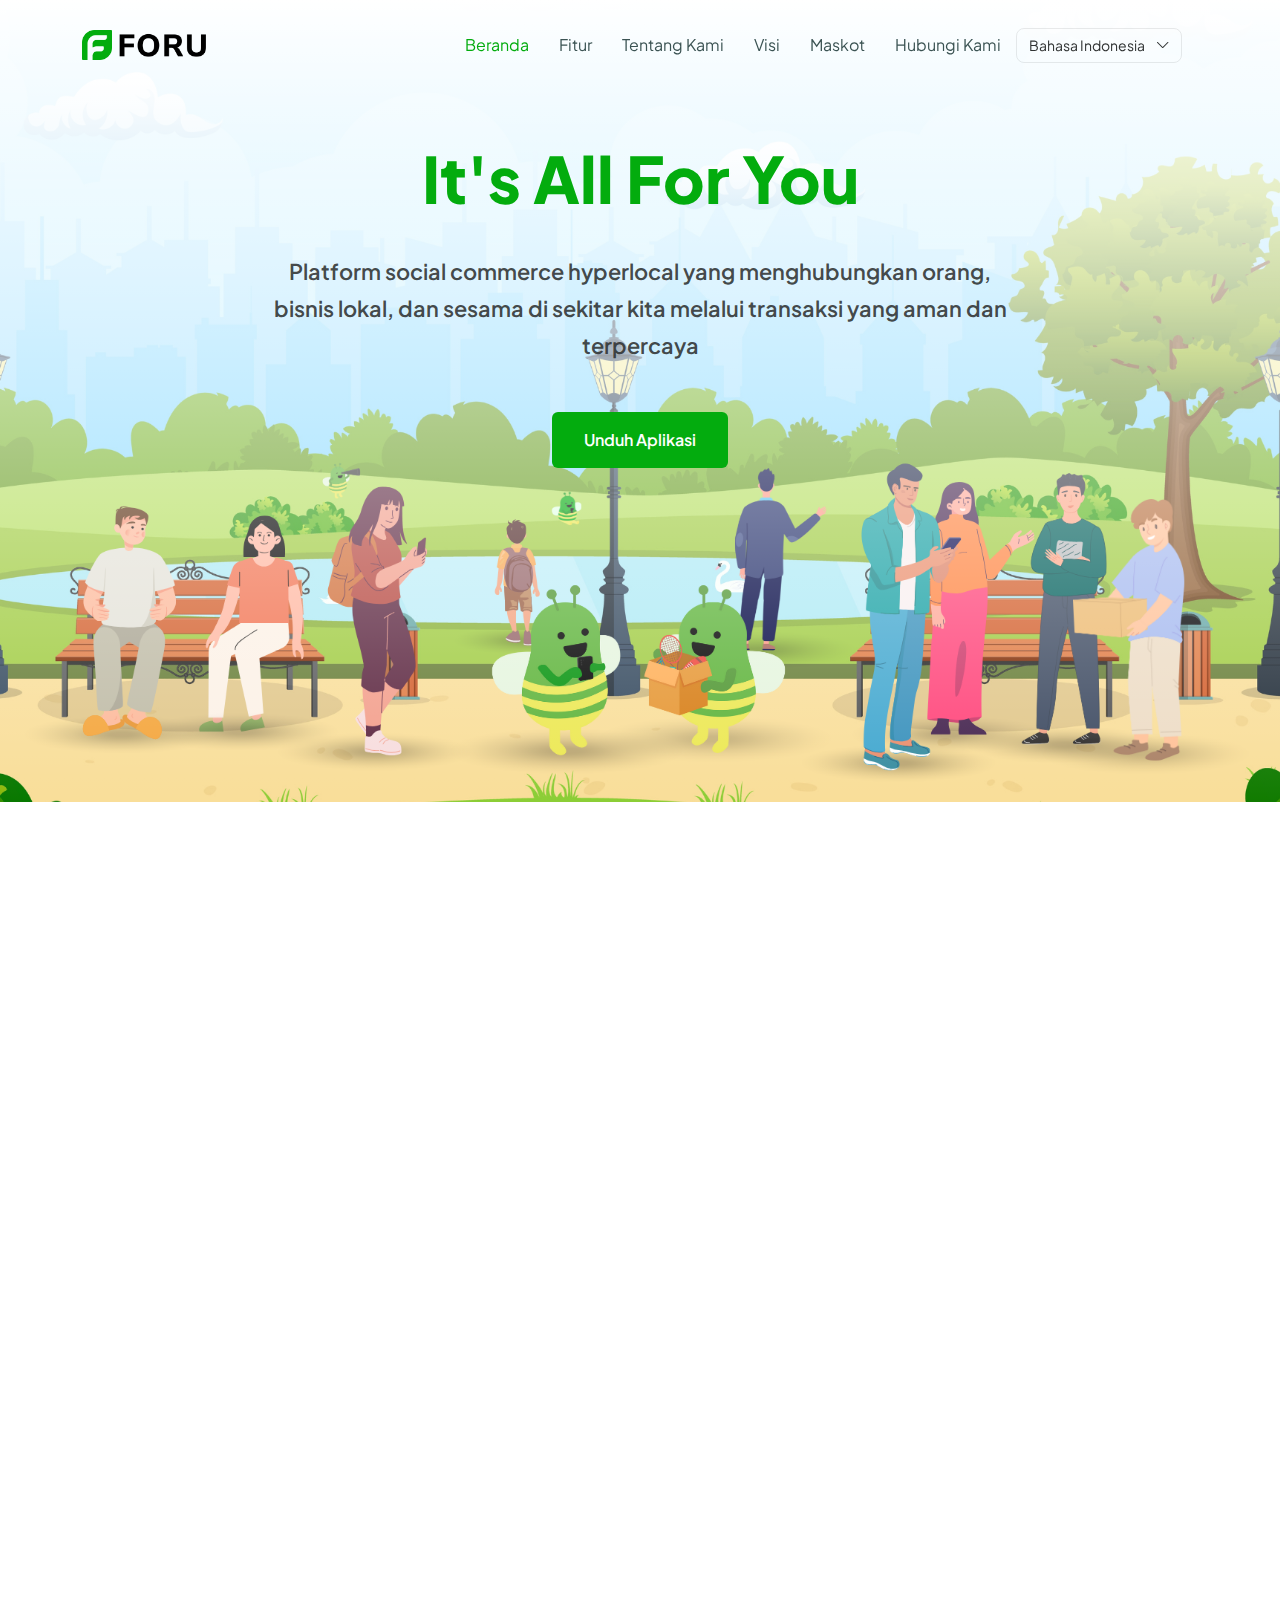
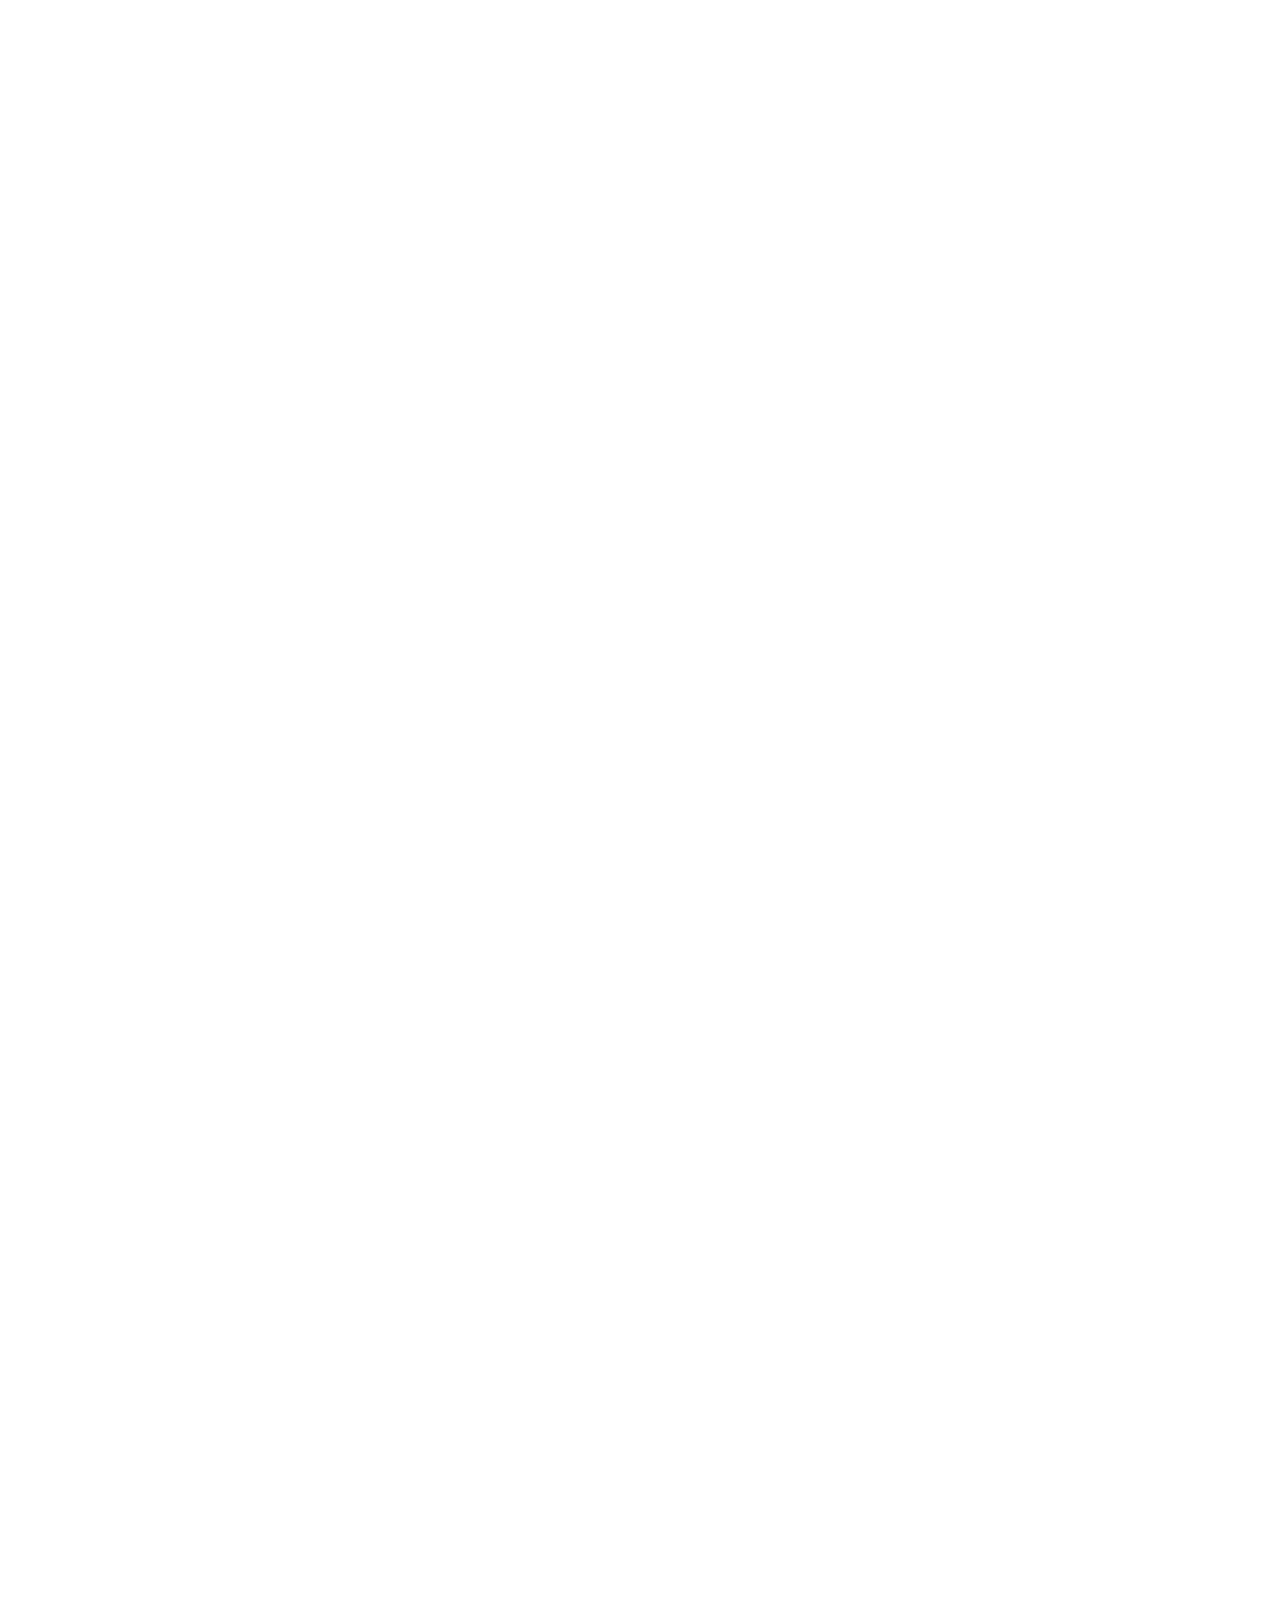
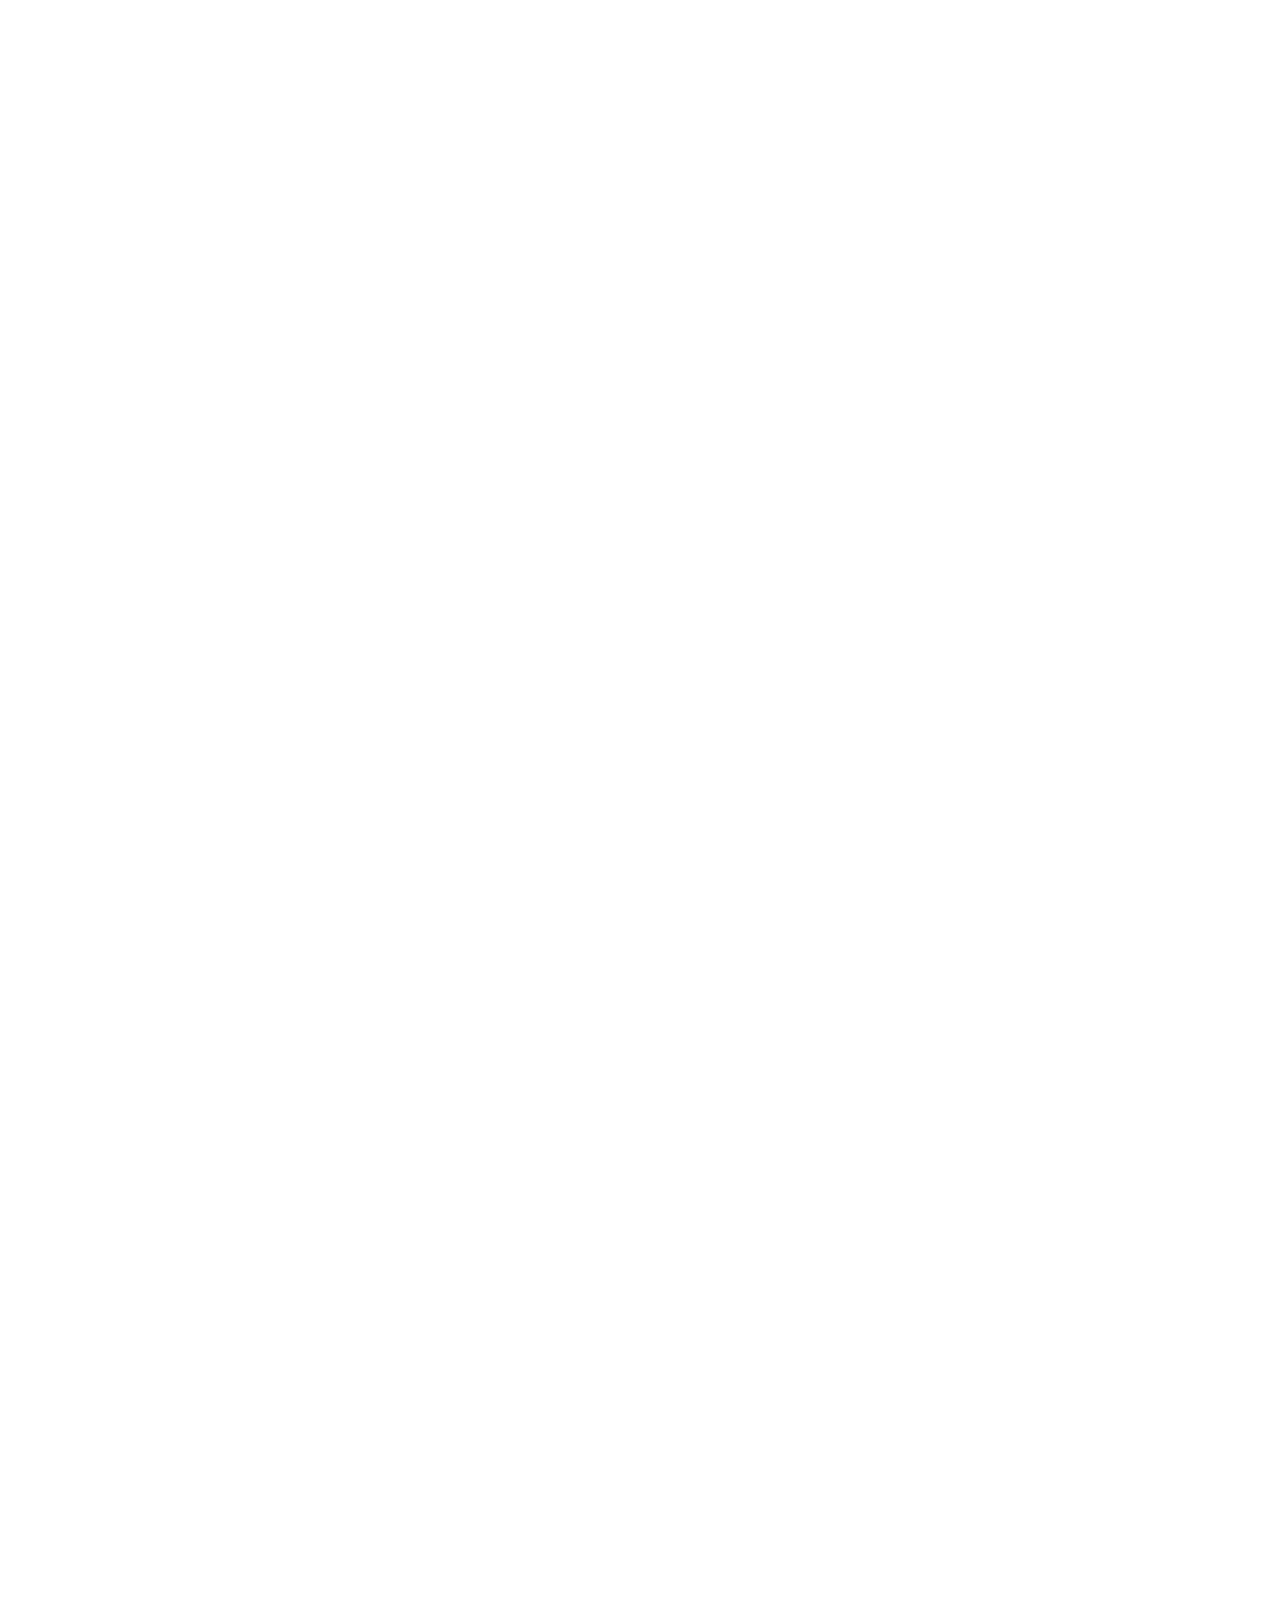
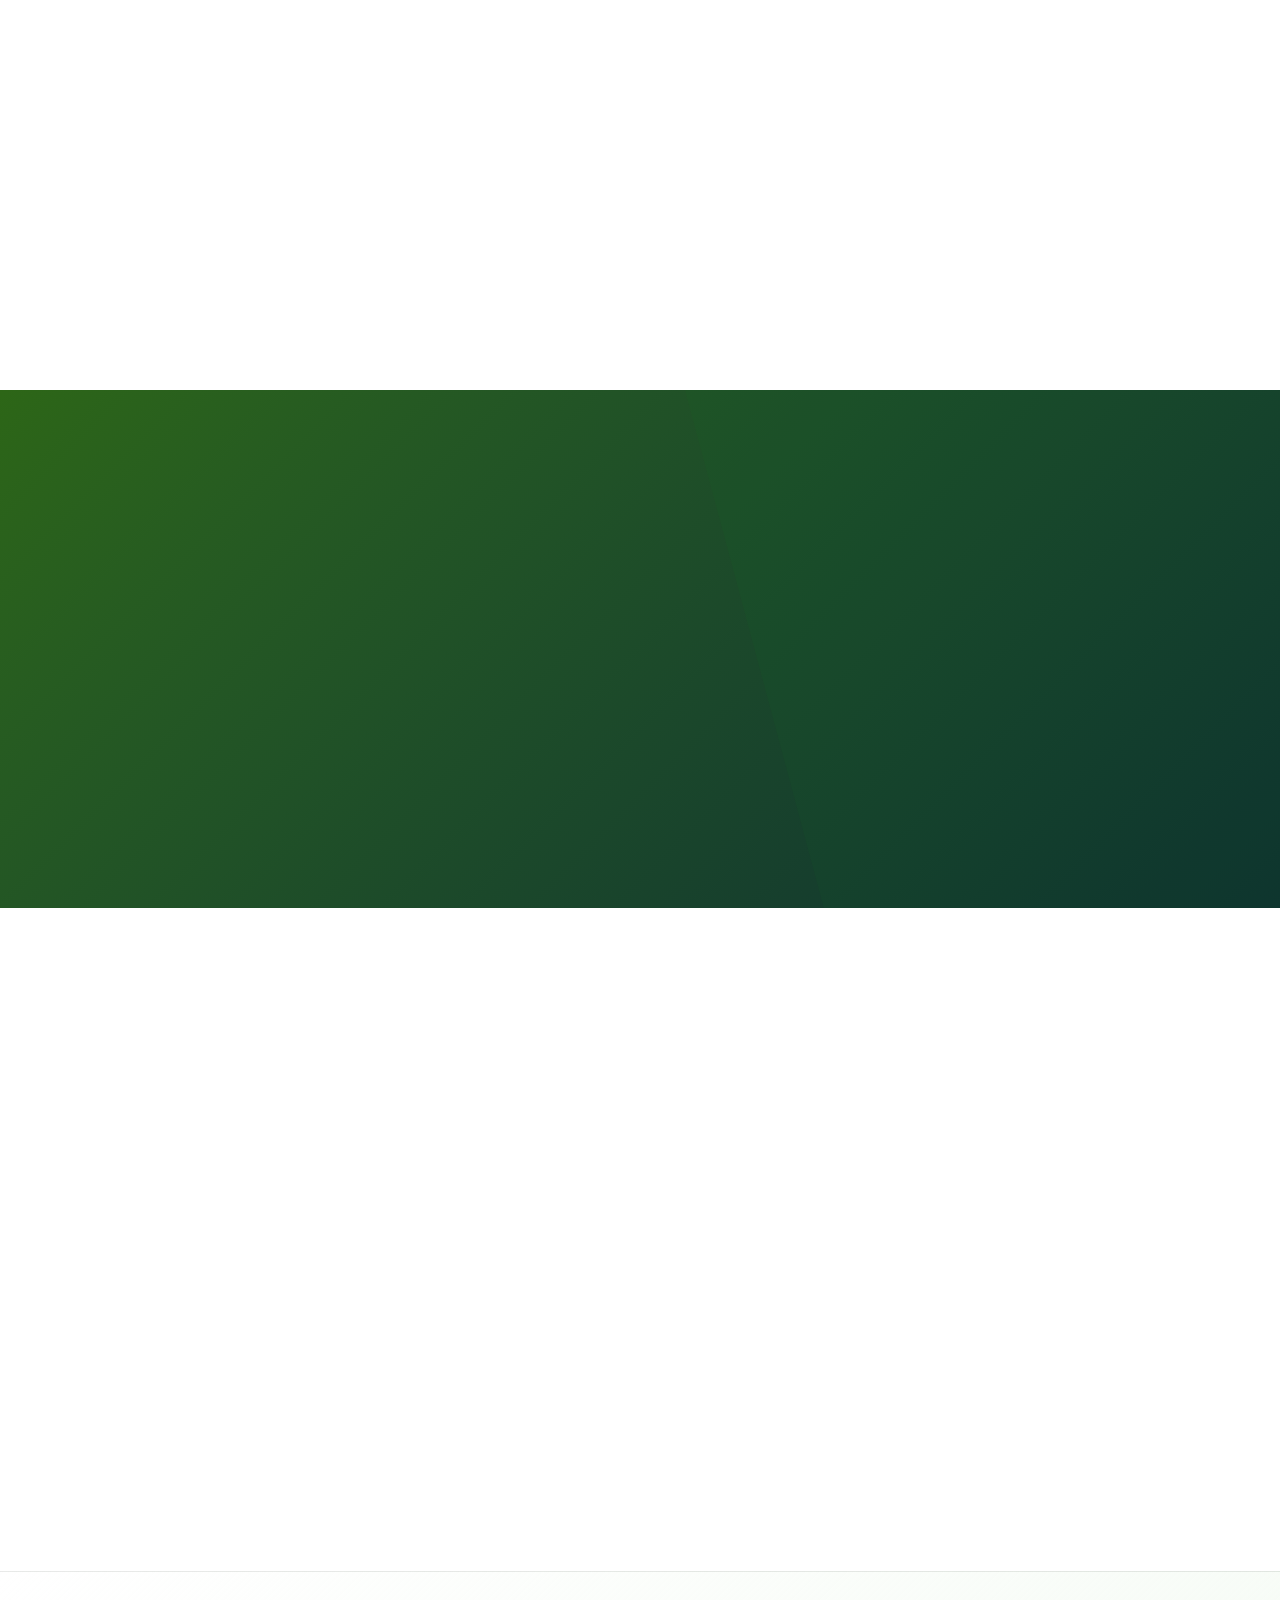
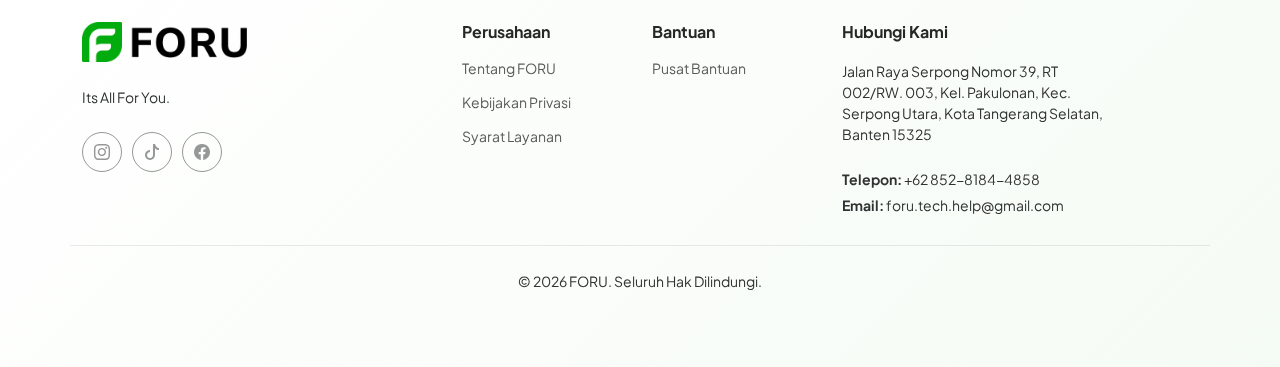
<file: index.html>
<!DOCTYPE html>
<html lang="en">

<head>
  <meta name="facebook-domain-verification" content="6kz661yl43kns40z52gsmoieehv7rq" />
  <meta charset="utf-8">
  <meta content="width=device-width, initial-scale=1.0" name="viewport">
  <title>FORU</title>
  <meta name="description" content="">
  <meta name="keywords" content="">

  <!-- Favicons -->
  <link href="assets/img/logofavicon.webp" rel="icon">
  <link href="assets/img/logofavicon.webp" rel="apple-touch-icon">


  <!-- Fonts -->
  <link rel="preconnect" href="https://fonts.googleapis.com">
  <link rel="preconnect" href="https://fonts.gstatic.com" crossorigin>
  <link href="https://fonts.googleapis.com/css2?family=Lilita+One&family=Plus+Jakarta+Sans:ital,wght@0,200..800;1,200..800&display=swap" rel="stylesheet">
  
  <!-- Vendor CSS Files -->
  <link href="assets/vendor/bootstrap/css/bootstrap.min.css" rel="stylesheet">
  <link href="assets/vendor/bootstrap-icons/bootstrap-icons.css" rel="stylesheet">
  <link href="assets/vendor/aos/aos.css" rel="stylesheet">
  <link href="assets/vendor/glightbox/css/glightbox.min.css" rel="stylesheet">
  <link href="assets/vendor/swiper/swiper-bundle.min.css" rel="stylesheet">

  <!-- Main CSS File -->
  <link href="assets/css/main.css" rel="stylesheet">
  


</head>

<body class="index-page">

  <header id="header" class="header d-flex align-items-center fixed-top">
   <div class="container position-relative d-flex align-items-center justify-content-between">

    <a href="index.html" class="logo d-flex align-items-center me-auto me-xl-0">
      <img src="assets/img/logo.webp" alt="FORU Logo">
    </a>

    <nav id="navmenu" class="navmenu">
      <ul>
        <li>
          <a 
            href="#hero" 
            class="active"
            data-id="Beranda"
            data-en="Home"
          >
            Home
          </a>
        </li>

        <li>
          <a 
            href="#Fitur"
            data-id="Fitur"
            data-en="Features"
          >
            Fitur
          </a>
        </li>

        <li>
          <a 
            href="#Tentangkami"
            data-id="Tentang Kami"
            data-en="About Us"
          >
            Tentang Kami
          </a>
        </li>

        <li>
          <a 
            href="#Visi"
            data-id="Visi"
            data-en="Vision"
          >
            Visi
          </a>
        </li>

        <li>
          <a 
            href="#Maskot"
            data-id="Maskot"
            data-en="Mascot"
          >
            Maskot
          </a>
        </li>

        <li>
          <a 
            href="#Hubungikami"
            data-id="Hubungi Kami"
            data-en="Contact Us"
          >
            Hubungi Kami
          </a>
        </li>

        <div class="mobile-menu-utility"> 
        <div class="language-switcher">
          <div class="select-wrapper">
            <select class="lang-dropdown">
              <option value="id">Bahasa Indonesia</option>
              <option value="en">English</option>
            </select>
            <i class="bi bi-chevron-down select-arrow"></i>
          </div>
        </div>
    </div>

      </ul>

      <i class="mobile-nav-toggle d-xl-none bi bi-list"></i>
    </nav>

     </div>
  </header>


  <main class="main">

    <!-- Hero Section -->
     <section id="hero" class="hero section">

  <div class="col-lg-7 order-2 order-lg-1 mx-auto text-center" data-aos="fade-right" data-aos-delay="200">
  <div class="hero-content">

    <h1 
      class="hero-title"
      data-id="It's All For You"
      data-en="It's All For You"
    >
      It's All For You
    </h1>

    <p 
      class="hero-description"
      data-id="Platform social commerce hyperlocal yang menghubungkan orang, bisnis lokal, dan sesama di sekitar kita melalui transaksi yang aman dan terpercaya"
      data-en="A hyperlocal social commerce platform that connects people, local businesses, and those around us through safe and trusted transactions"
    >
      Platform social commerce hyperlocal yang menghubungkan orang, bisnis lokal, 
      dan sesama di sekitar kita melalui transaksi yang aman dan terpercaya
    </p>

    <div class="hero-actions d-flex justify-content-center">
      <a 
        href="#call-to-action"
        class="btn-primary"
        data-id="Unduh Aplikasi"
        data-en="Download App"
      >
        Unduh Aplikasi
      </a>
    </div>

  </div>
</div>


</section>
    <!-- /Hero Section -->

  
<section id="Fitur" class="services section">

  <!-- Section Title -->
  <div class="container section-title" data-aos="fade-up">
    <h2
      data-id="Apa yang Membuat FORU Berbeda"
      data-en="What Makes FORU Different"
    >
      Apa yang Membuat FORU Berbeda
    </h2>
  </div><!-- End Section Title -->

  <div class="container" data-aos="fade-up" data-aos-delay="100">
  <div class="services-grid mt-5">
    <div class="row g-4">

      <div class="col-lg-4 col-md-6" data-aos="fade-up" data-aos-delay="300">
        <a href="#socialcommerce" class="service-card-link">
          <div class="service-card">
            <div class="card-number">
              <span><i class="bi bi-people"></i></span>
            </div>

            <div class="card-content">
              <h5 class="service-title">
                <span data-id="Menggabungkan Sosial & Commerce" data-en="Blending Social & Commerce">
                  Menggabungkan Sosial & Commerce
                </span>
              </h5>
              <p class="service-description-left"
                 data-id="FORU menjadi ruang interaksi di mana konten lokal, rekomendasi dari sesama di sekitar"
                 data-en="FORU becomes a space for interaction where local content and recommendations from those nearby">
                FORU menjadi ruang interaksi di mana konten lokal, rekomendasi dari sesama di sekitar
              </p>
            </div>
          </div>
        </a>
      </div>

      <!-- Service 1 -->
      <div class="col-lg-4 col-md-6" data-aos="fade-up" data-aos-delay="100">
        <a href="#safetransactions" class="service-card-link">
          <div class="service-card">
            <div class="card-number">
              <span><i class="bi bi-shield-check"></i></span>
            </div>

            <div class="card-content">
              <h5 class="service-title">
                <span data-id="Transaksi yang Aman" data-en="Safe Transactions">
                  Transaksi yang Aman
                </span>
              </h5>
              <p class="service-description-left"
                 data-id="Menciptakan lingkungan transaksi yang aman"
                 data-en="To create a safe transaction environment">
                Menciptakan lingkungan transaksi yang aman
              </p>
            </div>
          </div>
        </a>
      </div>

      <!-- Service 2 -->
      <div class="col-lg-4 col-md-6" data-aos="fade-up" data-aos-delay="200">
        <a href="#hyperlocal" class="service-card-link">
          <div class="service-card">
            <div class="card-number">
              <span><i class="bi bi-geo-alt"></i></span>
            </div>

            <div class="card-content">
              <h5 class="service-title">
                <span data-id="Hyperlocal (Radius ±10 km)" data-en="Hyperlocal (±10 km Radius)">
                  Hyperlocal (Radius ±10 km)
                </span>
              </h5>
              <p class="service-description-left"
                 data-id="Menciptakan pengalaman transaksi yang lebih personal"
                 data-en="To create a more personal transaction experience">
                Menciptakan pengalaman transaksi yang lebih personal
              </p>
            </div>
          </div>
        </a>
      </div>

    </div>
  </div>
</div>


</section>


<section id="socialcommerce" class="about section">

  <div class="container" data-aos="fade-up" data-aos-delay="100">

    <div class="row gy-1">

      <div class="col-lg-6" data-aos="fade-left" data-aos-delay="300">
        <div class="visual-section">
          <div class="main-image-container">
            <img
              src="assets/img/social.png"
              alt="Professional team collaboration"
              class="img-fluid main-visual"
            >
          </div>
        </div>
      </div>

      <div class="col-lg-6" data-aos="fade-right" data-aos-delay="200">
        <div class="content-wrapper-left">
          <div class="section-header">
            <h2
              data-id="Menggabungkan Sosial & Commerce"
              data-en="Blending Social & Commerce"
              >
              Menggabungkan Sosial & Commerce
            </h2>
          </div>

            <p
                class="service-description"
                data-id="FORU menggabungkan elemen sosial dan commerce dalam satu platform yang dirancang untuk mendukung interaksi nyata di tingkat lokal. Bukan sekadar tempat jual beli, FORU menjadi ruang interaksi di mana konten lokal, rekomendasi dari sesama di sekitar, dan percakapan antar pengguna berperan penting dalam membangun kepercayaan. Pendekatan ini menjadikan setiap transaksi lebih kontekstual, relevan, dan berangkat dari hubungan sosial yang nyata."
                data-en="FORU brings together social interaction and commerce in a single platform designed to support real-world interactions at the local level. More than just a marketplace, FORU becomes a space where local content, recommendations from those nearby, and conversations between users play an important role in building trust. This approach makes every transaction more contextual, relevant, and grounded in genuine social relationships."
              >
                FORU menggabungkan elemen sosial dan commerce dalam satu platform yang dirancang untuk mendukung interaksi nyata di tingkat lokal. Bukan sekadar tempat jual beli, FORU menjadi ruang interaksi di mana konten lokal, rekomendasi dari sesama di sekitar, dan percakapan antar pengguna berperan penting dalam membangun kepercayaan. Pendekatan ini menjadikan setiap transaksi lebih kontekstual, relevan, dan berangkat dari hubungan sosial yang nyata.
            </p>
        </div>
      </div>

    </div>

  </div>

</section>


<section id="safetransactions" class="about section">

  <div class="container" data-aos="fade-up" data-aos-delay="100">

    <div class="row gy-1">

      <div class="col-lg-6" data-aos="fade-right" data-aos-delay="200">
        <div class="content-wrapper">
          <div class="section-header">
            <h2
              data-id="Transaksi yang Aman"
              data-en="Safe Transactions"
            >
              Transaksi yang Aman
            </h2>
          </div>

            <p
                class="service-description"
                data-id="FORU menggunakan sistem escrow dan mekanisme verifikasi langsung untuk menciptakan lingkungan transaksi yang aman, khususnya pada transaksi lokal dan jual beli barang bekas. Dana ditahan sementara hingga kedua belah pihak menyelesaikan transaksi dengan baik, sehingga risiko penipuan dapat diminimalkan. Pendekatan ini memungkinkan pengguna bertransaksi dengan lebih tenang, membangun rasa percaya, dan mendorong interaksi langsung yang lebih sehat antar sesama di sekitar."
                data-en="FORU uses an escrow system and direct verification mechanisms to create a safe transaction environment, especially for local transactions and secondhand trading. Funds are temporarily held until both parties successfully complete the transaction, helping minimize the risk of fraud. This approach allows users to trade with greater peace of mind, build trust, and encourage healthier, more direct interactions among those around them."
              >
                FORU menggunakan sistem escrow dan mekanisme verifikasi langsung untuk menciptakan lingkungan transaksi yang aman, khususnya pada transaksi lokal dan jual beli barang bekas. Dana ditahan sementara hingga kedua belah pihak menyelesaikan transaksi dengan baik, sehingga risiko penipuan dapat diminimalkan. Pendekatan ini memungkinkan pengguna bertransaksi dengan lebih tenang, membangun rasa percaya, dan mendorong interaksi langsung yang lebih sehat antar sesama di sekitar.
            </p>
        </div>
      </div>

      <div class="col-lg-6" data-aos="fade-left" data-aos-delay="300">
        <div class="visual-section">
          <div class="main-image-container">
            <img
              src="assets/img/jualbeli.png"
              alt="Professional team collaboration"
              class="img-fluid main-visual"
            >
          </div>
        </div>
      </div>

    </div>

  </div>

</section>


<section id="hyperlocal" class="about section">

  <div class="container" data-aos="fade-up" data-aos-delay="100">

    <div class="row gy-1">

      <div class="col-lg-6" data-aos="fade-left" data-aos-delay="300">
        <div class="visual-section">
          <div class="main-image-container">
            <img
              src="assets/img/usahasekitar.png"
              alt="Professional team collaboration"
              class="img-fluid main-visual"
            >
          </div>
        </div>
      </div>

      <!-- Text Content -->
      <div class="col-lg-6" data-aos="fade-right" data-aos-delay="200">
        <div class="content-wrapper-left">
          <div class="section-header">
            <h2
              data-id="Hyperlocal (Radius ±10 km)"
              data-en="Hyperlocal (±10 km Radius)"
            >
              Hyperlocal (Radius ±10 km)
            </h2>
          </div>

            <p
              class="service-description"
              data-id="FORU menghubungkan pengguna dan pelaku UMKM dengan lingkungan terdekat mereka, sehingga setiap transaksi terjadi dalam konteks yang lebih relevan dan mudah dijangkau. Dengan fokus pada kedekatan lokasi dan sesama di sekitar, FORU membantu menciptakan pengalaman transaksi yang lebih personal, efisien, dan bermakna bagi kedua belah pihak."
              data-en="FORU connects users and small local businesses with their immediate surroundings, ensuring that every transaction takes place in a more relevant and accessible context. By focusing on location proximity and those around them, FORU helps create transaction experiences that are more personal, efficient, and meaningful for both sides."
            >
              FORU menghubungkan pengguna dan pelaku UMKM dengan lingkungan terdekat mereka, sehingga setiap transaksi terjadi dalam konteks yang lebih relevan dan mudah dijangkau. Dengan fokus pada kedekatan lokasi dan sesama di sekitar, FORU membantu menciptakan pengalaman transaksi yang lebih personal, efisien, dan bermakna bagi kedua belah pihak.
            </p>

        </div>
      </div>

    </div>

  </div>

</section>


    <!-- About Section -->
<section id="Tentangkami" class="about section">

  <div class="container" data-aos="fade-up" data-aos-delay="100">

    <div class="row gy-1">

      <!-- Text Content -->
      <div class="col-lg-7" data-aos="fade-right" data-aos-delay="200">
        <div class="content-wrapper">
          <div class="section-header">
            <h2
              data-id="Tentang FORU"
              data-en="About FORU"
            >
              Tentang FORU
            </h2>
          </div>

          <p
            class="description-text"
            data-id="FORU lahir dari keyakinan bahwa transaksi bukan sekadar aktivitas jual beli, melainkan bagian dari hubungan sosial antar manusia. Sebelum transaksi terjadi, selalu ada proses berbagi informasi, komunikasi, dan pembangunan kepercayaan."
            data-en="FORU was born from the belief that transactions are not merely buying and selling activities, but part of social relationships between people. Before a transaction happens, there is always a process of information sharing, communication, and trust-building."
          >
            FORU lahir dari keyakinan bahwa transaksi bukan sekadar aktivitas jual beli, 
            melainkan bagian dari hubungan sosial antar manusia. Sebelum transaksi terjadi, 
            selalu ada proses berbagi informasi, komunikasi, dan pembangunan kepercayaan.
          </p>

          <p
            class="description-text"
            data-id="FORU berangkat dari pengamatan terhadap perilaku masyarakat dalam berinteraksi dan bertransaksi di ruang digital. FORU melihat bahwa pendekatan sosial merupakan kunci utama dalam membangun transaksi yang sehat dan berkelanjutan, khususnya untuk transaksi lokal dan barang bekas. Oleh karena itu, FORU dikembangkan dengan menempatkan interaksi, kepercayaan, dan kedekatan komunitas sebagai fondasi utama platform."
            data-en="FORU is built on observations of how people interact and transact in digital spaces. We believe that a social-first approach is key to creating healthy and sustainable transactions, especially for local and secondhand exchanges. For this reason, FORU is designed with interaction, trust, and community proximity as the foundation of the platform."
          >
            FORU berangkat dari pengamatan terhadap perilaku masyarakat dalam berinteraksi dan bertransaksi di ruang digital. 
            FORU melihat bahwa pendekatan sosial merupakan kunci utama dalam membangun transaksi yang sehat dan berkelanjutan, 
            khususnya untuk transaksi lokal dan barang bekas. Oleh karena itu, FORU dikembangkan dengan menempatkan interaksi, 
            kepercayaan, dan kedekatan komunitas sebagai fondasi utama platform.
          </p>

          <p
            class="description-text"
            data-id="FORU dikembangkan oleh PT Foru Teknologi Inovasi dengan filosofi “For You” bahwa teknologi harus dirancang untuk benar-benar melayani pengguna. Pengguna menjadi pusat setiap keputusan produk melalui pendekatan user-centric."
            data-en="FORU is developed by PT Foru Teknologi Inovasi with the philosophy of “For You,” meaning technology should be designed to truly serve users. Users are at the center of every product decision through a user-centric approach."
          >
            FORU dikembangkan oleh PT Foru Teknologi Inovasi dengan filosofi “For You” bahwa 
            teknologi harus dirancang untuk benar-benar melayani pengguna. Di FORU, pengguna 
            bukan sekadar target pasar, melainkan pusat dari setiap keputusan produk. Seluruh 
            fitur dikembangkan dengan pendekatan user-centric, berfokus pada pengalaman pengguna, 
            relevansi kebutuhan sehari-hari, dan nilai praktis yang dapat dirasakan secara nyata.
          </p>

        </div>
      </div>

      <!-- Visual -->
      <div class="col-lg-5" data-aos="fade-left" data-aos-delay="300">
        <div class="visual-section">
          <div class="main-image-container">
            <img
              src="assets/img/imghero.png"
              alt="Professional team collaboration"
              class="img-fluid main-visual"
            >
          </div>
        </div>
      </div>

    </div>

  </div>

</section>

    <!-- /About Section -->


    <!-- About Section -->
     <section id="Visi" class="about section">

  <div class="container" data-aos="fade-up" data-aos-delay="100">

    <div class="row gy-8">

      <!-- Visual -->
      <div class="col-lg-5" data-aos="fade-left" data-aos-delay="300">
        <div class="visual-section">
          <div class="main-image-container">
            <img
              src="assets/img/dreamforu.png"
              alt="FORU future vision illustration"
              class="img-fluid main-visual"
            >
          </div>
        </div>
      </div>

      <!-- Content -->
      <div class="col-lg-7" data-aos="fade-right" data-aos-delay="200">
        <div class="content-wrapper-left">
          <div class="section-header">
            <h2
              data-id="Visi masa depan"
              data-en="FORU’s Dream and Vision"
            >
              Visi masa depan
            </h2>
          </div>

          <p
            class="description-text-bold"
            data-id="FORU bermimpi untuk berakar kuat di Indonesia, tumbuh di Asia, dan menjadi perusahaan digital yang bermakna secara global."
            data-en="FORU envisions itself to be deeply rooted in Indonesia, growing across Asia, and becoming a globally meaningful digital company."
          >
            FORU bermimpi untuk berakar kuat di Indonesia, tumbuh di Asia, dan menjadi perusahaan digital yang bermakna secara global.
          </p>

          <p
            class="description-text-bold"
            data-id="FORU ingin menjadi platform yang selalu dibutuhkan, yang menyatu dengan kehidupan sosial, menjembatani C2C dan B2C, serta menghadirkan nilai nyata yang berkelanjutan bagi masyarakat."
            data-en="FORU aims to become an essential platform that integrates into social life, bridges C2C and B2C interactions, and delivers sustainable, real-world value to society."
          >
            FORU ingin menjadi platform yang selalu dibutuhkan, yang menyatu dengan kehidupan sosial, menjembatani C2C dan B2C, serta menghadirkan nilai nyata yang berkelanjutan bagi masyarakat.
          </p>

        </div>
      </div>

    </div>

  </div>

</section>

    <!-- /About Section -->


    <!-- About Section -->
  <section id="Maskot" class="about section">

  <div class="container" data-aos="fade-up" data-aos-delay="100">

    <div class="row gy-1">

      <!-- Content -->
      <div class="col-lg-7" data-aos="fade-right" data-aos-delay="200">
        <div class="content-wrapper">
          <div class="section-header">
            <h2
              data-id="Makna di Balik Maskot FORU"
              data-en="The Meaning Behind FORU’s Mascot"
            >
              Makna di Balik Maskot FORU
            </h2>
          </div>

          <p
            class="description-text"
            data-id="Strategi kami dalam memenangkan hati pengguna adalah dengan selalu selaras dengan semangat zaman dan perkembangan tren. Kami memilih untuk merepresentasikan citra yang muda, ceria, ramah, dan bermanfaat melalui karakter seekor lebah."
            data-en="Our strategy to win users’ hearts is to stay aligned with the spirit of the times and evolving trends. We chose to represent a youthful, cheerful, friendly, and meaningful image through the character of a bee."
          >
            Strategi kami dalam memenangkan hati pengguna adalah dengan selalu selaras dengan 
            semangat zaman dan perkembangan tren. Kami memilih untuk merepresentasikan citra 
            yang muda, ceria, ramah, dan bermanfaat melalui karakter seekor lebah.
          </p>

          <p
            class="description-text"
            data-id="Di alam, hanya sedikit makhluk yang memiliki peran sepenting lebah dalam menjaga keseimbangan ekosistem. Meski berukuran kecil, dampaknya sangat besar. Lebah berperan penting dalam proses penyerbukan dan produksi pangan, serta menjaga keberagaman hayati. Jika lebah menghilang, banyak buah dan sayuran yang kita konsumsi juga akan hilang, bahkan berpotensi menyebabkan runtuhnya ekosistem secara luas. Lebah bergerak cepat, berkomunikasi secara efisien, dan menciptakan nilai melalui kolaborasi yang tidak dapat dihasilkan oleh individu secara terpisah."
            data-en="In nature, few creatures play a role as vital as bees in maintaining ecosystem balance. Despite their small size, their impact is enormous. Bees are essential to pollination and food production, and they help preserve biodiversity. Without bees, many fruits and vegetables we rely on would disappear, potentially leading to widespread ecosystem collapse. Bees move quickly, communicate efficiently, and create value through collaboration that cannot be achieved individually."
          >
            Di alam, hanya sedikit makhluk yang memiliki peran sepenting lebah dalam menjaga 
            keseimbangan ekosistem. Meski berukuran kecil, dampaknya sangat besar. 
            Lebah berperan penting dalam proses penyerbukan dan produksi pangan, 
            serta menjaga keberagaman hayati. Jika lebah menghilang, banyak buah 
            dan sayuran yang kita konsumsi juga akan hilang, bahkan berpotensi 
            menyebabkan runtuhnya ekosistem secara luas. Lebah bergerak cepat, 
            berkomunikasi secara efisien, dan menciptakan nilai melalui 
            kolaborasi nilai yang tidak dapat dihasilkan oleh individu secara terpisah.
          </p>

          <p
            class="description-text"
            data-id="Terinspirasi dari prinsip-prinsip lebah, FORU membantu pengguna menemukan barang bekas, toko lokal, layanan, dan komunitas dalam radius 10 km. Setiap interaksi kecil memiliki makna, dan setiap unggahan, percakapan, serta transaksi menjadi “madu” yang menciptakan nilai sosial dan ekonomi baru di dalam komunitas lokal. Pelajaran terbesar dari lebah adalah bahwa nilai terkuat lahir dari hubungan. FORU membawa prinsip ini ke dunia digital untuk memulihkan koneksi hyperlocal yang cepat, aman, dan bermakna."
            data-en="Inspired by the principles of bees, FORU helps users discover secondhand items, local stores, services, and communities within a 10 km radius. Every small interaction matters, and every post, conversation, and transaction becomes “honey” that creates new social and economic value within local communities. The greatest lesson from bees is that the strongest value is born from relationships. FORU brings this principle into the digital world to restore fast, safe, and meaningful hyperlocal connections."
          >
            Terinspirasi dari prinsip-prinsip lebah, FORU membantu pengguna menemukan barang bekas, 
            toko lokal, layanan, dan komunitas dalam radius 10 km. Setiap interaksi kecil 
            memiliki makna, dan setiap unggahan, percakapan, serta transaksi menjadi “madu” 
            yang menciptakan nilai sosial dan ekonomi baru di dalam komunitas lokal. 
            Pelajaran terbesar yang kami ambil dari lebah adalah bahwa nilai terkuat 
            lahir dari hubungan. FORU menerapkan prinsip ini ke dalam dunia digital. 
            Di era yang semakin dipenuhi anonimitas dan keterputusan, FORU hadir untuk 
            memulihkan koneksi hyperlocal yang cepat, aman, dan bermakna.
          </p>

        </div>
      </div>

      <!-- Visual -->
      <div class="col-lg-5" data-aos="fade-left" data-aos-delay="300">
        <div class="visual-section">
          <div class="main-image-container">
            <img
              src="assets/img/maskotforu.png"
              alt="FORU mascot illustration"
              class="img-fluid main-visual"
            >
          </div>
        </div>
      </div>

    </div>

  </div>

</section>

    <!-- /About Section -->
    


<section id="call-to-action" class="call-to-action section dark-background">

  <div class="container" data-aos="fade-up" data-aos-delay="100">

    <div class="row align-items-lg-center">

      <!-- Visual -->
      <div class="col-lg-5 order-lg-1" data-aos="fade-left" data-aos-delay="200">
        <div class="image-wrapper position-relative">
          <img
            src="assets/img/download_app.png"
            alt="FORU secure transaction illustration"
            class="img-fluid main-image"
          >
        </div>
      </div>

      <!-- Content -->
      <div class="col-lg-7" data-aos="fade-right" data-aos-delay="100">
        <div class="content-area">

          <h2
            data-id="Unduh sekarang"
            data-en="Download Now"
          >
            Unduh sekarang
          </h2>

          <p
            data-id="Transaksi Lebih Aman, Lebih Dekat"
            data-en="Safer Transactions, Closer Connections."
          >
            Transaksi Lebih Aman, Lebih Dekat
          </p>

          <div class="cta-wrapper">
            <a
              href="https://play.google.com/store/apps/details?id=com.foru.ecommerce&hl=id"
              target="_blank"
            >
              <img
                src="assets/img/appforuqrcode.png"
                height="180"
              >
            </a>
          </div>

          <div class="cta-wrapper">
            <a
              href="https://play.google.com/store/apps/details?id=com.foru.ecommerce&hl=id"
              target="_blank"
            >
              <img
                src="assets/img/playstore.webp"
                alt="Get it on Google Play"
                height="52"
              >
            </a>
            <!--
            <a href="https://apps.apple.com/app/id123456789" target="_blank" style="margin-left: 12px;">
              <img src="assets/img/appstore.webp" alt="Download on the App Store" height="48">
            </a>
            -->
          </div>

        </div>
      </div>

    </div>

  </div>

</section>

    

<section id="Hubungikami" class="pricing section">

  <!-- Section Title -->
  <div class="container section-title" data-aos="fade-up">
    <h2
      data-id="Hubungi Kami"
      data-en="Contact Us"
    >
      Hubungi Kami
    </h2>
  </div><!-- End Section Title -->

  <div class="container" data-aos="fade-up" data-aos-delay="100">

    <div class="row gy-4">

      <!-- FORU Care -->
      <div class="col-lg-6" data-aos="fade-up" data-aos-delay="200">
        <article class="price-card h-100">

          <div class="card-head">
            <div class="icon mb-4">
              <img
                src="assets/img/infocs.png"
                alt="FORU Care Support"
                style="height: 150px; border-radius: 20px;"
              >

            </div>

            <h3
              class="title"
              data-id="Pusat Bantuan"
              data-en="Help Center"
            >
              Pusat bantuan
            </h3>

            <p
              class="subtitle"
              data-id="Jika Anda memiliki pertanyaan seputar transaksi atau membutuhkan bantuan lainnya, hubungi FORU Care di sini!"
              data-en="If you have questions about transactions or need any assistance, contact FORU Care here!"
            >
              Jika Anda memiliki pertanyaan seputar transaksi atau membutuhkan bantuan lainnya, hubungi FORU Care di sini!
            </p>
          </div>

          <div class="cta">
            <a
              href="foru-care.html"
              class="btn btn-choose w-10"
              data-id="Buka FORU Care"
              data-en="Open FORU Care"
            >
              Buka Foru Care
            </a>
          </div>

        </article>
      </div>

      <!-- Office Info -->
      <div class="col-lg-6" data-aos="fade-up" data-aos-delay="300">
        <article class="price-card h-100">

          <div class="card-head">

            <h3
              class="title"
              data-id="Alamat Kantor"
              data-en="Office Address"
            >
              Alamat Kantor
            </h3>

            <p class="subtitle">
              Jalan Raya Serpong Nomor 39, RT 002/RW. 003, Kel. Pakulonan,  
              Kec. Serpong Utara, Kota Tangerang Selatan,  
              Banten 15325
            </p>

            <h3 class="title">Email</h3>
            <p class="subtitle">foru.tech.help@gmail.com</p>

            <h3
              class="title"
              data-id="Telepon"
              data-en="Phone"
            >
              Phone
            </h3>

            <p class="subtitle">+62 852-8184-4858</p>

          </div>

        </article>
      </div>

    </div>

  </div>

</section>



  </main>

<footer id="footer" class="footer position-relative light-background">

  <div class="container footer-top">
    <div class="row gy-4">

      <!-- ABOUT -->
      <div class="col-lg-4 col-md-12 footer-about">
        <a href="index.html" class="logo d-flex align-items-center">
          <img src="assets/img/logo.webp" alt="FORU Logo">
        </a>

        <p
          data-id="Its All For You."
          data-en="Its All For You."
        >
          Its All For You.
        </p>

        <div class="social-links d-flex mt-4">
          <a href="https://www.instagram.com/foruofficial_id/" target="_blank">
            <i class="bi bi-instagram"></i>
          </a>
          <a href="https://www.tiktok.com/@foruofficial_id" target="_blank">
            <i class="bi bi-tiktok"></i>
          </a>
          <a href="https://www.facebook.com/people/FORU/61585422803895/" target="_blank">
            <i class="bi bi-facebook"></i>
          </a>
        </div>
      </div>

      <!-- COMPANY -->
      <div class="col-lg-2 col-6 footer-links">
        <h4
          data-id="Perusahaan"
          data-en="Company"
        >
          Perusahaan
        </h4>
        <ul>
          <li>
            <a
              href="#Tentangkami"
              data-id="Tentang FORU"
              data-en="About FORU"
            >
              Tentang FORU
            </a>
          </li>
          <li>
            <a
              href="kebijakanprivasi.html"
              data-id="Kebijakan Privasi"
              data-en="Privacy Policy"
            >
              Kebijakan Privasi
            </a>
          </li>
          <li>
            <a
              href="syaratlayanan.html"
              data-id="Syarat Layanan"
              data-en="Terms of Service"
            >
              Syarat Layanan
            </a>
          </li>
        </ul>
      </div>

      <!-- HELP -->
      <div class="col-lg-2 col-6 footer-links">
        <h4
          data-id="Bantuan"
          data-en="Support"
        >
          Bantuan
        </h4>
        <ul>
          <li>
            <a
              href="foru-care.html"
              target="_blank"
              data-id="Pusat Bantuan"
              data-en="Help Center"
            >
              Pusat Bantuan
            </a>
          </li>
        </ul>
      </div>

      <!-- CONTACT -->
      <div class="col-lg-3 col-md-12 footer-contact text-center text-md-start">
        <h4
          data-id="Hubungi Kami"
          data-en="Contact Us"
        >
          Hubungi Kami
        </h4>

        <p>
          Jalan Raya Serpong Nomor 39, RT 002/RW. 003,  
          Kel. Pakulonan, Kec. Serpong Utara,  
          Kota Tangerang Selatan, Banten 15325
        </p>

        <p class="mt-4">
          <strong
            data-id="Telepon:"
            data-en="Phone:"
          >
            Telepon:
          </strong>
          <span>+62 852-8184-4858</span>
        </p>

        <p>
          <strong>Email:</strong>
          <span>foru.tech.help@gmail.com</span>
        </p>
      </div>

    </div>
  </div>

  <div class="container copyright text-center mt-4">
  <p id="copyright-text"></p>
</div>

</footer>





  <!-- Scroll Top -->
  <a href="#" id="scroll-top" class="scroll-top d-flex align-items-center justify-content-center"><i class="bi bi-arrow-up-short"></i></a>

  <!-- Vendor JS Files -->
  <script src="assets/vendor/bootstrap/js/bootstrap.bundle.min.js"></script>
  <script src="assets/vendor/php-email-form/validate.js"></script>
  <script src="assets/vendor/aos/aos.js"></script>
  <script src="assets/vendor/glightbox/js/glightbox.min.js"></script>
  <script src="assets/vendor/swiper/swiper-bundle.min.js"></script>
  <script src="assets/vendor/purecounter/purecounter_vanilla.js"></script>

  <!-- Main JS File -->
  <script src="assets/js/main.js"></script>

</body>

</html>
</file>
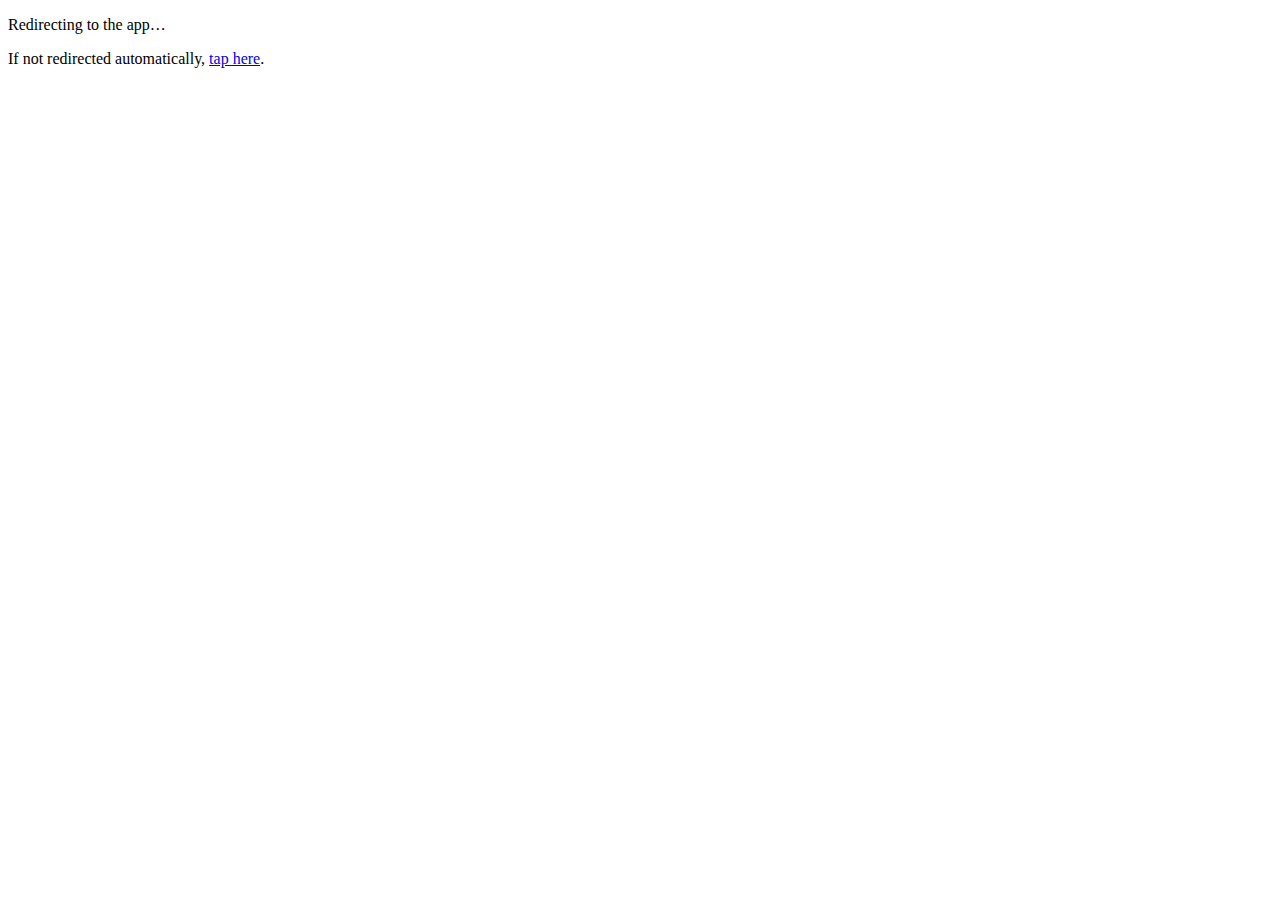
<file: app/index.html>
<!DOCTYPE html>
<html lang="en">
<head>
  <meta charset="utf-8" />
  <title>FORU</title>
  <meta name="viewport" content="width=device-width, initial-scale=1.0" />
  <script>
    window.onload = function() {

      const packageName = "com.foru.ecommerce";
      const intentURL = `intent://app#Intent;scheme=https;package=${packageName};end`;

      window.location.replace(intentURL);

  
      setTimeout(function() {
        window.location = `https://play.google.com/store/apps/details?id=${packageName}`;
      }, 1500);
    };
  </script>
</head>
<body>
  <p>Redirecting to the app…</p>
  <p>If not redirected automatically, <a href="https://play.google.com/store/apps/details?id=com.foru.ecommerce">tap here</a>.</p>
</body>
</html>
</file>
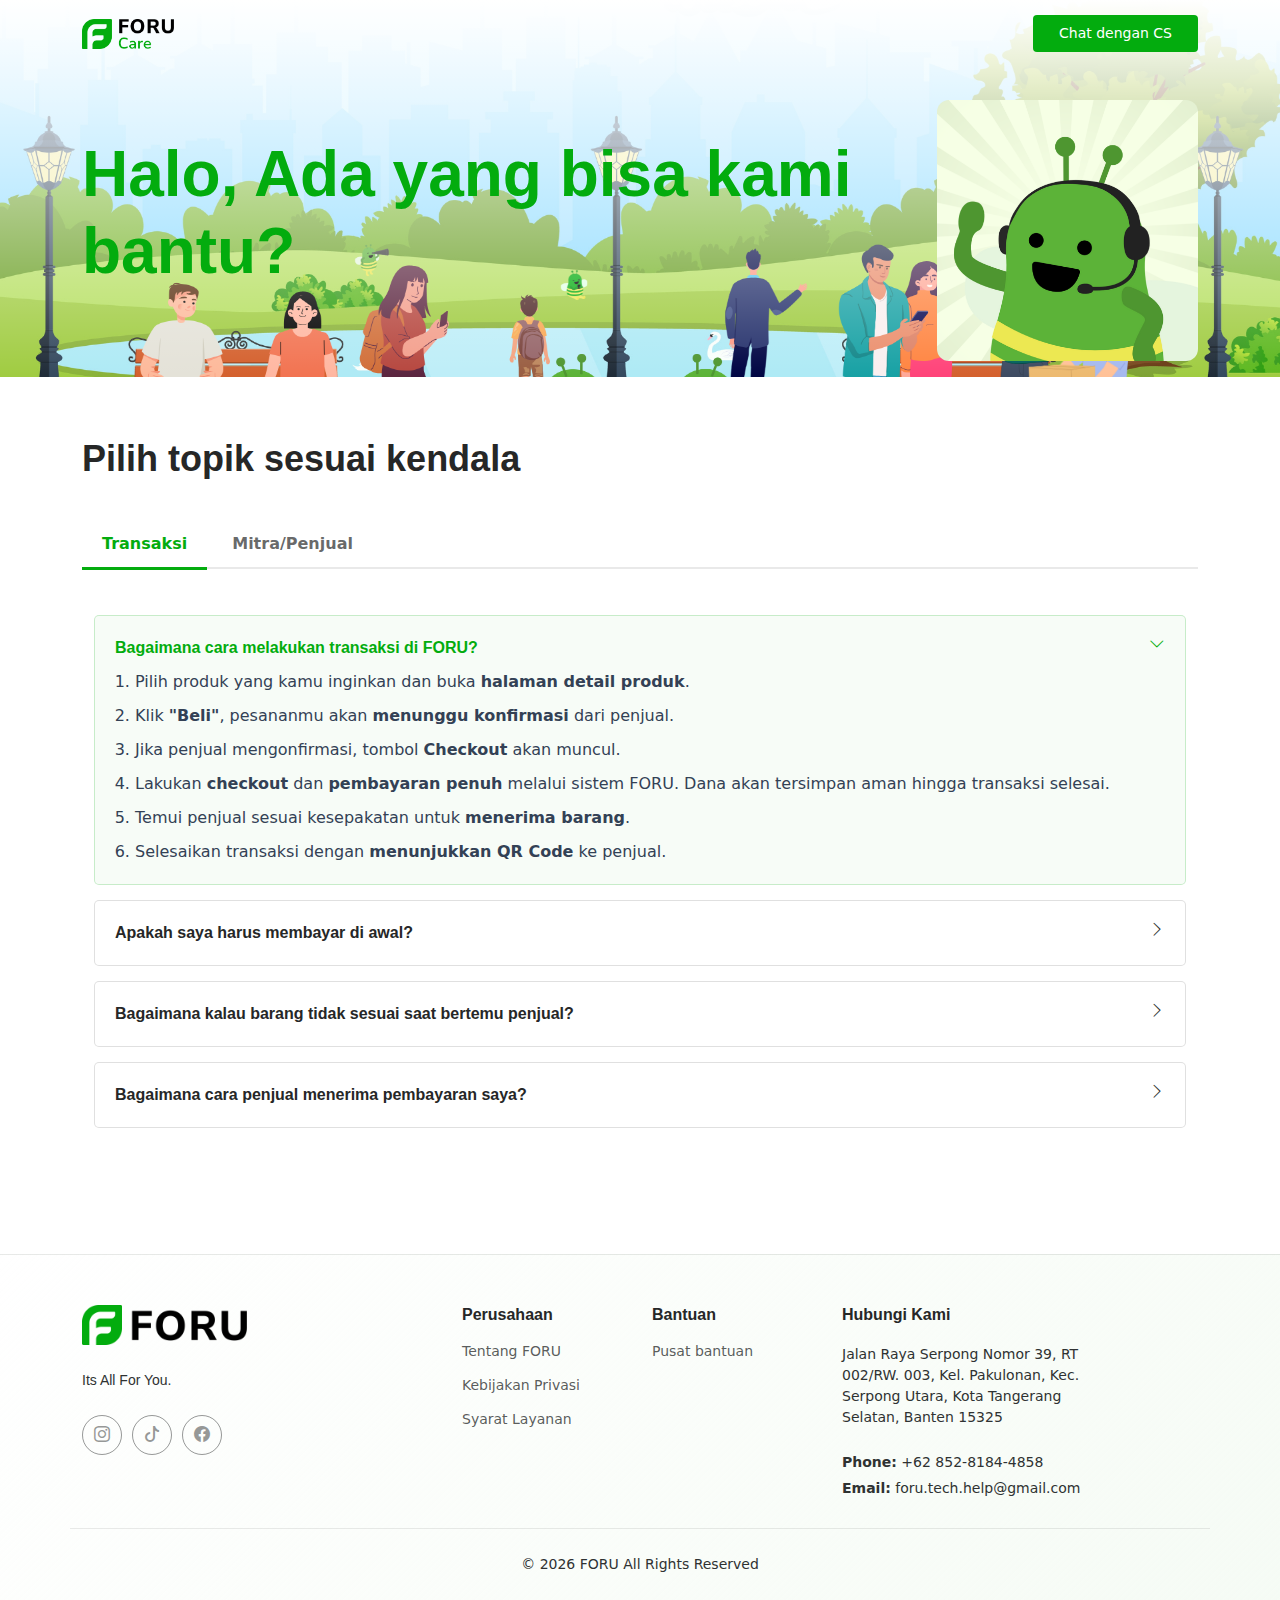
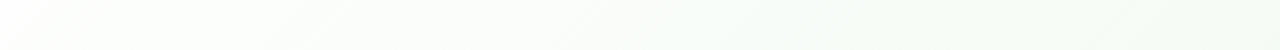
<file: foru-care.html>
<!DOCTYPE html>
<html lang="en">

<head>
  <meta charset="utf-8">
  <meta content="width=device-width, initial-scale=1.0" name="viewport">
  <title>FORU</title>
  <meta name="description" content="">
  <meta name="keywords" content="">

  <!-- Favicons -->
  <link href="assets/img/logofavicon.webp" rel="icon">
  <link href="assets/img/logofavicon.webp" rel="apple-touch-icon">

  <!-- Fonts -->
  <link href="https://fonts.googleapis.com" rel="preconnect">
  <link href="https://fonts.gstatic.com" rel="preconnect" crossorigin>
  <link href="https://fonts.googleapis.com/css2?family=Roboto:ital,wght@0,100;0,300;0,400;0,500;0,700;0,900;1,100;1,300;1,400;1,500;1,700;1,900&family=Ubuntu:ital,wght@0,300;0,400;0,500;0,700;1,300;1,400;1,500;1,700&family=Rubik:ital,wght@0,300;0,400;0,500;0,600;0,700;0,800;0,900;1,300;1,400;1,500;1,600;1,700;1,800;1,900&display=swap" rel="stylesheet">

  <!-- Vendor CSS Files -->
  <link href="assets/vendor/bootstrap/css/bootstrap.min.css" rel="stylesheet">
  <link href="assets/vendor/bootstrap-icons/bootstrap-icons.css" rel="stylesheet">
  <link href="assets/vendor/aos/aos.css" rel="stylesheet">
  <link href="assets/vendor/glightbox/css/glightbox.min.css" rel="stylesheet">
  <link href="assets/vendor/swiper/swiper-bundle.min.css" rel="stylesheet">

  <!-- Main CSS File -->
  <link href="assets/css/main.css" rel="stylesheet">


</head>

<body class="index-page">

  <header id="header" class="header d-flex align-items-center fixed-top">
    <div class="container position-relative d-flex align-items-center justify-content-between">

      <a href="foru-care.html" class="logo d-flex align-items-center me-auto me-xl-0">
        <!-- Uncomment the line below if you also wish to use an image logo -->
        <img src="assets/img/logoforucare.webp" alt="">
      </a>

      <!-- <nav id="navmenu" class="navmenu">
        <ul>
          <li><a href="index.html#hero" class="active">Home</a></li>
          <li><a href="index.html#Fitur">Fitur</a></li>
          <li><a href="index.html#Carakerjaforu">Cara kerja</a></li>
          <li><a href="index.html#Tentangkami">Tentang Kami</a></li>
          <li><a href="index.html#Hubungikami">Hubungi Kami</a></li>
        </ul>
        <i class="mobile-nav-toggle d-xl-none bi bi-list"></i>
      </nav> -->

      <a class="btn-getstarted" href="#">Chat dengan CS</a>

    </div>
  </header>

  <main class="main">

    <!-- Hero Section -->
    <section id="hero" class="hero alt">

      <div class="container" data-aos="fade-up" data-aos-delay="100">

        <div class="row align-items-center">

          <div class="col-lg-9 order-2 order-lg-1" data-aos="fade-right" data-aos-delay="200">
            <div class="hero-content">
              <h1 class="hero-title">Halo, Ada yang bisa kami bantu?</h1>
              <!-- <p>
              Kami akan selalu siap membantu kamu
              </p> -->
            </div>
          </div>

          

          <div class="col-lg-3 order-1 order-lg-2" data-aos="fade-left" data-aos-delay="300">
        <div class="hero-visual">
          <div class="hero-image-wrapper">
            <img 
              src="assets/img/infocs.png" 
              class="img-fluid hero-image" 
              alt="Hero Image"
            >
          </div>
        </div>
      </div>

        </div>

      </div>

    </section><!-- /Hero Section -->


    <!-- Service Details Section -->
    <section id="service-details" class="service-details section">

      <div class="container" data-aos="fade-up" data-aos-delay="100">

        <div class="row">

          <div class="col-lg-12 order-lg-1 order-2">
            <div class="service-main-content">

              <div class="service-header" data-aos="fade-up">
                <h1>Pilih topik sesuai kendala</h1>
              </div>

              <div class="service-tabs" data-aos="fade-up" data-aos-delay="200">
                <ul class="nav nav-tabs" id="serviceTab" role="tablist">
                  <li class="nav-item" role="presentation">
                    <button class="nav-link active" data-bs-toggle="tab" data-bs-target="#service-details-tab-1" type="button" role="tab" aria-controls="overview" aria-selected="true">
                      Transaksi
                    </button>
                  </li>
                  <li class="nav-item" role="presentation">
                    <button class="nav-link" data-bs-toggle="tab" data-bs-target="#service-details-tab-2" type="button" role="tab" aria-controls="process" aria-selected="false">
                     Mitra/Penjual
                    </button>
                  </li>
                </ul>

                <div class="tab-content">

                  <div class="tab-pane fade show active" id="service-details-tab-1" role="tabpanel" aria-labelledby="overview-tab">
                    
                        <section id="faq" class="faq section-alt">

                          <div class="container">

                            <div class="row justify-content-start">

                              <div class="col-lg-12" data-aos="fade-up" data-aos-delay="100">

                                <div class="faq-container">

                                  <div class="faq-item faq-active">
                                    <h3>Bagaimana cara melakukan transaksi di FORU?</h3>
                                    <div class="faq-content">
                                      <ol class="faq-steps">
                                        <li>Pilih produk yang kamu inginkan dan buka <strong>halaman detail produk</strong>.</li>
                                        <li>Klik <strong>"Beli"</strong>, pesananmu akan <strong>menunggu konfirmasi</strong> dari penjual.</li>
                                        <li>Jika penjual mengonfirmasi, tombol <strong>Checkout</strong> akan muncul.</li>
                                        <li>Lakukan <strong>checkout</strong> dan <strong>pembayaran penuh</strong> melalui sistem FORU. Dana akan tersimpan aman hingga transaksi selesai.</li>
                                        <li>Temui penjual sesuai kesepakatan untuk <strong>menerima barang</strong>.</li>
                                        <li>Selesaikan transaksi dengan <strong>menunjukkan QR Code</strong> ke penjual.</li>
                                      </ol>
                                    </div>
                                    <i class="faq-toggle bi bi-chevron-right"></i>
                                  </div><!-- End Faq item-->

                                  <div class="faq-item">
                                    <h3>Apakah saya harus membayar di awal?</h3>
                                    <div class="faq-content">
                                      <p>Ya, pembayaran dilakukan penuh di awal saat checkout. Uangmu akan disimpan di sistem FORU (escrow) dan hanya diberikan ke penjual setelah kamu menyelesaikan transaksi.</p>
                                    </div>
                                    <i class="faq-toggle bi bi-chevron-right"></i>
                                  </div><!-- End Faq item-->

                                  <div class="faq-item">
                                    <h3>Bagaimana kalau barang tidak sesuai saat bertemu penjual?</h3>
                                    <div class="faq-content">
                                      <p>Jika barang tidak sesuai, kamu bisa membatalkan transaksi sebelum menekan tombol Selesaikan Transaksi. Dana akan dikembalikan ke akun kamu.</p>
                                    </div>
                                    <i class="faq-toggle bi bi-chevron-right"></i>
                                  </div><!-- End Faq item-->

                                  <div class="faq-item">
                                    <h3>Bagaimana cara penjual menerima pembayaran saya?</h3>
                                    <div class="faq-content">
                                      <p>Penjual hanya akan menerima pembayaran setelah kamu menunjukkan QR Code dan menekan tombol Selesaikan Transaksi di aplikasi.</p>
                                    </div>
                                    <i class="faq-toggle bi bi-chevron-right"></i>
                                  </div><!-- End Faq item-->

                                </div>

                              </div><!-- End Faq Column-->

                            </div>

                          </div>

                        </section>
                  </div>

                  <div class="tab-pane fade" id="service-details-tab-2" role="tabpanel" aria-labelledby="process-tab">

                    <section id="faq" class="faq section-alt">

                          <div class="container">

                            <div class="row justify-content-start">

                              <div class="col-lg-12" data-aos="fade-up" data-aos-delay="100">

                                <div class="faq-container">

                                  <div class="faq-item faq-active">
                                    <h3>Bagaimana cara menjadi mitra (penjual) di FORU?</h3>
                                    <div class="faq-content">
                                      <ol class="faq-steps">
                                        <li>Buka menu Akun di aplikasi FORU.</li>
                                        <li>Pilih opsi Daftar sebagai Mitra.</li>
                                        <li>Lengkapi data diri dan unggah foto KTP untuk verifikasi identitas.</li>
                                        <li>Tunggu proses verifikasi oleh tim FORU.</li>
                                        <li>Setelah disetujui, kamu bisa mulai mengunggah produk dan berjualan.</li>
                                      </ol>
                                    </div>
                                    <i class="faq-toggle bi bi-chevron-right"></i>
                                  </div><!-- End Faq item-->

                                  <div class="faq-item">
                                    <h3>Kenapa saya harus upload KTP?</h3>
                                    <div class="faq-content">
                                      <p>KTP digunakan untuk verifikasi identitas agar transaksi lebih aman dan mengurangi risiko penipuan. Data pribadimu dijamin aman dan tidak dibagikan ke pihak lain.</p>
                                    </div>
                                    <i class="faq-toggle bi bi-chevron-right"></i>
                                  </div><!-- End Faq item-->

                                  <div class="faq-item">
                                    <h3>Berapa lama proses verifikasi mitra?</h3>
                                    <div class="faq-content">
                                      <p>Biasanya proses verifikasi membutuhkan waktu 1×24 jam. Jika ada kendala, tim FORU akan menghubungi kamu melalui aplikasi atau email.</p>
                                    </div>
                                    <i class="faq-toggle bi bi-chevron-right"></i>
                                  </div><!-- End Faq item-->

                                  <div class="faq-item">
                                    <h3>Apa yang terjadi jika verifikasi ditolak?</h3>
                                    <div class="faq-content">
                                      <p>Jika verifikasi ditolak, kamu akan mendapatkan notifikasi beserta alasan penolakan (misalnya foto KTP buram atau data tidak sesuai). Kamu bisa mengajukan ulang dengan data yang benar.</p>
                                    </div>
                                    <i class="faq-toggle bi bi-chevron-right"></i>
                                  </div><!-- End Faq item-->

                                  <div class="faq-item">
                                    <h3>Apakah ada biaya untuk menjadi mitra FORU?</h3>
                                    <div class="faq-content">
                                      <p>Tidak, pendaftaran mitra FORU gratis. Kamu hanya perlu melengkapi data dan KTP untuk mulai berjualan.</p>
                                    </div>
                                    <i class="faq-toggle bi bi-chevron-right"></i>
                                  </div><!-- End Faq item-->

                                </div>

                              </div><!-- End Faq Column-->

                            </div>

                          </div>

                        </section>
                  </div>

                  <div class="tab-pane fade" id="service-details-tab-3" role="tabpanel" aria-labelledby="benefits-tab">

                    <section id="faq" class="faq section-alt">

                          <div class="container">

                            <div class="row justify-content-start">

                              <div class="col-lg-12" data-aos="fade-up" data-aos-delay="100">

                                <div class="faq-container">

                                  <div class="faq-item">
                                    <h3>Non consectetur a erat nam at lectus urna duis?</h3>
                                    <div class="faq-content">
                                      <p>Feugiat pretium nibh ipsum consequat. Tempus iaculis urna id volutpat lacus laoreet non curabitur gravida. Venenatis lectus magna fringilla urna porttitor rhoncus dolor purus non.</p>
                                    </div>
                                    <i class="faq-toggle bi bi-chevron-right"></i>
                                  </div><!-- End Faq item-->

                                  <div class="faq-item">
                                    <h3>Feugiat scelerisque varius morbi enim nunc faucibus?</h3>
                                    <div class="faq-content">
                                      <p>Dolor sit amet consectetur adipiscing elit pellentesque habitant morbi. Id interdum velit laoreet id donec ultrices. Fringilla phasellus faucibus scelerisque eleifend donec pretium. Est pellentesque elit ullamcorper dignissim. Mauris ultrices eros in cursus turpis massa tincidunt dui.</p>
                                    </div>
                                    <i class="faq-toggle bi bi-chevron-right"></i>
                                  </div><!-- End Faq item-->

                                  <div class="faq-item">
                                    <h3>Dolor sit amet consectetur adipiscing elit pellentesque?</h3>
                                    <div class="faq-content">
                                      <p>Eleifend mi in nulla posuere sollicitudin aliquam ultrices sagittis orci. Faucibus pulvinar elementum integer enim. Sem nulla pharetra diam sit amet nisl suscipit. Rutrum tellus pellentesque eu tincidunt. Lectus urna duis convallis convallis tellus. Urna molestie at elementum eu facilisis sed odio morbi quis</p>
                                    </div>
                                    <i class="faq-toggle bi bi-chevron-right"></i>
                                  </div><!-- End Faq item-->

                                  <div class="faq-item">
                                    <h3>Ac odio tempor orci dapibus. Aliquam eleifend mi in nulla?</h3>
                                    <div class="faq-content">
                                      <p>Dolor sit amet consectetur adipiscing elit pellentesque habitant morbi. Id interdum velit laoreet id donec ultrices. Fringilla phasellus faucibus scelerisque eleifend donec pretium. Est pellentesque elit ullamcorper dignissim. Mauris ultrices eros in cursus turpis massa tincidunt dui.</p>
                                    </div>
                                    <i class="faq-toggle bi bi-chevron-right"></i>
                                  </div><!-- End Faq item-->

                                </div>

                              </div><!-- End Faq Column-->

                            </div>

                          </div>

                        </section>
                  </div>
                </div>
              </div>
            </div>
          </div>

        </div>

      </div>

    </section><!-- /Service Details Section -->


  </main>

  <footer id="footer" class="footer position-relative light-background">

    <div class="container footer-top">
      <div class="row gy-4">
        <div class="col-lg-4 col-md-12 footer-about">
          <a href="index.html" class="logo d-flex align-items-center">
            <img src="assets/img/logo.webp" alt="">
          </a>
          <p
          data-id="Its All For You."
          data-en="Its All For You."
          >
            Its All For You.
          </p>
          <div class="social-links d-flex mt-4">
            <!-- <a href=""><i class="bi bi-twitter-x"></i></a> -->
            <a href="https://www.instagram.com/foruofficial_id/"><i class="bi bi-instagram"></i></a>
             <a href="https://www.tiktok.com/@foruofficial_id"><i class="bi bi-tiktok"></i></a>
             <a href="https://www.facebook.com/people/FORU/61585422803895/"><i class="bi bi-facebook"></i></a>
            <!-- <a href=""><i class="bi bi-linkedin"></i></a> -->
          </div>
        </div>

        

        <div class="col-lg-2 col-6 footer-links">
          <h4>Perusahaan</h4>
          <ul>
            <li><a href="#">Tentang FORU</a></li>
            <li><a href="kebijakanprivasi.html">Kebijakan Privasi</a></li>
            <li><a href="syaratlayanan.html">Syarat Layanan</a></li>
          </ul>
        </div>

        <div class="col-lg-2 col-6 footer-links">
          <h4>Bantuan</h4>
          <ul>
             <li><a href="pusatbantuan.html" target="_blank" rel="noopener noreferrer">Pusat bantuan</a></li>
            <!-- <li><a href="#">Syarat Layanan</a></li>
            <li><a href="#">Keamanan</a></li> -->
          </ul>
        </div>

        <div class="col-lg-3 col-md-12 footer-contact text-center text-md-start">
          <h4>Hubungi Kami</h4>
          <p>Jalan Raya Serpong Nomor 39, RT 002/RW. 003, Kel. Pakulonan, Kec. Serpong Utara, Kota Tangerang Selatan, Banten 15325</p>
         
          <p class="mt-4"><strong>Phone:</strong> <span>+62 852-8184-4858</span></p>
          <p><strong>Email:</strong> <span>foru.tech.help@gmail.com</span></p>
        </div>

      </div>
    </div>

    <div class="container copyright text-center mt-4">
      <p>© <span>2026 FORU</span> <span>All Rights Reserved</span></p>
      
    </div>

  </footer>

  <!-- Scroll Top -->
  <a href="#" id="scroll-top" class="scroll-top d-flex align-items-center justify-content-center"><i class="bi bi-arrow-up-short"></i></a>

  <!-- Vendor JS Files -->
  <script src="assets/vendor/bootstrap/js/bootstrap.bundle.min.js"></script>
  <script src="assets/vendor/php-email-form/validate.js"></script>
  <script src="assets/vendor/aos/aos.js"></script>
  <script src="assets/vendor/glightbox/js/glightbox.min.js"></script>
  <script src="assets/vendor/swiper/swiper-bundle.min.js"></script>
  <script src="assets/vendor/purecounter/purecounter_vanilla.js"></script>

  <!-- Main JS File -->
  <script src="assets/js/main.js"></script>

</body>

</html>
</file>
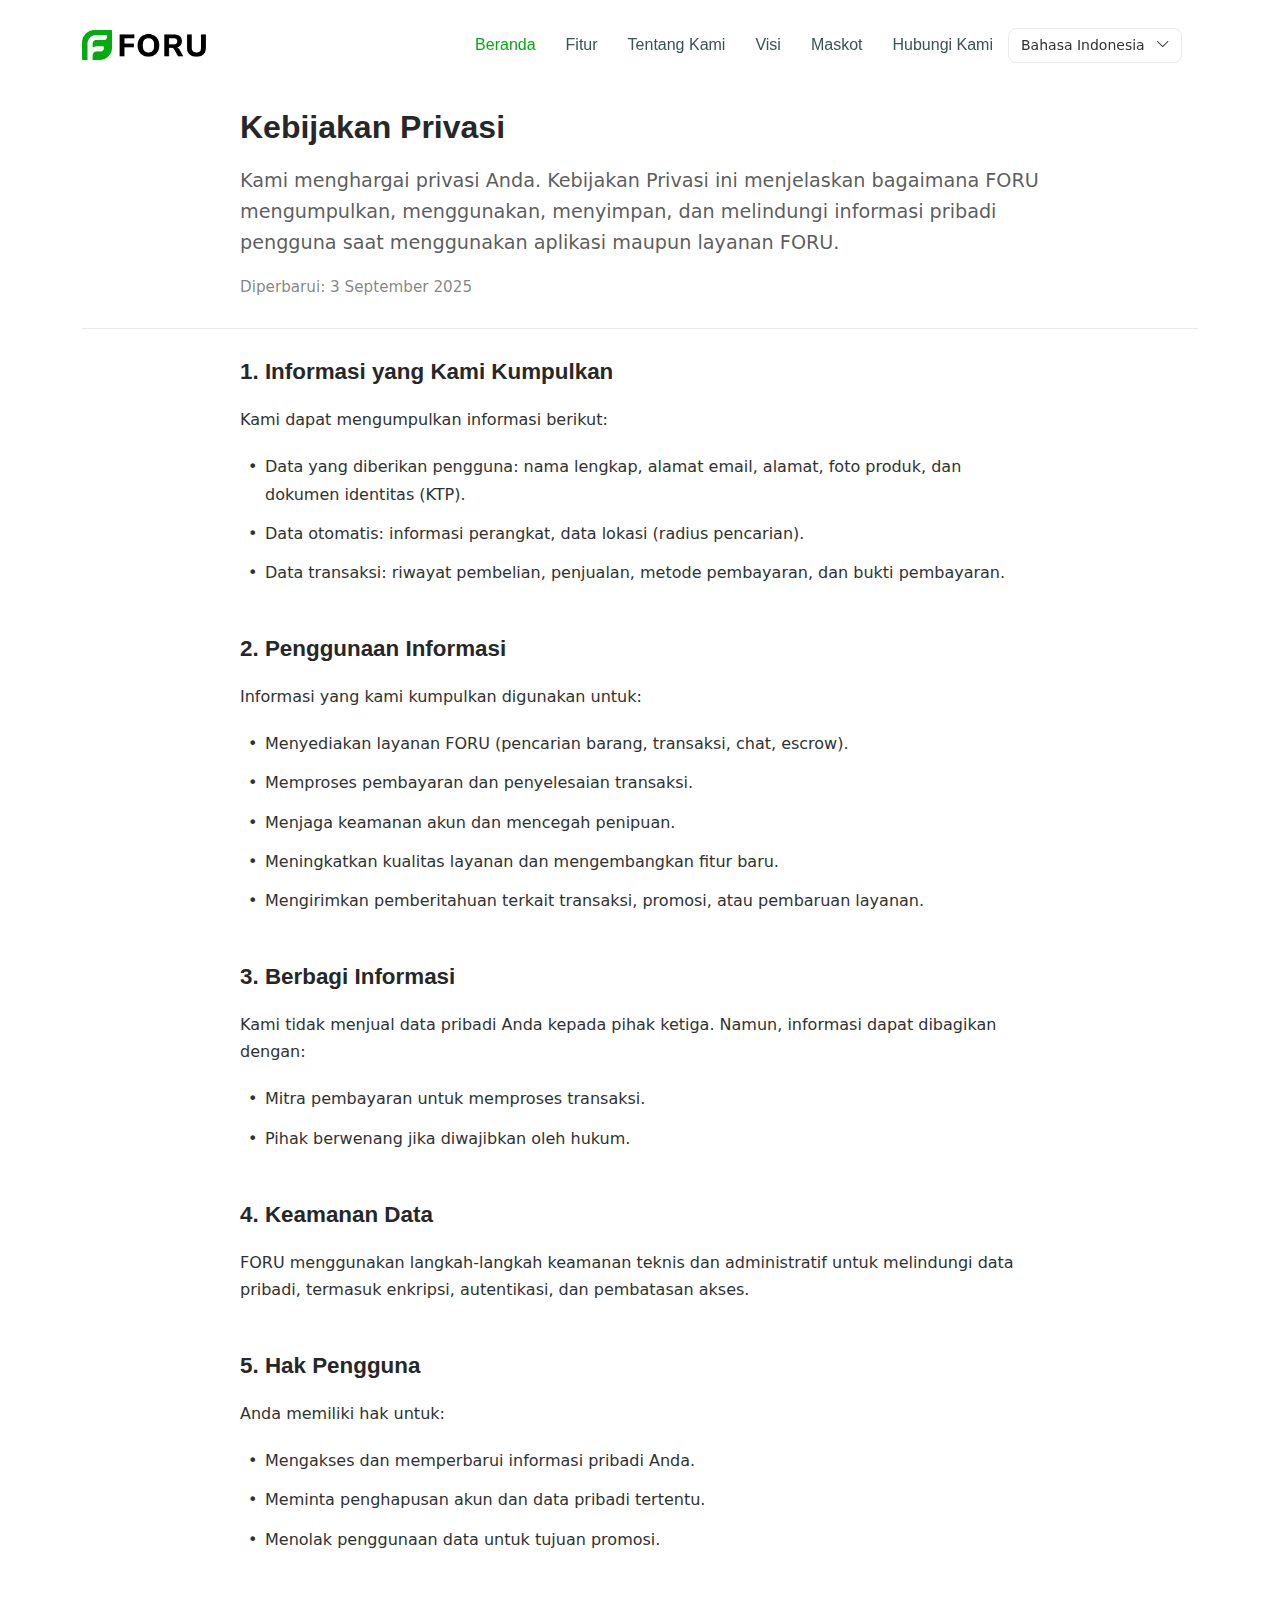
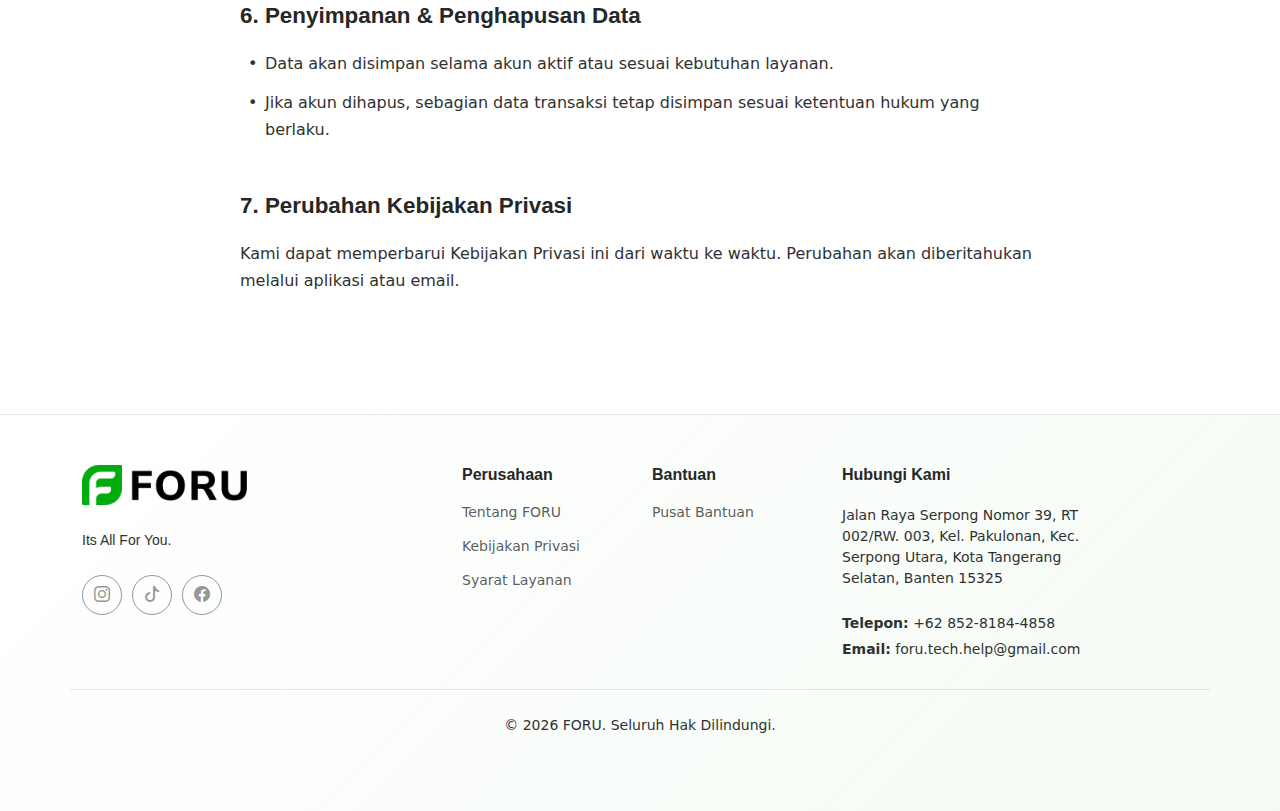
<file: kebijakanprivasi.html>
<!DOCTYPE html>
<html lang="en">

<head>
  <meta charset="utf-8">
  <meta content="width=device-width, initial-scale=1.0" name="viewport">
  <title>FORU</title>
  <meta name="description" content="">
  <meta name="keywords" content="">

  <!-- Favicons -->
  <link href="assets/img/logofavicon.webp" rel="icon">
  <link href="assets/img/logofavicon.webp" rel="apple-touch-icon">


  <!-- Fonts -->
  <link href="https://fonts.googleapis.com" rel="preconnect">
  <link href="https://fonts.gstatic.com" rel="preconnect" crossorigin>
  <link href="https://fonts.googleapis.com/css2?family=Roboto:ital,wght@0,100;0,300;0,400;0,500;0,700;0,900;1,100;1,300;1,400;1,500;1,700;1,900&family=Ubuntu:ital,wght@0,300;0,400;0,500;0,700;1,300;1,400;1,500;1,700&family=Rubik:ital,wght@0,300;0,400;0,500;0,600;0,700;0,800;0,900;1,300;1,400;1,500;1,600;1,700;1,800;1,900&display=swap" rel="stylesheet">

  <!-- Vendor CSS Files -->
  <link href="assets/vendor/bootstrap/css/bootstrap.min.css" rel="stylesheet">
  <link href="assets/vendor/bootstrap-icons/bootstrap-icons.css" rel="stylesheet">
  <link href="assets/vendor/aos/aos.css" rel="stylesheet">
  <link href="assets/vendor/glightbox/css/glightbox.min.css" rel="stylesheet">
  <link href="assets/vendor/swiper/swiper-bundle.min.css" rel="stylesheet">

  <!-- Main CSS File -->
  <link href="assets/css/main.css" rel="stylesheet">


</head>

<body class="starter-page-page">

  <header id="header" class="header d-flex align-items-center fixed-top">
   <div class="container position-relative d-flex align-items-center justify-content-between">

    <a href="index.html" class="logo d-flex align-items-center me-auto me-xl-0">
      <img src="assets/img/logo.webp" alt="FORU Logo">
    </a>

    <nav id="navmenu" class="navmenu">
      <ul>
        <li>
          <a 
            href="index.html#hero" 
            class="active"
            data-id="Beranda"
            data-en="Home"
          >
            Home
          </a>
        </li>

        <li>
          <a 
            href="index.html#Fitur"
            data-id="Fitur"
            data-en="Features"
          >
            Fitur
          </a>
        </li>

        <li>
          <a 
            href="index.html#Tentangkami"
            data-id="Tentang Kami"
            data-en="About Us"
          >
            Tentang Kami
          </a>
        </li>

        <li>
          <a 
            href="index.html#Visi"
            data-id="Visi"
            data-en="Vision"
          >
            Visi
          </a>
        </li>

        <li>
          <a 
            href="index.html#Maskot"
            data-id="Maskot"
            data-en="Mascot"
          >
            Maskot
          </a>
        </li>

        <li>
          <a 
            href="index.html#Hubungikami"
            data-id="Hubungi Kami"
            data-en="Contact Us"
          >
            Hubungi Kami
          </a>
        </li>

        <div class="mobile-menu-utility"> 
        <div class="language-switcher">
          <div class="select-wrapper">
            <select class="lang-dropdown">
              <option value="id">Bahasa Indonesia</option>
              <option value="en">English</option>
            </select>
            <i class="bi bi-chevron-down select-arrow"></i>
          </div>
        </div>
    </div>

      </ul>

      <i class="mobile-nav-toggle d-xl-none bi bi-list"></i>
    </nav>

     </div>
  </header>

  <main class="main">

     <!-- Privacy Section -->
    <section id="privacy" class="privacy section">

      <div class="container">
        <!-- Header -->
        <div class="privacy-header">
          <div class="header-content">
            <h1
              data-id="Kebijakan Privasi"
              data-en="Privacy Policy"
            >
              Kebijakan Privasi
            </h1>

            <p
              class="intro-text"
              data-id="Kami menghargai privasi Anda. Kebijakan Privasi ini menjelaskan bagaimana FORU mengumpulkan, menggunakan, menyimpan, dan melindungi informasi pribadi pengguna saat menggunakan aplikasi maupun layanan FORU."
              data-en="We respect your privacy. This Privacy Policy explains how FORU collects, uses, stores, and protects users’ personal information when using FORU applications and services."
            >
              Kami menghargai privasi Anda. Kebijakan Privasi ini menjelaskan bagaimana FORU mengumpulkan, menggunakan, menyimpan, dan melindungi informasi pribadi pengguna saat menggunakan aplikasi maupun layanan FORU.
            </p>

            <div
              class="last-updated"
              data-id="Diperbarui: 3 September 2025"
              data-en="Last updated: September 3, 2025"
            >
              Diperbarui: 3 September 2025
            </div>
          </div>
        </div>


        <!-- Main Content -->
        <div class="privacy-content">

          <div class="content-section">
            <h3
              data-id="1. Informasi yang Kami Kumpulkan"
              data-en="1. Information We Collect"
            >
              1. Informasi yang Kami Kumpulkan
            </h3>

            <p
              data-id="Kami dapat mengumpulkan informasi berikut:"
              data-en="We may collect the following information:"
            >
              Kami dapat mengumpulkan informasi berikut:
            </p>

            <ul>
              <li
                data-id="Data yang diberikan pengguna: nama lengkap, alamat email, alamat, foto produk, dan dokumen identitas (KTP)."
                data-en="User-provided data: full name, email address, address, product photos, and identity documents (ID card)."
              >
                Data yang diberikan pengguna: nama lengkap, alamat email, alamat, foto produk, dan dokumen identitas (KTP).
              </li>

              <li
                data-id="Data otomatis: informasi perangkat, data lokasi (radius pencarian)."
                data-en="Automatically collected data: device information and location data (search radius)."
              >
                Data otomatis: informasi perangkat, data lokasi (radius pencarian)
              </li>

              <li
                data-id="Data transaksi: riwayat pembelian, penjualan, metode pembayaran, dan bukti pembayaran."
                data-en="Transaction data: purchase and sales history, payment methods, and payment proof."
              >
                Data transaksi: riwayat pembelian, penjualan, metode pembayaran, dan bukti pembayaran.
              </li>
            </ul>
          </div>

          <div class="content-section">
            <h3
              data-id="2. Penggunaan Informasi"
              data-en="2. Use of Information"
            >
              2. Penggunaan Informasi
            </h3>

            <p
              data-id="Informasi yang kami kumpulkan digunakan untuk:"
              data-en="The information we collect is used to:"
            >
              Informasi yang kami kumpulkan digunakan untuk:
            </p>

            <ul>
              <li
                data-id="Menyediakan layanan FORU (pencarian barang, transaksi, chat, escrow)."
                data-en="Provide FORU services (product search, transactions, chat, escrow)."
              >
                Menyediakan layanan FORU (pencarian barang, transaksi, chat, escrow).
              </li>

              <li
                data-id="Memproses pembayaran dan penyelesaian transaksi."
                data-en="Process payments and complete transactions."
              >
                Memproses pembayaran dan penyelesaian transaksi.
              </li>

              <li
                data-id="Menjaga keamanan akun dan mencegah penipuan."
                data-en="Maintain account security and prevent fraud."
              >
                Menjaga keamanan akun dan mencegah penipuan.
              </li>

              <li
                data-id="Meningkatkan kualitas layanan dan mengembangkan fitur baru."
                data-en="Improve service quality and develop new features."
              >
                Meningkatkan kualitas layanan dan mengembangkan fitur baru.
              </li>

              <li
                data-id="Mengirimkan pemberitahuan terkait transaksi, promosi, atau pembaruan layanan."
                data-en="Send notifications related to transactions, promotions, or service updates."
              >
                Mengirimkan pemberitahuan terkait transaksi, promosi, atau pembaruan layanan.
              </li>
            </ul>
          </div>

          <div class="content-section">
            <h3
              data-id="3. Berbagi Informasi"
              data-en="3. Information Sharing"
            >
              3. Berbagi Informasi
            </h3>

            <p
              data-id="Kami tidak menjual data pribadi Anda kepada pihak ketiga. Namun, informasi dapat dibagikan dengan:"
              data-en="We do not sell your personal data to third parties. However, information may be shared with:"
            >
              Kami tidak menjual data pribadi Anda kepada pihak ketiga. Namun, informasi dapat dibagikan dengan:
            </p>

            <ul>
              <li
                data-id="Mitra pembayaran untuk memproses transaksi."
                data-en="Payment partners to process transactions."
              >
                Mitra pembayaran untuk memproses transaksi.
              </li>

              <li
                data-id="Pihak berwenang jika diwajibkan oleh hukum."
                data-en="Authorities when required by applicable laws."
              >
                Pihak berwenang jika diwajibkan oleh hukum.
              </li>
            </ul>
          </div>

          <div class="content-section">
            <h3
              data-id="4. Keamanan Data"
              data-en="4. Data Security"
            >
              4. Keamanan Data
            </h3>

            <p
              data-id="FORU menggunakan langkah-langkah keamanan teknis dan administratif untuk melindungi data pribadi, termasuk enkripsi, autentikasi, dan pembatasan akses."
              data-en="FORU implements technical and administrative security measures to protect personal data, including encryption, authentication, and access control."
            >
              FORU menggunakan langkah-langkah keamanan teknis dan administratif untuk melindungi data pribadi, termasuk enkripsi, autentikasi, dan pembatasan akses.
            </p>
          </div>

          <div class="content-section">
            <h3
              data-id="5. Hak Pengguna"
              data-en="5. User Rights"
            >
              5. Hak Pengguna
            </h3>

            <p
              data-id="Anda memiliki hak untuk:"
              data-en="You have the right to:"
            >
              Anda memiliki hak untuk:
            </p>

            <ul>
              <li
                data-id="Mengakses dan memperbarui informasi pribadi Anda."
                data-en="Access and update your personal information."
              >
                Mengakses dan memperbarui informasi pribadi Anda.
              </li>

              <li
                data-id="Meminta penghapusan akun dan data pribadi tertentu."
                data-en="Request account deletion and removal of certain personal data."
              >
                Meminta penghapusan akun dan data pribadi tertentu.
              </li>

              <li
                data-id="Menolak penggunaan data untuk tujuan promosi."
                data-en="Opt out of data usage for promotional purposes."
              >
                Menolak penggunaan data untuk tujuan promosi.
              </li>
            </ul>
          </div>

          <div class="content-section">
            <h3
              data-id="6. Penyimpanan & Penghapusan Data"
              data-en="6. Data Retention & Deletion"
            >
              6. Penyimpanan & Penghapusan Data
            </h3>

            <ul>
              <li
                data-id="Data akan disimpan selama akun aktif atau sesuai kebutuhan layanan."
                data-en="Data will be retained while the account is active or as required for service purposes."
              >
                Data akan disimpan selama akun aktif atau sesuai kebutuhan layanan.
              </li>

              <li
                data-id="Jika akun dihapus, sebagian data transaksi tetap disimpan sesuai ketentuan hukum yang berlaku."
                data-en="If the account is deleted, certain transaction data may still be retained in accordance with applicable laws."
              >
                Jika akun dihapus, sebagian data transaksi tetap disimpan sesuai ketentuan hukum yang berlaku.
              </li>
            </ul>
          </div>

          <div class="content-section">
            <h3
              data-id="7. Perubahan Kebijakan Privasi"
              data-en="7. Changes to This Privacy Policy"
            >
              7. Perubahan Kebijakan Privasi
            </h3>

            <p
              data-id="Kami dapat memperbarui Kebijakan Privasi ini dari waktu ke waktu. Perubahan akan diberitahukan melalui aplikasi atau email."
              data-en="We may update this Privacy Policy from time to time. Any changes will be notified through the application or via email."
            >
              Kami dapat memperbarui Kebijakan Privasi ini dari waktu ke waktu. Perubahan akan diberitahukan melalui aplikasi atau email.
            </p>
          </div>

        </div>


      </div>

    </section><!-- /Privacy Section -->

    

  </main>

  <footer id="footer" class="footer position-relative light-background">

  <div class="container footer-top">
    <div class="row gy-4">

      <!-- ABOUT -->
      <div class="col-lg-4 col-md-12 footer-about">
        <a href="index.html" class="logo d-flex align-items-center">
          <img src="assets/img/logo.webp" alt="FORU Logo">
        </a>

        <p
          data-id="Its All For You."
          data-en="Its All For You."
        >
          Its All For You.
        </p>

        <div class="social-links d-flex mt-4">
          <a href="https://www.instagram.com/foruofficial_id/" target="_blank">
            <i class="bi bi-instagram"></i>
          </a>
          <a href="https://www.tiktok.com/@foruofficial_id" target="_blank">
            <i class="bi bi-tiktok"></i>
          </a>
          <a href="https://www.facebook.com/people/FORU/61585422803895/" target="_blank">
            <i class="bi bi-facebook"></i>
          </a>
        </div>
      </div>

      <!-- COMPANY -->
      <div class="col-lg-2 col-6 footer-links">
        <h4
          data-id="Perusahaan"
          data-en="Company"
        >
          Perusahaan
        </h4>
        <ul>
          <li>
            <a
              href="#Tentangkami"
              data-id="Tentang FORU"
              data-en="About FORU"
            >
              Tentang FORU
            </a>
          </li>
          <li>
            <a
              href="kebijakanprivasi.html"
              data-id="Kebijakan Privasi"
              data-en="Privacy Policy"
            >
              Kebijakan Privasi
            </a>
          </li>
          <li>
            <a
              href="syaratlayanan.html"
              data-id="Syarat Layanan"
              data-en="Terms of Service"
            >
              Syarat Layanan
            </a>
          </li>
        </ul>
      </div>

      <!-- HELP -->
      <div class="col-lg-2 col-6 footer-links">
        <h4
          data-id="Bantuan"
          data-en="Support"
        >
          Bantuan
        </h4>
        <ul>
          <li>
            <a
              href="foru-care.html"
              target="_blank"
              data-id="Pusat Bantuan"
              data-en="Help Center"
            >
              Pusat Bantuan
            </a>
          </li>
        </ul>
      </div>

      <!-- CONTACT -->
      <div class="col-lg-3 col-md-12 footer-contact text-center text-md-start">
        <h4
          data-id="Hubungi Kami"
          data-en="Contact Us"
        >
          Hubungi Kami
        </h4>

        <p>
          Jalan Raya Serpong Nomor 39, RT 002/RW. 003,  
          Kel. Pakulonan, Kec. Serpong Utara,  
          Kota Tangerang Selatan, Banten 15325
        </p>

        <p class="mt-4">
          <strong
            data-id="Telepon:"
            data-en="Phone:"
          >
            Telepon:
          </strong>
          <span>+62 852-8184-4858</span>
        </p>

        <p>
          <strong>Email:</strong>
          <span>foru.tech.help@gmail.com</span>
        </p>
      </div>

    </div>
  </div>

  <div class="container copyright text-center mt-4">
  <p id="copyright-text"></p>
  </div>

</footer>

  <!-- Scroll Top -->
  <a href="#" id="scroll-top" class="scroll-top d-flex align-items-center justify-content-center"><i class="bi bi-arrow-up-short"></i></a>

  <!-- Vendor JS Files -->
  <script src="assets/vendor/bootstrap/js/bootstrap.bundle.min.js"></script>
  <script src="assets/vendor/php-email-form/validate.js"></script>
  <script src="assets/vendor/aos/aos.js"></script>
  <script src="assets/vendor/glightbox/js/glightbox.min.js"></script>
  <script src="assets/vendor/swiper/swiper-bundle.min.js"></script>
  <script src="assets/vendor/purecounter/purecounter_vanilla.js"></script>

  <!-- Main JS File -->
  <script src="assets/js/main.js"></script>

</body>

</html>
</file>
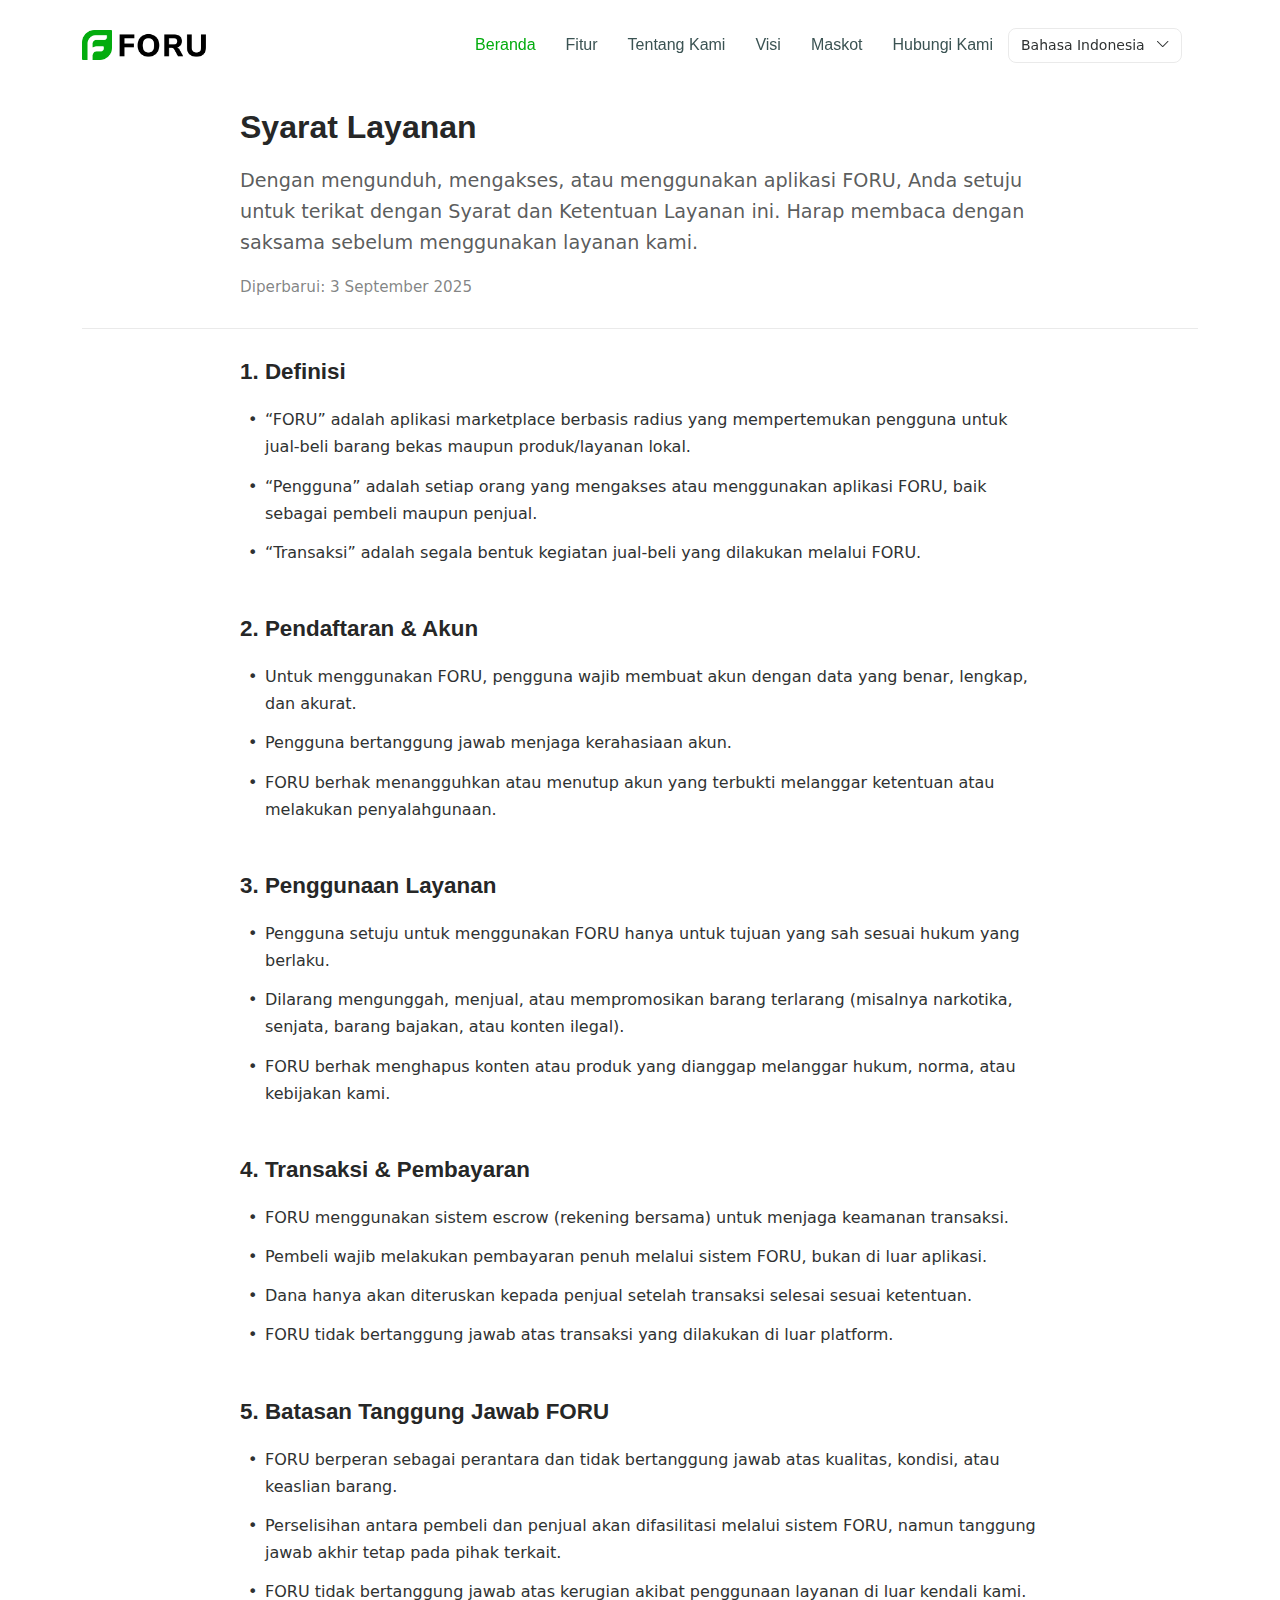
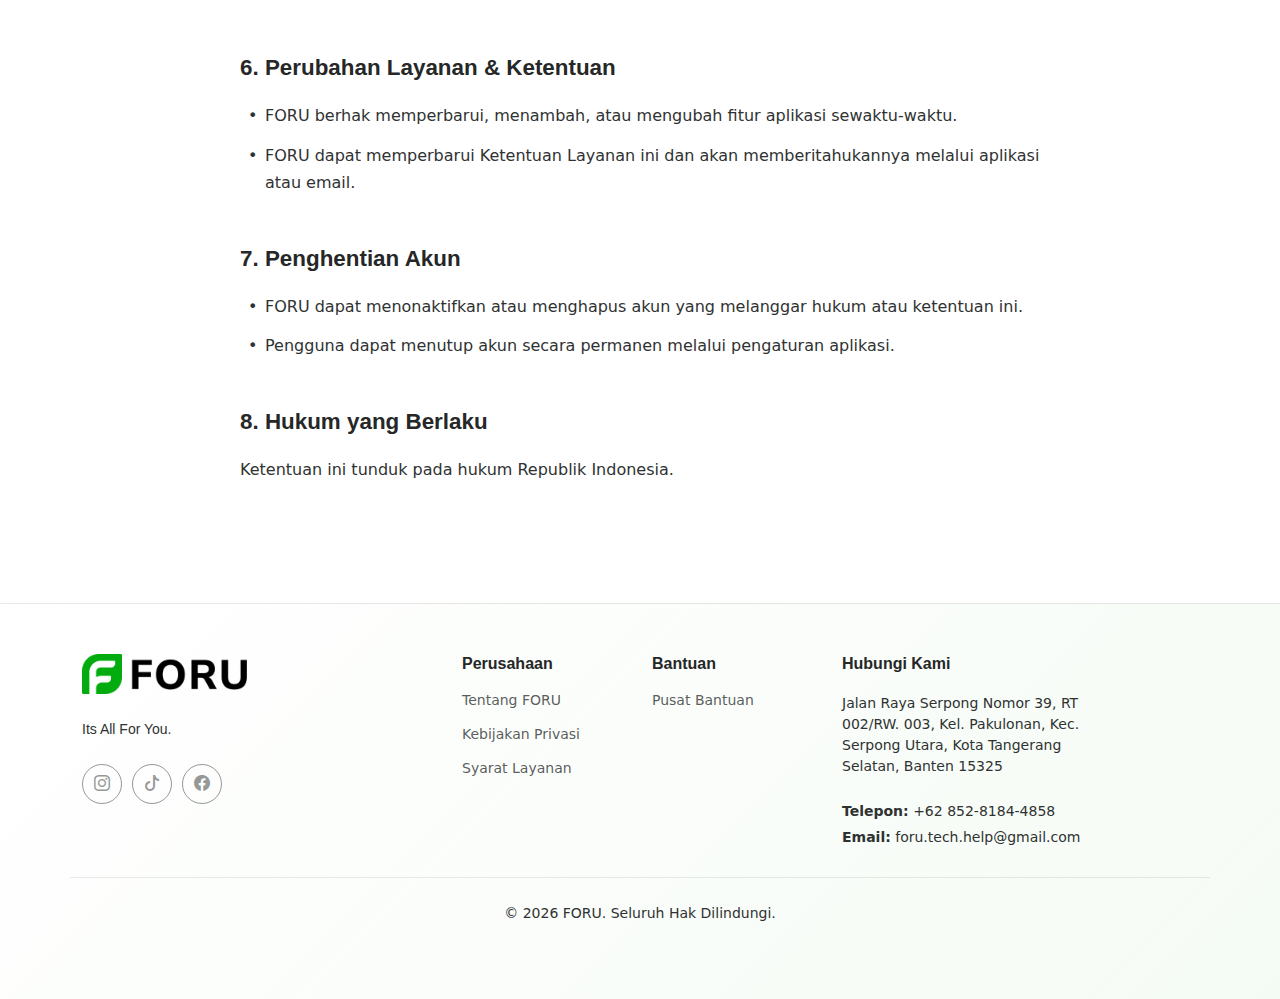
<file: syaratlayanan.html>
<!DOCTYPE html>
<html lang="en">

<head>
  <meta charset="utf-8">
  <meta content="width=device-width, initial-scale=1.0" name="viewport">
  <title>FORU</title>
  <meta name="description" content="">
  <meta name="keywords" content="">

  <!-- Favicons -->
  <link href="assets/img/logofavicon.webp" rel="icon">
  <link href="assets/img/logofavicon.webp" rel="apple-touch-icon">


  <!-- Fonts -->
  <link href="https://fonts.googleapis.com" rel="preconnect">
  <link href="https://fonts.gstatic.com" rel="preconnect" crossorigin>
  <link href="https://fonts.googleapis.com/css2?family=Roboto:ital,wght@0,100;0,300;0,400;0,500;0,700;0,900;1,100;1,300;1,400;1,500;1,700;1,900&family=Ubuntu:ital,wght@0,300;0,400;0,500;0,700;1,300;1,400;1,500;1,700&family=Rubik:ital,wght@0,300;0,400;0,500;0,600;0,700;0,800;0,900;1,300;1,400;1,500;1,600;1,700;1,800;1,900&display=swap" rel="stylesheet">

  <!-- Vendor CSS Files -->
  <link href="assets/vendor/bootstrap/css/bootstrap.min.css" rel="stylesheet">
  <link href="assets/vendor/bootstrap-icons/bootstrap-icons.css" rel="stylesheet">
  <link href="assets/vendor/aos/aos.css" rel="stylesheet">
  <link href="assets/vendor/glightbox/css/glightbox.min.css" rel="stylesheet">
  <link href="assets/vendor/swiper/swiper-bundle.min.css" rel="stylesheet">

  <!-- Main CSS File -->
  <link href="assets/css/main.css" rel="stylesheet">


</head>

<body class="starter-page-page">

  <header id="header" class="header d-flex align-items-center fixed-top">
   <div class="container position-relative d-flex align-items-center justify-content-between">

    <a href="index.html" class="logo d-flex align-items-center me-auto me-xl-0">
      <img src="assets/img/logo.webp" alt="FORU Logo">
    </a>

    <nav id="navmenu" class="navmenu">
      <ul>
        <li>
          <a 
            href="index.html#hero" 
            class="active"
            data-id="Beranda"
            data-en="Home"
          >
            Home
          </a>
        </li>

        <li>
          <a 
            href="index.html#Fitur"
            data-id="Fitur"
            data-en="Features"
          >
            Fitur
          </a>
        </li>

        <li>
          <a 
            href="index.html#Tentangkami"
            data-id="Tentang Kami"
            data-en="About Us"
          >
            Tentang Kami
          </a>
        </li>

        <li>
          <a 
            href="index.html#Visi"
            data-id="Visi"
            data-en="Vision"
          >
            Visi
          </a>
        </li>

        <li>
          <a 
            href="index.html#Maskot"
            data-id="Maskot"
            data-en="Mascot"
          >
            Maskot
          </a>
        </li>

        <li>
          <a 
            href="index.html#Hubungikami"
            data-id="Hubungi Kami"
            data-en="Contact Us"
          >
            Hubungi Kami
          </a>
        </li>

        <div class="mobile-menu-utility"> 
        <div class="language-switcher">
          <div class="select-wrapper">
            <select class="lang-dropdown">
              <option value="id">Bahasa Indonesia</option>
              <option value="en">English</option>
            </select>
            <i class="bi bi-chevron-down select-arrow"></i>
          </div>
        </div>
    </div>

      </ul>

      <i class="mobile-nav-toggle d-xl-none bi bi-list"></i>
    </nav>

     </div>
  </header>

  <main class="main">

     <!-- Privacy Section -->
    <section id="privacy" class="privacy section">

      <div class="container">
        <!-- Header -->
        <div class="privacy-header">
        <div class="header-content">
          <h1
            data-id="Syarat Layanan"
            data-en="Terms of Service"
          >
            Syarat Layanan
          </h1>

          <p
            class="intro-text"
            data-id="Dengan mengunduh, mengakses, atau menggunakan aplikasi FORU, Anda setuju untuk terikat dengan Syarat dan Ketentuan Layanan ini. Harap membaca dengan saksama sebelum menggunakan layanan kami."
            data-en="By downloading, accessing, or using the FORU application, you agree to be bound by these Terms of Service. Please read them carefully before using our services."
          >
            Dengan mengunduh, mengakses, atau menggunakan aplikasi FORU, Anda setuju untuk terikat dengan Syarat dan Ketentuan Layanan ini. Harap membaca dengan saksama sebelum menggunakan layanan kami.
          </p>

          <div
            class="last-updated"
            data-id="Diperbarui: 3 September 2025"
            data-en="Last updated: September 3, 2025"
          >
            Diperbarui: 3 September 2025
          </div>
        </div>
      </div>


        <!-- Main Content -->
        <div class="privacy-content">

        <div class="content-section">
          <h3
            data-id="1. Definisi"
            data-en="1. Definitions"
          >
            1. Definisi
          </h3>
          <ul>
            <li
              data-id="“FORU” adalah aplikasi marketplace berbasis radius yang mempertemukan pengguna untuk jual-beli barang bekas maupun produk/layanan lokal."
              data-en="“FORU” is a radius-based marketplace application that connects users for buying and selling secondhand goods as well as local products or services."
            >
              “FORU” adalah aplikasi marketplace berbasis radius yang mempertemukan pengguna untuk jual-beli barang bekas maupun produk/layanan lokal.
            </li>
            <li
              data-id="“Pengguna” adalah setiap orang yang mengakses atau menggunakan aplikasi FORU, baik sebagai pembeli maupun penjual."
              data-en="“User” refers to any individual who accesses or uses the FORU application, either as a buyer or a seller."
            >
              “Pengguna” adalah setiap orang yang mengakses atau menggunakan aplikasi FORU, baik sebagai pembeli maupun penjual.
            </li>
            <li
              data-id="“Transaksi” adalah segala bentuk kegiatan jual-beli yang dilakukan melalui FORU."
              data-en="“Transaction” refers to any buying and selling activity conducted through FORU."
            >
              “Transaksi” adalah segala bentuk kegiatan jual-beli yang dilakukan melalui FORU.
            </li>
          </ul>
        </div>

        <div class="content-section">
          <h3
            data-id="2. Pendaftaran & Akun"
            data-en="2. Registration & Account"
          >
            2. Pendaftaran & Akun
          </h3>
          <ul>
            <li
              data-id="Untuk menggunakan FORU, pengguna wajib membuat akun dengan data yang benar, lengkap, dan akurat."
              data-en="To use FORU, users are required to create an account with true, complete, and accurate information."
            >
              Untuk menggunakan FORU, pengguna wajib membuat akun dengan data yang benar, lengkap, dan akurat.
            </li>
            <li
              data-id="Pengguna bertanggung jawab menjaga kerahasiaan akun."
              data-en="Users are responsible for maintaining the confidentiality of their account."
            >
              Pengguna bertanggung jawab menjaga kerahasiaan akun.
            </li>
            <li
              data-id="FORU berhak menangguhkan atau menutup akun yang terbukti melanggar ketentuan atau melakukan penyalahgunaan."
              data-en="FORU reserves the right to suspend or terminate accounts proven to violate these terms or misuse the platform."
            >
              FORU berhak menangguhkan atau menutup akun yang terbukti melanggar ketentuan atau melakukan penyalahgunaan.
            </li>
          </ul>
        </div>

        <div class="content-section">
          <h3
            data-id="3. Penggunaan Layanan"
            data-en="3. Use of Services"
          >
            3. Penggunaan Layanan
          </h3>
          <ul>
            <li
              data-id="Pengguna setuju untuk menggunakan FORU hanya untuk tujuan yang sah sesuai hukum yang berlaku."
              data-en="Users agree to use FORU solely for lawful purposes in accordance with applicable laws."
            >
              Pengguna setuju untuk menggunakan FORU hanya untuk tujuan yang sah sesuai hukum yang berlaku.
            </li>
            <li
              data-id="Dilarang mengunggah, menjual, atau mempromosikan barang terlarang (misalnya narkotika, senjata, barang bajakan, atau konten ilegal)."
              data-en="Users are prohibited from uploading, selling, or promoting prohibited items (such as narcotics, weapons, pirated goods, or illegal content)."
            >
              Dilarang mengunggah, menjual, atau mempromosikan barang terlarang (misalnya narkotika, senjata, barang bajakan, atau konten ilegal).
            </li>
            <li
              data-id="FORU berhak menghapus konten atau produk yang dianggap melanggar hukum, norma, atau kebijakan kami."
              data-en="FORU reserves the right to remove any content or product deemed to violate laws, norms, or our policies."
            >
              FORU berhak menghapus konten atau produk yang dianggap melanggar hukum, norma, atau kebijakan kami.
            </li>
          </ul>
        </div>

        <div class="content-section">
          <h3
            data-id="4. Transaksi & Pembayaran"
            data-en="4. Transactions & Payments"
          >
            4. Transaksi & Pembayaran
          </h3>
          <ul>
            <li
              data-id="FORU menggunakan sistem escrow (rekening bersama) untuk menjaga keamanan transaksi."
              data-en="FORU uses an escrow system to ensure transaction security."
            >
              FORU menggunakan sistem escrow (rekening bersama) untuk menjaga keamanan transaksi.
            </li>
            <li
              data-id="Pembeli wajib melakukan pembayaran penuh melalui sistem FORU, bukan di luar aplikasi."
              data-en="Buyers must complete full payments through the FORU system and not outside the application."
            >
              Pembeli wajib melakukan pembayaran penuh melalui sistem FORU, bukan di luar aplikasi.
            </li>
            <li
              data-id="Dana hanya akan diteruskan kepada penjual setelah transaksi selesai sesuai ketentuan."
              data-en="Funds will only be released to the seller after the transaction is completed in accordance with applicable terms."
            >
              Dana hanya akan diteruskan kepada penjual setelah transaksi selesai sesuai ketentuan.
            </li>
            <li
              data-id="FORU tidak bertanggung jawab atas transaksi yang dilakukan di luar platform."
              data-en="FORU is not responsible for transactions conducted outside the platform."
            >
              FORU tidak bertanggung jawab atas transaksi yang dilakukan di luar platform.
            </li>
          </ul>
        </div>

        <div class="content-section">
          <h3
            data-id="5. Batasan Tanggung Jawab FORU"
            data-en="5. Limitation of Liability"
          >
            5. Batasan Tanggung Jawab FORU
          </h3>
          <ul>
            <li
              data-id="FORU berperan sebagai perantara dan tidak bertanggung jawab atas kualitas, kondisi, atau keaslian barang."
              data-en="FORU acts solely as an intermediary and is not responsible for the quality, condition, or authenticity of items."
            >
              FORU berperan sebagai perantara dan tidak bertanggung jawab atas kualitas, kondisi, atau keaslian barang.
            </li>
            <li
              data-id="Perselisihan antara pembeli dan penjual akan difasilitasi melalui sistem FORU, namun tanggung jawab akhir tetap pada pihak terkait."
              data-en="Disputes between buyers and sellers will be facilitated through the FORU system, but final responsibility remains with the parties involved."
            >
              Segala perselisihan antara pembeli dan penjual akan difasilitasi penyelesaiannya melalui sistem FORU, namun tanggung jawab akhir tetap pada pihak-pihak yang bertransaksi.
            </li>
            <li
              data-id="FORU tidak bertanggung jawab atas kerugian akibat penggunaan layanan di luar kendali kami."
              data-en="FORU is not liable for any losses arising from the use of services beyond our control."
            >
              FORU tidak bertanggung jawab atas kerugian yang timbul akibat penggunaan layanan di luar kendali kami.
            </li>
          </ul>
        </div>

        <div class="content-section">
          <h3
            data-id="6. Perubahan Layanan & Ketentuan"
            data-en="6. Changes to Services & Terms"
          >
            6. Perubahan Layanan & Ketentuan
          </h3>
          <ul>
            <li
              data-id="FORU berhak memperbarui, menambah, atau mengubah fitur aplikasi sewaktu-waktu."
              data-en="FORU reserves the right to update, add, or modify application features at any time."
            >
              FORU berhak memperbarui, menambah, atau mengubah fitur aplikasi sewaktu-waktu.
            </li>
            <li
              data-id="FORU dapat memperbarui Ketentuan Layanan ini dan akan memberitahukannya melalui aplikasi atau email."
              data-en="FORU may update these Terms of Service and will notify users via the application or email."
            >
              FORU berhak memperbarui Ketentuan Layanan ini, dan perubahan akan diberitahukan melalui aplikasi atau email.
            </li>
          </ul>
        </div>

        <div class="content-section">
          <h3
            data-id="7. Penghentian Akun"
            data-en="7. Account Termination"
          >
            7. Penghentian Akun
          </h3>
          <ul>
            <li
              data-id="FORU dapat menonaktifkan atau menghapus akun yang melanggar hukum atau ketentuan ini."
              data-en="FORU may deactivate or delete accounts that violate laws or these terms."
            >
              FORU dapat menonaktifkan atau menghapus akun pengguna yang melanggar hukum atau ketentuan ini.
            </li>
            <li
              data-id="Pengguna dapat menutup akun secara permanen melalui pengaturan aplikasi."
              data-en="Users may permanently close their account through the application settings."
            >
              Pengguna dapat menutup akun secara permanen melalui pengaturan aplikasi.
            </li>
          </ul>
        </div>

        <div class="content-section">
          <h3
            data-id="8. Hukum yang Berlaku"
            data-en="8. Governing Law"
          >
            8. Hukum yang Berlaku
          </h3>
          <p
            data-id="Ketentuan ini tunduk pada hukum Republik Indonesia."
            data-en="These terms are governed by the laws of the Republic of Indonesia."
          >
            Ketentuan ini tunduk pada hukum Republik Indonesia.
          </p>
        </div>

      </div>


      </div>

    </section><!-- /Privacy Section -->

    

  </main>

  <footer id="footer" class="footer position-relative light-background">

  <div class="container footer-top">
    <div class="row gy-4">

      <!-- ABOUT -->
      <div class="col-lg-4 col-md-12 footer-about">
        <a href="index.html" class="logo d-flex align-items-center">
          <img src="assets/img/logo.webp" alt="FORU Logo">
        </a>

        <p
          data-id="Its All For You."
          data-en="Its All For You."
        >
          Its All For You.
        </p>

        <div class="social-links d-flex mt-4">
          <a href="https://www.instagram.com/foruofficial_id/" target="_blank">
            <i class="bi bi-instagram"></i>
          </a>
          <a href="https://www.tiktok.com/@foruofficial_id" target="_blank">
            <i class="bi bi-tiktok"></i>
          </a>
          <a href="https://www.facebook.com/people/FORU/61585422803895/" target="_blank">
            <i class="bi bi-facebook"></i>
          </a>
        </div>
      </div>

      <!-- COMPANY -->
      <div class="col-lg-2 col-6 footer-links">
        <h4
          data-id="Perusahaan"
          data-en="Company"
        >
          Perusahaan
        </h4>
        <ul>
          <li>
            <a
              href="#Tentangkami"
              data-id="Tentang FORU"
              data-en="About FORU"
            >
              Tentang FORU
            </a>
          </li>
          <li>
            <a
              href="kebijakanprivasi.html"
              data-id="Kebijakan Privasi"
              data-en="Privacy Policy"
            >
              Kebijakan Privasi
            </a>
          </li>
          <li>
            <a
              href="syaratlayanan.html"
              data-id="Syarat Layanan"
              data-en="Terms of Service"
            >
              Syarat Layanan
            </a>
          </li>
        </ul>
      </div>

      <!-- HELP -->
      <div class="col-lg-2 col-6 footer-links">
        <h4
          data-id="Bantuan"
          data-en="Support"
        >
          Bantuan
        </h4>
        <ul>
          <li>
            <a
              href="foru-care.html"
              target="_blank"
              data-id="Pusat Bantuan"
              data-en="Help Center"
            >
              Pusat Bantuan
            </a>
          </li>
        </ul>
      </div>

      <!-- CONTACT -->
      <div class="col-lg-3 col-md-12 footer-contact text-center text-md-start">
        <h4
          data-id="Hubungi Kami"
          data-en="Contact Us"
        >
          Hubungi Kami
        </h4>

        <p>
          Jalan Raya Serpong Nomor 39, RT 002/RW. 003,  
          Kel. Pakulonan, Kec. Serpong Utara,  
          Kota Tangerang Selatan, Banten 15325
        </p>

        <p class="mt-4">
          <strong
            data-id="Telepon:"
            data-en="Phone:"
          >
            Telepon:
          </strong>
          <span>+62 852-8184-4858</span>
        </p>

        <p>
          <strong>Email:</strong>
          <span>foru.tech.help@gmail.com</span>
        </p>
      </div>

    </div>
  </div>

  <div class="container copyright text-center mt-4">
  <p id="copyright-text"></p>
  </div>

</footer>

  <!-- Scroll Top -->
  <a href="#" id="scroll-top" class="scroll-top d-flex align-items-center justify-content-center"><i class="bi bi-arrow-up-short"></i></a>

  <!-- Vendor JS Files -->
  <script src="assets/vendor/bootstrap/js/bootstrap.bundle.min.js"></script>
  <script src="assets/vendor/php-email-form/validate.js"></script>
  <script src="assets/vendor/aos/aos.js"></script>
  <script src="assets/vendor/glightbox/js/glightbox.min.js"></script>
  <script src="assets/vendor/swiper/swiper-bundle.min.js"></script>
  <script src="assets/vendor/purecounter/purecounter_vanilla.js"></script>

  <!-- Main JS File -->
  <script src="assets/js/main.js"></script>

</body>

</html>
</file>
<file: assets/css/main.css>
/* Fonts */
:root {
  --default-font: "Plus Jakarta Sans", system-ui, -apple-system, "Segoe UI",
    Roboto, "Helvetica Neue", Arial, "Noto Sans", "Liberation Sans", sans-serif,
    "Apple Color Emoji", "Segoe UI Emoji", "Segoe UI Symbol", "Noto Color Emoji";

  --heading-font: "Plus Jakarta Sans", sans-serif;
  --nav-font: "Plus Jakarta Sans", sans-serif;
}


/* Global Colors - The following color variables are used throughout the website. Updating them here will change the color scheme of the entire website */
:root { 
  --background-color: #ffffff; /* Background color for the entire website, including individual sections */
  --default-color: #2f3232; /* Default color used for the majority of the text content across the entire website */
  --heading-color: #262727; /* Color for headings, subheadings and title throughout the website */
  --accent-color: #03AC0E; /* Accent color that represents your brand on the website. It's used for buttons, links, and other elements that need to stand out */
  --surface-color: #ffffff; /* The surface color is used as a background of boxed elements within sections, such as cards, icon boxes, or other elements that require a visual separation from the global background. */
  --contrast-color: #ffffff; /* Contrast color for text, ensuring readability against backgrounds of accent, heading, or default colors. */
}

/* Nav Menu Colors - The following color variables are used specifically for the navigation menu. They are separate from the global colors to allow for more customization options */
:root {
  --nav-color: #3b5353;  /* The default color of the main navmenu links */
  --nav-hover-color: #03AC0E; /* Applied to main navmenu links when they are hovered over or active */
  --nav-mobile-background-color: #ffffff; /* Used as the background color for mobile navigation menu */
  --nav-dropdown-background-color: #ffffff; /* Used as the background color for dropdown items that appear when hovering over primary navigation items */
  --nav-dropdown-color: #3b5353; /* Used for navigation links of the dropdown items in the navigation menu. */
  --nav-dropdown-hover-color: #03AC0E; /* Similar to --nav-hover-color, this color is applied to dropdown navigation links when they are hovered over. */
}

/* Color Presets - These classes override global colors when applied to any section or element, providing reuse of the sam color scheme. */

.light-background {
  --background-color: #f0f6f5;
  --surface-color: #ffffff;
}

.dark-background {
  --background-color: #031a1a;
  --default-color: #ffffff;
  --heading-color: #ffffff;
  --surface-color: #0f302f;
  --contrast-color: #ffffff;
}

/* Smooth scroll */
:root {
  scroll-behavior: smooth;
}

/*--------------------------------------------------------------
# General Styling & Shared Classes
--------------------------------------------------------------*/
body {
  color: var(--default-color);
  background-color: var(--background-color);
  font-family: var(--default-font);
}

a {
  color: var(--accent-color);
  text-decoration: none;
  transition: 0.3s;
}

a:hover {
  color: color-mix(in srgb, var(--accent-color), transparent 25%);
  text-decoration: none;
}

h1,
h2,
h3,
h4,
h5,
h6 {
  color: var(--heading-color);
  font-family: var(--heading-font);
}

/* PHP Email Form Messages
------------------------------*/
.php-email-form .error-message {
  display: none;
  background: #df1529;
  color: #ffffff;
  text-align: left;
  padding: 15px;
  margin-bottom: 24px;
  font-weight: 600;
}

.php-email-form .sent-message {
  display: none;
  color: #ffffff;
  background: #059652;
  text-align: center;
  padding: 15px;
  margin-bottom: 24px;
  font-weight: 600;
}

.php-email-form .loading {
  display: none;
  background: var(--surface-color);
  text-align: center;
  padding: 15px;
  margin-bottom: 24px;
}

.php-email-form .loading:before {
  content: "";
  display: inline-block;
  border-radius: 50%;
  width: 24px;
  height: 24px;
  margin: 0 10px -6px 0;
  border: 3px solid var(--accent-color);
  border-top-color: var(--surface-color);
  animation: php-email-form-loading 1s linear infinite;
}

@keyframes php-email-form-loading {
  0% {
    transform: rotate(0deg);
  }

  100% {
    transform: rotate(360deg);
  }
}

/*--------------------------------------------------------------
# Global Header
--------------------------------------------------------------*/
.header {
  --background-color: rgba(255, 255, 255, 0);
  color: var(--default-color);
  background-color: var(--background-color);
  padding: 15px 0;
  transition: all 0.5s;
  z-index: 997;
}

.header .logo {
  line-height: 1;
}

.header .logo img {
  max-height: 30px;
  margin-right: 8px;
}

.header .logo h1 {
  font-size: 30px;
  margin: 0;
  font-weight: 500;
  color: var(--heading-color);
}

.header .btn-getstarted,
.header .btn-getstarted:focus {
  color: var(--contrast-color);
  background: var(--accent-color);
  font-size: 14px;
  padding: 8px 26px;
  margin: 0;
  border-radius: 4px;
  transition: 0.3s;
}

.header .btn-getstarted:hover,
.header .btn-getstarted:focus:hover {
  color: var(--contrast-color);
  background: color-mix(in srgb, var(--accent-color), transparent 15%);
}

@media (max-width: 1200px) {
  .header .logo {
    order: 1;
  }

  .header .btn-getstarted {
    order: 2;
    margin: 0 15px 0 0;
    padding: 6px 20px;
  }

  .header .navmenu {
    order: 3;
  }
}

.scrolled .header {
  box-shadow: 0px 0 18px rgba(0, 0, 0, 0.1);
}

/* Global Header on Scroll
------------------------------*/
.scrolled .header {
  --background-color: #ffffff;
}

/* Index Page Header on Scroll
------------------------------*/
.index-page.scrolled .header {
  --background-color: #ffffff;
}


.language-switcher {
  display: flex;
  align-items: center;
  gap: 6px;
  margin-right: 16px;
}

.lang-btn {
  background: none;
  border: none;
  font-size: 14px;
  font-weight: 500;
  color: #555;
  cursor: pointer;
  padding: 4px 6px;
}

.lang-btn.active {
  color: #03AC0E;
  font-weight: 600;
}

.lang-btn:hover {
  color: #03AC0E;
}

.language-switcher .divider {
  font-size: 14px;
  color: #bbb;
}


/*--------------------------------------------------------------
# Navigation Menu
--------------------------------------------------------------*/
/* Navmenu - Desktop */
@media (min-width: 1200px) {
  .navmenu {
    padding: 0;
  }

  .navmenu ul {
    margin: 0;
    padding: 0;
    display: flex;
    list-style: none;
    align-items: center;
  }

  .navmenu li {
    position: relative;
  }

  .navmenu a,
  .navmenu a:focus {
    color: var(--nav-color);
    padding: 18px 15px;
    font-size: 16px;
    font-family: var(--nav-font);
    font-weight: 400;
    display: flex;
    align-items: center;
    justify-content: space-between;
    white-space: nowrap;
    transition: 0.3s;
  }

  .navmenu a i,
  .navmenu a:focus i {
    font-size: 12px;
    line-height: 0;
    margin-left: 5px;
    transition: 0.3s;
  }

  .navmenu li:last-child a {
    padding-right: 0;
  }

  .navmenu li:hover>a,
  .navmenu .active,
  .navmenu .active:focus {
    color: var(--nav-hover-color);
  }

  .navmenu .dropdown ul {
    margin: 0;
    padding: 10px 0;
    background: var(--nav-dropdown-background-color);
    display: block;
    position: absolute;
    visibility: hidden;
    left: 14px;
    top: 130%;
    opacity: 0;
    transition: 0.3s;
    border-radius: 4px;
    z-index: 99;
    box-shadow: 0px 0px 30px rgba(0, 0, 0, 0.1);
  }

  .navmenu .dropdown ul li {
    min-width: 200px;
  }

  .navmenu .dropdown ul a {
    padding: 10px 20px;
    font-size: 15px;
    text-transform: none;
    color: var(--nav-dropdown-color);
  }

  .navmenu .dropdown ul a i {
    font-size: 12px;
  }

  .navmenu .dropdown ul a:hover,
  .navmenu .dropdown ul .active:hover,
  .navmenu .dropdown ul li:hover>a {
    color: var(--nav-dropdown-hover-color);
  }

  .navmenu .dropdown:hover>ul {
    opacity: 1;
    top: 100%;
    visibility: visible;
  }

  .navmenu .dropdown .dropdown ul {
    top: 0;
    left: -90%;
    visibility: hidden;
  }

  .navmenu .dropdown .dropdown:hover>ul {
    opacity: 1;
    top: 0;
    left: -100%;
    visibility: visible;
  }
}

/* Navmenu - Mobile */
@media (max-width: 1199px) {
  .mobile-nav-toggle {
    color: var(--nav-color);
    font-size: 28px;
    line-height: 0;
    margin-right: 10px;
    cursor: pointer;
    transition: color 0.3s;
  }

  .navmenu {
    padding: 0;
    z-index: 9997;
  }

  .navmenu ul {
    display: none;
    list-style: none;
    position: absolute;
    inset: 60px 20px 20px 20px;
    padding: 10px 0;
    margin: 0;
    border-radius: 6px;
    background-color: var(--nav-mobile-background-color);
    overflow-y: auto;
    transition: 0.3s;
    z-index: 9998;
    box-shadow: 0px 0px 30px rgba(0, 0, 0, 0.1);
  }

  .navmenu a,
  .navmenu a:focus {
    color: var(--nav-dropdown-color);
    padding: 10px 20px;
    font-family: var(--nav-font);
    font-size: 17px;
    font-weight: 500;
    display: flex;
    align-items: center;
    justify-content: space-between;
    white-space: nowrap;
    transition: 0.3s;
  }

  .navmenu a i,
  .navmenu a:focus i {
    font-size: 12px;
    line-height: 0;
    margin-left: 5px;
    width: 30px;
    height: 30px;
    display: flex;
    align-items: center;
    justify-content: center;
    border-radius: 50%;
    transition: 0.3s;
    background-color: color-mix(in srgb, var(--accent-color), transparent 90%);
  }

  .navmenu a i:hover,
  .navmenu a:focus i:hover {
    background-color: var(--accent-color);
    color: var(--contrast-color);
  }

  .navmenu a:hover,
  .navmenu .active,
  .navmenu .active:focus {
    color: var(--nav-dropdown-hover-color);
  }

  .navmenu .active i,
  .navmenu .active:focus i {
    background-color: var(--accent-color);
    color: var(--contrast-color);
    transform: rotate(180deg);
  }

  .navmenu .dropdown ul {
    position: static;
    display: none;
    z-index: 99;
    padding: 10px 0;
    margin: 10px 20px;
    background-color: var(--nav-dropdown-background-color);
    border: 1px solid color-mix(in srgb, var(--default-color), transparent 90%);
    box-shadow: none;
    transition: all 0.5s ease-in-out;
  }

  .navmenu .dropdown ul ul {
    background-color: rgba(33, 37, 41, 0.1);
  }

  .navmenu .dropdown>.dropdown-active {
    display: block;
    background-color: rgba(33, 37, 41, 0.03);
  }

  .mobile-nav-active {
    overflow: hidden;
  }

  .mobile-nav-active .mobile-nav-toggle {
    color: #fff;
    position: absolute;
    font-size: 32px;
    top: 15px;
    right: 15px;
    margin-right: 0;
    z-index: 9999;
  }

  .mobile-nav-active .navmenu {
    position: fixed;
    overflow: hidden;
    inset: 0;
    background: rgba(33, 37, 41, 0.8);
    transition: 0.3s;
  }

  .mobile-nav-active .navmenu>ul {
    display: block;
  }
}

/*--------------------------------------------------------------
# Global Footer
--------------------------------------------------------------*/
.footer {
  /* color: var(--default-color); */
  background: linear-gradient(135deg, var(--surface-color) 0%, color-mix(in srgb, var(--accent-color), transparent 95%) 100%);
  font-size: 14px;
  padding-bottom: 50px;
  position: relative;
  border-top: 1px solid color-mix(in srgb, var(--default-color), transparent 90%);
}

.footer .footer-top {
  padding-top: 50px;
}

.footer .footer-about .logo {
  line-height: 1;
  margin-bottom: 25px;
}

.footer .footer-about .logo img {
  max-height: 40px;
  margin-right: 6px;
}

.footer .footer-about .logo span {
  color: var(--heading-color);
  font-size: 30px;
  font-weight: 500;
  letter-spacing: 1px;
  font-family: var(--heading-font);
}

.footer .footer-about p {
  font-size: 14px;
  font-family: var(--heading-font);
}

.footer .social-links a {
  display: flex;
  align-items: center;
  justify-content: center;
  width: 40px;
  height: 40px;
  border-radius: 50%;
  border: 1px solid color-mix(in srgb, var(--default-color), transparent 50%);
  font-size: 16px;
  color: color-mix(in srgb, var(--default-color), transparent 50%);
  margin-right: 10px;
  transition: 0.3s;
}

.footer .social-links a:hover {
  color: var(--accent-color);
  border-color: var(--accent-color);
}

.footer h4 {
  font-size: 16px;
  font-weight: bold;
  position: relative;
  padding-bottom: 12px;
}

.footer .footer-links {
  margin-bottom: 30px;
}

.footer .footer-links ul {
  list-style: none;
  padding: 0;
  margin: 0;
}

.footer .footer-links ul i {
  padding-right: 2px;
  font-size: 12px;
  line-height: 0;
}

.footer .footer-links ul li {
  padding: 10px 0;
  display: flex;
  align-items: center;
}

.footer .footer-links ul li:first-child {
  padding-top: 0;
}

.footer .footer-links ul a {
  color: color-mix(in srgb, var(--default-color), transparent 20%);
  display: inline-block;
  line-height: 1;
}

.footer .footer-links ul a:hover {
  color: var(--accent-color);
}

.footer .footer-contact p {
  margin-bottom: 5px;
}

.footer .copyright {
  padding-top: 25px;
  padding-bottom: 25px;
  border-top: 1px solid color-mix(in srgb, var(--default-color), transparent 90%);
  /* background-color: color-mix(in srgb, var(--default-color), transparent 95%); */
}

.footer .copyright p {
  margin-bottom: 0;
}

.footer .credits {
  margin-top: 6px;
  font-size: 13px;
}

/*--------------------------------------------------------------
# Scroll Top Button
--------------------------------------------------------------*/
.scroll-top {
  position: fixed;
  visibility: hidden;
  opacity: 0;
  right: 15px;
  bottom: -15px;
  z-index: 99999;
  background-color: var(--accent-color);
  width: 44px;
  height: 44px;
  border-radius: 50px;
  transition: all 0.4s;
}

.scroll-top i {
  font-size: 24px;
  color: var(--contrast-color);
  line-height: 0;
}

.scroll-top:hover {
  background-color: color-mix(in srgb, var(--accent-color), transparent 20%);
  color: var(--contrast-color);
}

.scroll-top.active {
  visibility: visible;
  opacity: 1;
  bottom: 15px;
}

/*--------------------------------------------------------------
# Disable aos animation delay on mobile devices
--------------------------------------------------------------*/
@media screen and (max-width: 768px) {
  [data-aos-delay] {
    transition-delay: 0 !important;
  }
}

/*--------------------------------------------------------------
# Global Page Titles & Breadcrumbs
--------------------------------------------------------------*/
.page-title {
  color: var(--default-color);
  background-color: var(--background-color);
  padding: 20px 0;
  position: relative;
}

.page-title h1 {
  font-size: 28px;
  font-weight: 700;
  margin: 0;
}

.page-title .breadcrumbs ol {
  display: flex;
  flex-wrap: wrap;
  list-style: none;
  padding: 0 0 10px 0;
  margin: 0;
  font-size: 14px;
  font-weight: 400;
}

.page-title .breadcrumbs ol li+li {
  padding-left: 10px;
}

.page-title .breadcrumbs ol li+li::before {
  content: "/";
  display: inline-block;
  padding-right: 10px;
  color: color-mix(in srgb, var(--default-color), transparent 70%);
}

/*--------------------------------------------------------------
# Global Sections
--------------------------------------------------------------*/
section,
.section {
  color: var(--default-color);
  background-color: var(--background-color);
  padding: 60px 0;
  scroll-margin-top: 90px;
  overflow: clip;
}

@media (max-width: 1199px) {

  section,
  .section {
    scroll-margin-top: 66px;
  }
}


section,
.section-alt {
  color: var(--default-color);
  background-color: var(--background-color);
  padding: 16px 0;
  scroll-margin-top: 90px;
  overflow: clip;
}

@media (max-width: 1199px) {

  section,
  .section-alt {
    scroll-margin-top: 66px;
    padding: 16px 0;
  }
}


/*--------------------------------------------------------------
# Global Section Titles
--------------------------------------------------------------*/
.section-title {
  text-align: center;
  padding: 30px 0;
  margin-bottom: 30px;
  position: relative;
}

.section-title h2 {
  font-size: 32px;
  font-weight: 700;
  /* text-transform: uppercase; */
  margin-bottom: 20px;
  padding-bottom: 0;
  position: relative;
  z-index: 2;
}

.section-title span {
  position: absolute;
  top: 4px;
  color: color-mix(in srgb, var(--heading-color), transparent 95%);
  left: 0;
  right: 0;
  z-index: 1;
  font-weight: 700;
  font-size: 52px;
  /* text-transform: uppercase; */
  line-height: 1;
}

.section-title p {
  margin-bottom: 0;
  position: relative;
  z-index: 2;
}

@media (max-width: 575px) {
  .section-title h2 {
    font-size: 28px;
    margin-bottom: 15px;
  }

  .section-title span {
    font-size: 38px;
  }
}

/*--------------------------------------------------------------
# Hero Section
--------------------------------------------------------------*/
.hero {
  /* padding: 252px 0 100px 0; */
  padding-top: 120px;
  padding-bottom: 250px;
  background-image:
  linear-gradient(
    to bottom,
    rgb(255, 255, 255),
    rgba(255, 255, 255, 0.00)
  ),
  url("../img/herobg.png");
  background-size: cover;
  background-position: center;
  background-repeat: no-repeat;
  position: relative;
  overflow: hidden;
  
}




.hero.alt {
  padding: 100px 0 16px 0;
  /* background: linear-gradient(135deg, var(--surface-color) 0%, color-mix(in srgb, var(--accent-color), transparent 95%) 100%); */
  position: relative;
  overflow: hidden;
}

.hero::before {
  content: "";
  position: absolute;
  top: 0;
  left: 0;
  right: 0;
  bottom: 0;
  /* background: radial-gradient(circle at 20% 80%, color-mix(in srgb, var(--accent-color), transparent 90%) 0%, transparent 50%); */
  pointer-events: none;
}

.hero.alt::before {
  content: "";
  position: absolute;
  top: 0;
  left: 0;
  right: 0;
  bottom: 0;
  /* background: radial-gradient(circle at 20% 80%, color-mix(in srgb, var(--accent-color), transparent 90%) 0%, transparent 50%); */
  pointer-events: none;
}

.hero .hero-content {
  padding: 20px 0;
  /* margin-top: -60px; */
}

.hero .hero-content .hero-title {
  font-size: 4.0rem;
  font-weight: 800;
  line-height: 1.2;
  margin-bottom: 36px;
  color: #03AC0E;
}

@media (max-width: 768px) {
  .hero .hero-content .hero-title {
    font-size: 2.5rem;
    margin-bottom: 24px;
  }
}

.hero .hero-content .hero-description {
  font-size: 1.36rem;
  line-height: 1.7;
  color: color-mix(in srgb, var(--default-color), transparent 10%);
  margin-bottom: 48px;
  font-weight: 600;
}

@media (max-width: 768px) {
  .hero .hero-content .hero-description {
    font-size: 1.125rem;
    margin-bottom: 40px;
  }
}

.hero .hero-content .hero-actions {
  display: flex;
  align-items: center;
  gap: 32px;
  margin-bottom: 64px;
}

@media (max-width: 576px) {
  .hero .hero-content .hero-actions {
    flex-direction: column;
    gap: 20px;
    margin-bottom: 48px;
  }
}

.hero .hero-content .hero-actions .btn-primary {
  background: var(--accent-color);
  color: var(--contrast-color);
  padding: 16px 32px;
  border-radius: 6px;
  font-weight: 600;
  font-size: 1rem;
  text-decoration: none;
  transition: all 0.3s ease;
  display: inline-block;
}

.hero .hero-content .hero-actions .btn-primary:hover {
  background: color-mix(in srgb, var(--accent-color), black 10%);
  transform: translateY(-2px);
  box-shadow: 0 8px 25px color-mix(in srgb, var(--accent-color), transparent 70%);
}

.hero .hero-content .hero-actions .btn-secondary {
  display: flex;
  align-items: center;
  gap: 12px;
  color: var(--heading-color);
  text-decoration: none;
  font-weight: 400;
  transition: all 0.3s ease;
}

.hero .hero-content .hero-actions .btn-secondary i {
  font-size: 1.5rem;
  color: var(--accent-color);
}

.hero .hero-content .hero-actions .btn-secondary:hover {
  color: var(--accent-color);
  transform: translateX(4px);
}

.hero .hero-content .hero-stats {
  display: flex;
  gap: 48px;
}

@media (max-width: 768px) {
  .hero .hero-content .hero-stats {
    gap: 32px;
  }
}

@media (max-width: 576px) {
  .hero .hero-content .hero-stats {
    flex-direction: column;
    gap: 24px;
  }
}

.hero .hero-content .hero-stats .stat-item {
  text-align: left;
}

.hero .hero-content .hero-stats .stat-item .stat-number {
  display: block;
  font-size: 2rem;
  font-weight: 300;
  color: var(--accent-color);
  margin-bottom: 4px;
}

.hero .hero-content .hero-stats .stat-item .stat-label {
  font-size: 0.875rem;
  color: color-mix(in srgb, var(--default-color), transparent 40%);
  font-weight: 400;
}

.hero .hero-visual {
  position: relative;
}

.hero .hero-visual .hero-image-wrapper {
  position: relative;
  height: 100%;
  border-radius: 12px;
  overflow: hidden;
}

.hero .hero-visual .hero-image-wrapper .hero-image {
  width: 100%;
  height: 100%;
  object-fit: cover;
}

.hero .hero-visual .floating-elements {
  position: absolute;
  top: 0;
  left: 0;
  right: 0;
  bottom: 0;
  pointer-events: none;
}

.hero .hero-visual .floating-elements .floating-card {
  position: absolute;
  background: var(--surface-color);
  padding: 16px 16px;
  border-radius: 16px;
  box-shadow: 0 8px 32px color-mix(in srgb, var(--default-color), transparent 85%);
  display: flex;
  align-items: center;
  gap: 12px;
  animation: floating 3s ease-in-out infinite;
}

.hero .hero-visual .floating-elements .floating-card i {
  font-size: 1.125rem;
  color: var(--accent-color);
}

.hero .hero-visual .floating-elements .floating-card span {
  font-size: 0.875rem;
  font-weight: 500;
  color: var(--heading-color);
  white-space: nowrap;
}

.hero .hero-visual .floating-elements .floating-card.card-1 {
  top: 10px;
  left: 40%;
  animation-delay: 0s;
}

.hero .hero-visual .floating-elements .floating-card.card-2 {
  top: 50%;
  right: 15px;
  animation-delay: -1s;
}

.hero .hero-visual .floating-elements .floating-card.card-3 {
  bottom: 25%;
  left: 15px;
  animation-delay: -2s;
}

@media (max-width: 768px) {
  .hero .hero-visual .floating-elements .floating-card {
    padding: 12px 16px;
  }

  .hero .hero-visual .floating-elements .floating-card span {
    font-size: 0.75rem;
  }

  .hero .hero-visual .floating-elements .floating-card.card-1 {
    left: 5px;
  }

  .hero .hero-visual .floating-elements .floating-card.card-2 {
    right: 5px;
  }

  .hero .hero-visual .floating-elements .floating-card.card-3 {
    left: 10px;
  }
}

@keyframes floating {

  0%,
  100% {
    transform: translateY(0);
  }

  50% {
    transform: translateY(-10px);
  }
}

@media (max-width: 992px) {
  .hero {
    padding: 80px 0;
  }
}

@media (max-width: 768px) {
  .hero {
    padding: 60px 0;
  }
}

/*--------------------------------------------------------------
# About Section
--------------------------------------------------------------*/
.about .content-wrapper {
  padding-right: 1rem;
}

.about .content-wrapper-left {
  padding-left: 1rem;
}

@media (max-width: 992px) {
  .about .content-wrapper {
    padding-right: 0;
    margin-bottom: 3rem;
  }
}

.about .section-header {
  margin-bottom: 2rem;
}

.about .section-header h2 {
  font-size: 2.25rem;
  line-height: 1.2;
  margin: 0;
  font-weight: 700;
}

@media (max-width: 768px) {
  .about .section-header h2 {
    font-size: 1.875rem;
  }
}

.about .section-badge {
  display: inline-block;
  background-color: color-mix(in srgb, var(--accent-color), transparent 90%);
  color: var(--accent-color);
  padding: 0.5rem 1rem;
  border-radius: 4px;
  font-size: 0.875rem;
  font-weight: 600;
  margin-bottom: 1rem;
  letter-spacing: 0.5px;
}

.about .lead-text {
  font-size: 1.125rem;
  line-height: 1.6;
  margin-bottom: 1.5rem;
  color: var(--heading-color);
  font-weight: 500;
}

.about .description-text {
  /* color: color-mix(in srgb, var(--default-color), transparent 25%); */
  text-align: justify;
  line-height: 1.7;
  font-size: 1.125rem;
  /* margin-bottom: 2rem; */
}

.about .description-text-bold {
  font-size: 1.265rem;
   text-align: justify;
  font-weight: 600;
  line-height: 1.7;
  margin-bottom: 32px;
  color: var(--heading-color);
}

.about .stats-grid {
  display: grid;
  grid-template-columns: repeat(2, 1fr);
  gap: 1.5rem;
}

@media (max-width: 576px) {
  .about .stats-grid {
    grid-template-columns: 1fr;
    gap: 1rem;
  }
}

.about .stat-item {
  text-align: center;
  padding: 1.5rem 1rem;
  background-color: var(--surface-color);
  border-radius: 8px;
  border: 1px solid color-mix(in srgb, var(--default-color), transparent 90%);
  transition: all 0.3s ease;
}

.about .stat-item:hover {
  border-color: var(--accent-color);
  box-shadow: 0 4px 20px rgba(0, 0, 0, 0.08);
}

.about .stat-item .stat-number {
  font-size: 2rem;
  font-weight: 700;
  color: var(--accent-color);
  line-height: 1;
  margin-bottom: 0.5rem;
}

.about .stat-item .stat-label {
  font-size: 0.875rem;
  color: color-mix(in srgb, var(--default-color), transparent 30%);
  margin: 0;
}

.about .visual-section {
  position: relative;
  height: 100%;
  display: flex;
  
}

.about .main-image-container {
  position: relative;
  margin-bottom: 2rem;
  align-items: flex-start;
  /* max-width: 500px; */
}

.about .main-image-container .main-visual {
  border-radius: 16px;
  /* border: 1px solid color-mix(in srgb, var(--default-color), transparent 90%); */
  /* box-shadow: 0 10px 40px rgba(0, 0, 0, 0.1); */
}

/* .about .main-image-container-noborder .main-visual-noborder {
  border-radius: 16px;
  border: 1px solid color-mix(in srgb, var(--default-color), transparent 90%);
  box-shadow: 0 10px 40px rgba(0, 0, 0, 0.1);
} */

.about .main-image-container .overlay-card {
  position: absolute;
  bottom: -20px;
  left: -20px;
  background-color: var(--surface-color);
  padding: 1.5rem;
  border-radius: 8px;
  box-shadow: 0 8px 30px rgba(0, 0, 0, 0.15);
  max-width: 280px;
  border: 1px solid color-mix(in srgb, var(--default-color), transparent 90%);
}

@media (max-width: 992px) {
  .about .main-image-container .overlay-card {
    position: static;
    margin-top: 2rem;
    max-width: none;
  }
}

.about .main-image-container .overlay-card .card-content {
  position: relative;
}

.about .main-image-container .overlay-card .card-content h4 {
  margin-bottom: 0.5rem;
  font-size: 1.125rem;
  color: var(--heading-color);
}

.about .main-image-container .overlay-card .card-content p {
  margin: 0;
  font-size: 0.875rem;
  color: color-mix(in srgb, var(--default-color), transparent 30%);
  line-height: 1.5;
}

.about .main-image-container .overlay-card .card-content .card-icon {
  position: absolute;
  top: -8px;
  right: -8px;
  background-color: var(--accent-color);
  color: var(--contrast-color);
  width: 40px;
  height: 40px;
  border-radius: 50%;
  display: flex;
  align-items: center;
  justify-content: center;
}

.about .main-image-container .overlay-card .card-content .card-icon i {
  font-size: 1.125rem;
}

.about .secondary-images .secondary-img {
  border-radius: 8px;
  object-fit: cover;
  transition: transform 0.3s ease;
}

.about .secondary-images .secondary-img:hover {
  transform: scale(1.05);
}

.about .features-section {
  padding: 3rem 0;
  background-color: color-mix(in srgb, var(--surface-color), var(--background-color) 50%);
  border-radius: 12px;
  margin-top: 2rem;
}

.about .feature-box {
  text-align: center;
  padding: 1.5rem;
}

.about .feature-box .feature-icon {
  width: 70px;
  height: 70px;
  background-color: var(--accent-color);
  color: var(--contrast-color);
  border-radius: 50%;
  display: flex;
  align-items: center;
  justify-content: center;
  margin: 0 auto 1.5rem;
  font-size: 1.5rem;
  transition: transform 0.3s ease;
}

.about .feature-box .feature-icon:hover {
  transform: translateY(-5px);
}

.about .feature-box h5 {
  font-size: 1.25rem;
  margin-bottom: 1rem;
  color: var(--heading-color);
  font-weight: 600;
}

.about .feature-box p {
  color: color-mix(in srgb, var(--default-color), transparent 25%);
  line-height: 1.6;
  margin: 0;
}

/* =========================
   Maskot Section – Image Height Sync
   ========================= */

#Maskot .row {
  align-items: stretch;
}

/* Kolom visual ikut tinggi konten */
#Maskot .visual-section {
  height: 100%;
  display: flex;
}

/* Container gambar full height */
#Maskot .main-image-container {
  height: 100%;
  width: 100%;
  display: flex;
  align-items: flex-start; /* sejajar dengan awal teks */
}

/* Image mengikuti tinggi deskripsi */
#Maskot .main-visual {
  width: 100%;
  height: 100%;
  object-fit: cover; /* aman, ilustrasi tidak kepotong */
}


/* =========================
   Tentangkami Section – Image Height Sync
   ========================= */

#Tentangkami .row {
  align-items: stretch;
}

/* Kolom visual ikut tinggi konten */
#Tentangkami .visual-section {
  height: 100%;
  display: flex;
}

/* Container gambar full height */
#Tentangkami .main-image-container {
  height: 100%;
  width: 100%;
  display: flex;
  align-items: flex-start; /* sejajar dengan awal teks */
}

/* Image mengikuti tinggi deskripsi */
#Tentangkami .main-visual {
  width: 100%;
  height: 100%;
  object-fit: cover; /* aman, ilustrasi tidak kepotong */
}


/*--------------------------------------------------------------
# Features Section
--------------------------------------------------------------*/
.features .tabs-wrapper {
  background-color: var(--surface-color);
  border-radius: 20px;
  padding: 40px;
  box-shadow: 0 20px 60px color-mix(in srgb, var(--default-color), transparent 90%);
}

.features .nav-tabs {
  border: 0;
  gap: 20px;
  margin-bottom: 40px;
  display: flex;
  flex-wrap: wrap;
}

@media (max-width: 992px) {
  .features .nav-tabs {
    flex-direction: column;
    gap: 15px;
  }
}

.features .nav-item {
  flex: 1;
  min-width: 0;
}

@media (max-width: 992px) {
  .features .nav-item {
    flex: none;
  }
}

.features .nav-link {
  background: color-mix(in srgb, var(--surface-color), var(--default-color) 3%);
  border: 1px solid color-mix(in srgb, var(--default-color), transparent 85%);
  border-radius: 15px;
  padding: 25px 20px;
  display: flex;
  align-items: center;
  gap: 15px;
  transition: all 0.4s cubic-bezier(0.4, 0, 0.2, 1);
  position: relative;
  overflow: hidden;
  height: auto;
  min-height: 80px;
  cursor: pointer;
}

.features .nav-link::before {
  content: "";
  position: absolute;
  top: 0;
  left: 0;
  right: 0;
  bottom: 0;
  background: linear-gradient(135deg, var(--accent-color), color-mix(in srgb, var(--accent-color), var(--heading-color) 20%));
  opacity: 0;
  transition: all 0.4s cubic-bezier(0.4, 0, 0.2, 1);
  z-index: 1;
}

@media (max-width: 768px) {
  .features .nav-link {
    padding: 20px 15px;
    min-height: 70px;
  }
}

.features .nav-link .tab-icon {
  position: relative;
  z-index: 2;
  width: 50px;
  height: 50px;
  background: linear-gradient(135deg, var(--accent-color), color-mix(in srgb, var(--accent-color), var(--heading-color) 20%));
  border-radius: 12px;
  display: flex;
  align-items: center;
  justify-content: center;
  transition: all 0.4s cubic-bezier(0.4, 0, 0.2, 1);
}

.features .nav-link .tab-icon i {
  font-size: 24px;
  color: var(--contrast-color);
}

@media (max-width: 768px) {
  .features .nav-link .tab-icon {
    width: 40px;
    height: 40px;
  }

  .features .nav-link .tab-icon i {
    font-size: 20px;
  }
}

.features .nav-link .tab-content {
  position: relative;
  z-index: 2;
  flex: 1;
}

.features .nav-link .tab-content h5 {
  margin: 0 0 4px 0;
  font-size: 16px;
  font-weight: 600;
  color: var(--heading-color);
  transition: color 0.4s ease;
}

@media (max-width: 768px) {
  .features .nav-link .tab-content h5 {
    font-size: 14px;
  }
}

.features .nav-link .tab-content span {
  font-size: 13px;
  color: color-mix(in srgb, var(--default-color), transparent 30%);
  transition: color 0.4s ease;
}

@media (max-width: 768px) {
  .features .nav-link .tab-content span {
    font-size: 12px;
  }
}

.features .nav-link:hover {
  transform: translateY(-3px);
  border-color: transparent;
  box-shadow: 0 15px 40px color-mix(in srgb, var(--accent-color), transparent 70%);
}

.features .nav-link:hover::before {
  opacity: 1;
}

.features .nav-link:hover .tab-icon {
  background: var(--contrast-color);
  box-shadow: 0 8px 25px color-mix(in srgb, var(--default-color), transparent 80%);
}

.features .nav-link:hover .tab-icon i {
  color: var(--accent-color);
}

.features .nav-link:hover .tab-content h5,
.features .nav-link:hover .tab-content span {
  color: var(--contrast-color);
}

.features .nav-link.active {
  border-color: var(--accent-color);
  box-shadow: 0 15px 40px color-mix(in srgb, var(--accent-color), transparent 70%);
}

.features .nav-link.active::before {
  opacity: 1;
}

.features .nav-link.active .tab-icon {
  background: var(--contrast-color);
}

.features .nav-link.active .tab-icon i {
  color: var(--accent-color);
}

.features .nav-link.active .tab-content h5,
.features .nav-link.active .tab-content span {
  color: var(--contrast-color);
}

.features .tab-content .tab-pane {
  padding: 40px 0;
}

@media (max-width: 768px) {
  .features .tab-content .tab-pane {
    padding: 20px 0;
  }
}

.features .content-wrapper {
  padding-right: 40px;
}

@media (max-width: 992px) {
  .features .content-wrapper {
    padding-right: 0;
    margin-bottom: 40px;
  }
}

.features .content-wrapper .icon-badge {
  width: 70px;
  height: 70px;
  background: linear-gradient(135deg, var(--accent-color), color-mix(in srgb, var(--accent-color), var(--heading-color) 20%));
  border-radius: 20px;
  display: flex;
  align-items: center;
  justify-content: center;
  margin-bottom: 25px;
  box-shadow: 0 10px 30px color-mix(in srgb, var(--accent-color), transparent 70%);
}

.features .content-wrapper .icon-badge i {
  font-size: 30px;
  color: var(--contrast-color);
}

.features .content-wrapper h3 {
  font-size: 32px;
  font-weight: 700;
  color: var(--heading-color);
  margin-bottom: 20px;
  line-height: 1.2;
}

@media (max-width: 768px) {
  .features .content-wrapper h3 {
    font-size: 24px;
  }
}

.features .content-wrapper p {
  font-size: 16px;
  line-height: 1.7;
  color: color-mix(in srgb, var(--default-color), transparent 20%);
  margin-bottom: 30px;
}

.features .content-wrapper .feature-grid {
  display: grid;
  grid-template-columns: 1fr 1fr;
  gap: 15px;
  margin-bottom: 35px;
}

@media (max-width: 576px) {
  .features .content-wrapper .feature-grid {
    grid-template-columns: 1fr;
    gap: 12px;
  }
}

.features .content-wrapper .feature-grid .feature-item {
  display: flex;
  align-items: center;
  gap: 12px;
}

.features .content-wrapper .feature-grid .feature-item i {
  font-size: 16px;
  color: var(--accent-color);
  flex-shrink: 0;
}

.features .content-wrapper .feature-grid .feature-item span {
  font-size: 14px;
  color: var(--default-color);
  line-height: 1.4;
}

.features .content-wrapper .stats-row {
  display: flex;
  gap: 30px;
  margin-bottom: 35px;
}

@media (max-width: 576px) {
  .features .content-wrapper .stats-row {
    gap: 20px;
  }
}

.features .content-wrapper .stats-row .stat-item {
  text-align: center;
}

.features .content-wrapper .stats-row .stat-item .stat-number {
  font-size: 24px;
  font-weight: 700;
  color: var(--accent-color);
  margin-bottom: 5px;
}

@media (max-width: 576px) {
  .features .content-wrapper .stats-row .stat-item .stat-number {
    font-size: 20px;
  }
}

.features .content-wrapper .stats-row .stat-item .stat-label {
  font-size: 12px;
  color: color-mix(in srgb, var(--default-color), transparent 40%);
  text-transform: uppercase;
  letter-spacing: 1px;
}

.features .content-wrapper .btn-primary {
  background: linear-gradient(135deg, var(--accent-color), color-mix(in srgb, var(--accent-color), var(--heading-color) 20%));
  color: var(--contrast-color);
  padding: 15px 35px;
  border-radius: 50px;
  font-weight: 600;
  display: inline-flex;
  align-items: center;
  gap: 10px;
  text-decoration: none;
  border: none;
  transition: all 0.4s cubic-bezier(0.4, 0, 0.2, 1);
  box-shadow: 0 8px 25px color-mix(in srgb, var(--accent-color), transparent 70%);
}

.features .content-wrapper .btn-primary:hover {
  transform: translateY(-2px);
  box-shadow: 0 15px 35px color-mix(in srgb, var(--accent-color), transparent 60%);
  color: var(--contrast-color);
}

.features .content-wrapper .btn-primary:hover i {
  transform: translateX(5px);
}

.features .content-wrapper .btn-primary i {
  transition: transform 0.3s ease;
}

.features .visual-content {
  position: relative;
}

.features .visual-content .main-image {
  position: relative;
  border-radius: 20px;
  overflow: hidden;
  box-shadow: 0 20px 60px color-mix(in srgb, var(--default-color), transparent 85%);
}

.features .visual-content .main-image img {
  width: 100%;
  height: auto;
  transition: transform 0.6s ease;
}

.features .visual-content .main-image:hover img {
  transform: scale(1.05);
}

.features .visual-content .floating-card {
  position: absolute;
  bottom: 30px;
  left: 30px;
  background: var(--surface-color);
  padding: 20px 25px;
  border-radius: 15px;
  display: flex;
  align-items: center;
  gap: 15px;
  box-shadow: 0 15px 40px color-mix(in srgb, var(--default-color), transparent 80%);
  transform: translateY(20px);
  opacity: 0;
  animation: fadeInUp 0.8s ease 0.6s forwards;
}

@media (max-width: 576px) {
  .features .visual-content .floating-card {
    bottom: 20px;
    left: 20px;
    padding: 15px 20px;
    gap: 10px;
  }
}

.features .visual-content .floating-card i {
  font-size: 28px;
  color: var(--accent-color);
}

@media (max-width: 576px) {
  .features .visual-content .floating-card i {
    font-size: 24px;
  }
}

.features .visual-content .floating-card .card-content span {
  display: block;
  font-size: 12px;
  color: color-mix(in srgb, var(--default-color), transparent 40%);
  text-transform: uppercase;
  letter-spacing: 1px;
  margin-bottom: 2px;
}

.features .visual-content .floating-card .card-content strong {
  display: block;
  font-size: 16px;
  font-weight: 600;
  color: var(--heading-color);
}

@media (max-width: 576px) {
  .features .visual-content .floating-card .card-content strong {
    font-size: 14px;
  }
}

@keyframes fadeInUp {
  to {
    opacity: 1;
    transform: translateY(0);
  }
}

/*--------------------------------------------------------------
# Features Cards Section
--------------------------------------------------------------*/
.features-cards .feature-card,
.features-cards .compliance-card {
  background-color: var(--surface-color);
  border-radius: 10px;
  padding: 30px;
  height: 100%;
  transition: all 0.3s ease;
  position: relative;
  border: 1px solid transparent;
  box-shadow: 0 5px 15px rgba(0, 0, 0, 0.05);
  overflow: hidden;
}

.features-cards .feature-card:hover,
.features-cards .compliance-card:hover {
  transform: translateY(-5px);
  box-shadow: 0 10px 30px rgba(0, 0, 0, 0.1);
  border: 1px solid var(--accent-color);
}

.features-cards .feature-card .icon-box {
  display: inline-flex;
  align-items: center;
  justify-content: center;
  width: 60px;
  height: 60px;
  border-radius: 50%;
  background-color: color-mix(in srgb, var(--accent-color), transparent 90%);
  margin-bottom: 20px;
}

.features-cards .feature-card .icon-box i {
  font-size: 28px;
  color: var(--accent-color);
}

.features-cards .feature-card h3 {
  font-size: 22px;
  font-weight: 600;
  margin-bottom: 15px;
}

.features-cards .feature-card p {
  color: color-mix(in srgb, var(--default-color), transparent 20%);
  margin-bottom: 20px;
  font-size: 15px;
  line-height: 1.6;
}

.features-cards .feature-card .feature-list {
  list-style: none;
  padding: 0;
  margin: 0 0 20px 0;
}

.features-cards .feature-card .feature-list li {
  display: flex;
  align-items: flex-start;
  margin-bottom: 10px;
  font-size: 15px;
}

.features-cards .feature-card .feature-list li i {
  color: var(--accent-color);
  margin-right: 10px;
  font-size: 18px;
  flex-shrink: 0;
}

.features-cards .feature-card .read-more {
  display: inline-flex;
  align-items: center;
  color: var(--accent-color);
  font-weight: 500;
  font-size: 15px;
  transition: all 0.3s ease;
}

.features-cards .feature-card .read-more i {
  margin-left: 5px;
  transition: transform 0.3s ease;
}

.features-cards .feature-card .read-more:hover {
  color: color-mix(in srgb, var(--accent-color), transparent 25%);
}

.features-cards .feature-card .read-more:hover i {
  transform: translateX(5px);
}

.features-cards .compliance-card {
  text-align: center;
  padding: 25px 20px;
}

.features-cards .compliance-card h4 {
  font-size: 18px;
  font-weight: 600;
  margin-bottom: 15px;
}

.features-cards .compliance-card .status {
  display: inline-block;
  padding: 6px 12px;
  border-radius: 20px;
  font-size: 14px;
  font-weight: 500;
}

.features-cards .compliance-card .status.in-progress {
  background-color: rgba(13, 110, 253, 0.1);
  color: #0d6efd;
}

.features-cards .compliance-card .status.compliant {
  background-color: rgba(25, 135, 84, 0.1);
  color: #198754;
}

.features-cards .compliance-card .status.planned {
  background-color: rgba(108, 117, 125, 0.1);
  color: #6c757d;
}

@media (max-width: 992px) {
  .features-cards .feature-card {
    margin-bottom: 20px;
  }

  .features-cards .compliance-card {
    margin-bottom: 20px;
  }
}

@media (max-width: 768px) {
  .features-cards .feature-card .icon-box {
    width: 50px;
    height: 50px;
  }

  .features-cards .feature-card .icon-box i {
    font-size: 24px;
  }

  .features-cards .feature-card h3 {
    font-size: 20px;
  }

  .features-cards .compliance-card h4 {
    font-size: 16px;
  }
}

/*--------------------------------------------------------------
# Features 2 Section
--------------------------------------------------------------*/
.features-2 .feature-card {
  height: 100%;
  background-color: var(--surface-color);
  border-radius: 16px;
  padding: 2.5rem;
  box-shadow: 0 10px 30px color-mix(in srgb, var(--default-color), transparent 94%);
  position: relative;
  overflow: hidden;
  transition: 0.3s;
}

.features-2 .feature-card:hover {
  transform: translateY(-10px);
  box-shadow: 0 15px 40px color-mix(in srgb, var(--default-color), transparent 90%);
}

.features-2 .feature-card.highlighted {
  background: linear-gradient(135deg, color-mix(in srgb, var(--accent-color), transparent 85%), var(--surface-color));
  border: 1px solid color-mix(in srgb, var(--accent-color), transparent 75%);
}

.features-2 .feature-icon {
  display: inline-flex;
  align-items: center;
  justify-content: center;
  width: 65px;
  height: 65px;
  border-radius: 18px;
  margin-bottom: 1.5rem;
  background: linear-gradient(135deg, var(--accent-color), color-mix(in srgb, var(--accent-color), transparent 40%));
  color: var(--contrast-color);
}

.features-2 .feature-icon i {
  font-size: 1.75rem;
}

.features-2 h3 {
  font-size: 1.5rem;
  font-weight: 700;
  margin-bottom: 1rem;
}

.features-2 p {
  color: color-mix(in srgb, var(--default-color), transparent 25%);
  font-size: 1rem;
  line-height: 1.6;
  margin-bottom: 1.5rem;
}

.features-2 .feature-benefits {
  list-style: none;
  padding: 0;
  margin-bottom: 2rem;
}

.features-2 .feature-benefits li {
  display: flex;
  align-items: center;
  gap: 0.75rem;
  margin-bottom: 0.75rem;
  color: var(--heading-color);
}

.features-2 .feature-benefits li i {
  color: var(--accent-color);
  font-size: 1rem;
}

.features-2 .feature-image {
  border-radius: 12px;
  overflow: hidden;
  box-shadow: 0 10px 20px color-mix(in srgb, var(--default-color), transparent 92%);
}

.features-2 .feature-image img {
  width: 100%;
  height: auto;
  transition: transform 0.5s ease;
}

.features-2 .feature-image img:hover {
  transform: scale(1.05);
}

.features-2 .feature-testimonial {
  margin-top: 4rem;
  background-color: var(--surface-color);
  border-radius: 16px;
  box-shadow: 0 15px 40px color-mix(in srgb, var(--default-color), transparent 94%);
  overflow: hidden;
}

.features-2 .testimonial-image {
  height: 100%;
}

.features-2 .testimonial-image img {
  height: 100%;
  object-fit: cover;
}

.features-2 .testimonial-content {
  padding: 3rem;
}

.features-2 .testimonial-content .quote-icon {
  width: 60px;
  height: 60px;
  display: flex;
  align-items: center;
  justify-content: center;
  background-color: color-mix(in srgb, var(--accent-color), transparent 90%);
  color: var(--accent-color);
  font-size: 1.75rem;
  border-radius: 50%;
  margin-bottom: 1.5rem;
}

.features-2 .testimonial-content p {
  font-size: 1.25rem;
  font-style: italic;
  line-height: 1.7;
  margin-bottom: 2rem;
  color: var(--heading-color);
}

.features-2 .testimonial-content .testimonial-author h4 {
  font-size: 1.2rem;
  font-weight: 700;
  margin-bottom: 0.25rem;
}

.features-2 .testimonial-content .testimonial-author span {
  color: color-mix(in srgb, var(--default-color), transparent 30%);
  font-size: 0.95rem;
}

@media (max-width: 991px) {
  .features-2 .feature-card {
    margin-bottom: 1.5rem;
    padding: 2rem;
  }

  .features-2 .testimonial-content {
    padding: 2rem;
    text-align: center;
  }

  .features-2 .testimonial-content .quote-icon {
    margin-left: auto;
    margin-right: auto;
  }
}

@media (max-width: 767px) {
  .features-2 .feature-testimonial {
    margin-top: 2rem;
  }

  .features-2 .testimonial-image {
    max-height: 300px;
    overflow: hidden;
  }

  .features-2 .testimonial-image img {
    width: 100%;
    height: 300px;
    object-fit: cover;
  }

  .features-2 .testimonial-content {
    padding: 1.5rem;
  }

  .features-2 .testimonial-content p {
    font-size: 1.1rem;
  }
}

/*--------------------------------------------------------------
# Call To Action Section
--------------------------------------------------------------*/
.call-to-action {
  background: linear-gradient(135deg, color-mix(in srgb, #2e6417, var(--accent-color) 3%) 0%, var(--surface-color) 100%);
  position: relative;
  overflow: hidden;
}

.call-to-action::before {
  content: "";
  position: absolute;
  top: -50%;
  right: -20%;
  width: 60%;
  height: 200%;
  background: color-mix(in srgb, var(--accent-color), transparent 96%);
  transform: rotate(-15deg);
  z-index: 1;
}

.call-to-action .container {
  position: relative;
  z-index: 2;
}

.call-to-action .image-wrapper {
  position: relative;
}

.call-to-action .image-wrapper .main-image {
  border-radius: 20px;
  /* box-shadow: 0 20px 40px color-mix(in srgb, var(--default-color), transparent 85%); */
  transition: transform 0.3s ease;
}

.call-to-action .image-wrapper .main-image:hover {
  transform: translateY(-5px);
}

.call-to-action .image-wrapper .floating-card {
  position: absolute;
  top: 50%;
  right: -30px;
  transform: translateY(-50%);
  background: var(--accent-color);
  color: var(--contrast-color);
  padding: 30px;
  border-radius: 15px;
  max-width: 280px;
  box-shadow: 0 15px 35px color-mix(in srgb, var(--accent-color), transparent 70%);
  z-index: 3;
}

.call-to-action .image-wrapper .floating-card i {
  font-size: 2.5rem;
  margin-bottom: 15px;
  display: block;
  opacity: 0.9;
}

.call-to-action .image-wrapper .floating-card h4 {
  color: var(--contrast-color);
  font-size: 1.1rem;
  font-weight: 600;
  margin-bottom: 10px;
  line-height: 1.3;
}

.call-to-action .image-wrapper .floating-card p {
  margin: 0;
  font-size: 0.9rem;
  line-height: 1.5;
  opacity: 0.95;
}

@media (max-width: 991px) {
  .call-to-action .image-wrapper .floating-card {
    right: auto;
    left: 20px;
    transform: translateY(-30%);
    max-width: 260px;
    padding: 25px;
  }
}

@media (max-width: 576px) {
  .call-to-action .image-wrapper .floating-card {
    left: 10px;
    max-width: 240px;
    padding: 20px;
  }

  .call-to-action .image-wrapper .floating-card h4 {
    font-size: 1rem;
  }

  .call-to-action .image-wrapper .floating-card p {
    font-size: 0.85rem;
  }
}

.call-to-action .content-area {
  padding-left: 0;
}

.call-to-action .content-area h2 {
  font-size: 2.5rem;
  font-weight: 700;
  margin-bottom: 20px;
  line-height: 1.2;
}

@media (max-width: 768px) {
  .call-to-action .content-area h2 {
    font-size: 2rem;
  }
}

@media (max-width: 576px) {
  .call-to-action .content-area h2 {
    font-size: 1.75rem;
  }
}

.call-to-action .content-area>p {
  font-size: 1.1rem;
  color: color-mix(in srgb, var(--default-color), transparent 20%);
  margin-bottom: 30px;
  line-height: 1.6;
}

.call-to-action .feature-list {
  list-style: none;
  padding: 0;
  margin: 0 0 30px 0;
}

.call-to-action .feature-list li {
  display: flex;
  align-items: flex-start;
  margin-bottom: 15px;
}

.call-to-action .feature-list li:last-child {
  margin-bottom: 0;
}

.call-to-action .feature-list li i {
  color: var(--accent-color);
  font-size: 1.25rem;
  margin-right: 12px;
  margin-top: 2px;
  background: color-mix(in srgb, var(--accent-color), transparent 90%);
  width: 35px;
  height: 35px;
  border-radius: 50%;
  display: flex;
  align-items: center;
  justify-content: center;
  flex-shrink: 0;
}

.call-to-action .feature-list li span {
  font-size: 1rem;
  line-height: 1.5;
  color: var(--default-color);
}

.call-to-action .cta-wrapper {
  margin-top: 35px;
}

.call-to-action .btn-cta {
  background: var(--accent-color);
  color: var(--contrast-color);
  padding: 15px 30px;
  border-radius: 12px;
  font-weight: 600;
  font-size: 1rem;
  text-decoration: none;
  display: inline-flex;
  align-items: center;
  transition: all 0.3s ease;
  border: none;
  box-shadow: 0 8px 20px color-mix(in srgb, var(--accent-color), transparent 70%);
}

.call-to-action .btn-cta:hover {
  background: color-mix(in srgb, var(--accent-color), var(--default-color) 10%);
  transform: translateY(-3px);
  box-shadow: 0 12px 30px color-mix(in srgb, var(--accent-color), transparent 60%);
  color: var(--contrast-color);
}

.call-to-action .btn-cta:focus {
  outline: none;
  box-shadow: 0 0 0 3px color-mix(in srgb, var(--accent-color), transparent 70%);
}

@media (max-width: 991px) {
  .call-to-action .content-area {
    margin-top: 50px;
  }
}

@media (max-width: 576px) {
  .call-to-action {
    padding: 40px 0;
  }

  .call-to-action .image-wrapper .floating-card {
    position: relative;
    right: auto;
    left: auto;
    transform: none;
    margin-top: 20px;
    margin-bottom: 20px;
  }
}

/*--------------------------------------------------------------
# Clients Section
--------------------------------------------------------------*/
.clients .swiper {
  padding: 10px 0;
}

.clients .swiper-wrapper {
  height: auto;
}

.clients .swiper-slide img {
  transition: 0.3s;
}

.clients .swiper-slide img:hover {
  transform: scale(1.1);
}

/*--------------------------------------------------------------
# Testimonials Section
--------------------------------------------------------------*/
.testimonials .testimonial-masonry {
  display: grid;
  grid-template-columns: repeat(3, 1fr);
  gap: 2rem;
  position: relative;
}

.testimonials .testimonial-masonry::before {
  content: "";
  position: absolute;
  width: 100%;
  height: 100%;
  background: radial-gradient(circle at center, color-mix(in srgb, var(--accent-color), transparent 95%), transparent);
  opacity: 0.5;
  z-index: -1;
}

.testimonials .testimonial-item:nth-child(3n-1) {
  margin-top: 3rem;
}

.testimonials .testimonial-item:nth-child(3n) {
  margin-top: 1.5rem;
}

.testimonials .testimonial-item.highlight .testimonial-content {
  background-color: color-mix(in srgb, var(--accent-color), transparent 92%);
  border: 1px solid color-mix(in srgb, var(--accent-color), transparent 70%);
}

.testimonials .testimonial-item.highlight .testimonial-content .quote-pattern {
  background-color: color-mix(in srgb, var(--accent-color), transparent 85%);
}

.testimonials .testimonial-item.highlight .testimonial-content .quote-pattern i {
  color: var(--accent-color);
}

.testimonials .testimonial-content {
  background-color: var(--surface-color);
  border-radius: 20px;
  padding: 2rem;
  position: relative;
  transition: all 0.3s ease;
  border: 1px solid color-mix(in srgb, var(--default-color), transparent 92%);
}

.testimonials .testimonial-content:hover {
  transform: translateY(-5px);
}

.testimonials .testimonial-content p {
  font-size: 1rem;
  line-height: 1.7;
  margin: 1.5rem 0;
  position: relative;
}

.testimonials .quote-pattern {
  position: absolute;
  top: -1.25rem;
  left: 2rem;
  width: 2.5rem;
  height: 2.5rem;
  background-color: var(--surface-color);
  border-radius: 50%;
  display: flex;
  align-items: center;
  justify-content: center;
  border: 1px solid color-mix(in srgb, var(--default-color), transparent 92%);
}

.testimonials .quote-pattern i {
  font-size: 1.25rem;
  color: var(--accent-color);
}

.testimonials .client-info {
  display: flex;
  align-items: center;
  gap: 1rem;
  margin-top: 1.5rem;
  padding-top: 1.5rem;
  border-top: 1px solid color-mix(in srgb, var(--default-color), transparent 92%);
}

.testimonials .client-image {
  width: 50px;
  height: 50px;
  border-radius: 50%;
  overflow: hidden;
  flex-shrink: 0;
}

.testimonials .client-image img {
  width: 100%;
  height: 100%;
  object-fit: cover;
}

.testimonials .client-details h3 {
  font-size: 1.125rem;
  margin-bottom: 0.25rem;
}

.testimonials .client-details .position {
  font-size: 0.875rem;
  color: color-mix(in srgb, var(--heading-color), transparent 40%);
}

@media (max-width: 1199.98px) {
  .testimonials .testimonial-masonry {
    grid-template-columns: repeat(2, 1fr);
    gap: 1.5rem;
  }

  .testimonials .testimonial-item:nth-child(3n-1),
  .testimonials .testimonial-item:nth-child(3n) {
    margin-top: 0;
  }

  .testimonials .testimonial-item:nth-child(even) {
    margin-top: 2rem;
  }
}

@media (max-width: 767.98px) {
  .testimonials .testimonial-masonry {
    grid-template-columns: 1fr;
    gap: 2rem;
  }

  .testimonials .testimonial-item:nth-child(even) {
    margin-top: 0;
  }

  .testimonials .testimonial-content {
    padding: 1.5rem;
  }

  .testimonials .testimonial-content p {
    font-size: 0.9375rem;
    margin: 1.25rem 0;
  }

  .testimonials .quote-pattern {
    width: 2.25rem;
    height: 2.25rem;
    top: -1.125rem;
  }

  .testimonials .quote-pattern i {
    font-size: 1.125rem;
  }

  .testimonials .client-info {
    margin-top: 1.25rem;
    padding-top: 1.25rem;
  }

  .testimonials .client-image {
    width: 45px;
    height: 45px;
  }

  .testimonials .client-details h3 {
    font-size: 1rem;
  }

  .testimonials .client-details .position {
    font-size: 0.8125rem;
  }
}

/*--------------------------------------------------------------
# Stats Section
--------------------------------------------------------------*/
.stats .main-headline {
  color: var(--heading-color);
  font-family: var(--heading-font);
  font-size: 2.75rem;
  font-weight: 700;
  line-height: 1.2;
  margin-bottom: 1.5rem;
}

.stats .main-description {
  color: color-mix(in srgb, var(--default-color), transparent 25%);
  font-size: 1.125rem;
  font-weight: 400;
  line-height: 1.6;
  margin-bottom: 2.5rem;
  max-width: 600px;
  margin-left: auto;
  margin-right: auto;
}

.stats .achievement-badge {
  background: linear-gradient(135deg, var(--accent-color), color-mix(in srgb, var(--accent-color), #6366f1 30%));
  border-radius: 2rem;
  padding: 1.25rem 2rem;
  display: inline-block;
  margin-bottom: 3rem;
  box-shadow: 0 8px 32px color-mix(in srgb, var(--accent-color), transparent 70%);
}

.stats .achievement-badge .achievement-content {
  display: flex;
  align-items: center;
  gap: 1rem;
}

.stats .achievement-badge .achievement-icon {
  background: var(--contrast-color);
  border-radius: 50%;
  width: 48px;
  height: 48px;
  display: flex;
  align-items: center;
  justify-content: center;
}

.stats .achievement-badge .achievement-icon i {
  color: var(--accent-color);
  font-size: 1.5rem;
}

.stats .achievement-badge .achievement-details {
  color: var(--contrast-color);
}

.stats .achievement-badge .achievement-title {
  font-size: 1.125rem;
  font-weight: 600;
  font-family: var(--heading-font);
  margin-bottom: 0.25rem;
}

.stats .achievement-badge .achievement-subtitle {
  font-size: 0.875rem;
  opacity: 0.9;
}

.stats .stats-grid {
  margin-top: 2rem;
}

.stats .stat-item {
  background: var(--surface-color);
  border-radius: 1.5rem;
  padding: 2rem 1.5rem;
  text-align: center;
  height: 100%;
  border: 1px solid color-mix(in srgb, var(--default-color), transparent 92%);
  transition: all 0.3s ease;
  position: relative;
  overflow: hidden;
}

.stats .stat-item::before {
  content: "";
  position: absolute;
  top: 0;
  left: 0;
  right: 0;
  height: 4px;
  background: linear-gradient(90deg, var(--accent-color), color-mix(in srgb, var(--accent-color), #6366f1 40%));
  transform: scaleX(0);
  transition: transform 0.3s ease;
}

.stats .stat-item:hover {
  transform: translateY(-8px);
  box-shadow: 0 12px 40px color-mix(in srgb, var(--accent-color), transparent 85%);
  border-color: color-mix(in srgb, var(--accent-color), transparent 80%);
}

.stats .stat-item:hover::before {
  transform: scaleX(1);
}

.stats .stat-item.featured {
  background: linear-gradient(135deg, var(--accent-color), color-mix(in srgb, var(--accent-color), #6366f1 30%));
  color: var(--contrast-color);
  transform: scale(1.05);
}

.stats .stat-item.featured .stat-icon {
  background: var(--contrast-color);
}

.stats .stat-item.featured .stat-icon i {
  color: var(--accent-color);
}

.stats .stat-item.featured .stat-number {
  color: var(--contrast-color);
}

.stats .stat-item.featured .stat-label {
  color: color-mix(in srgb, var(--contrast-color), transparent 15%);
}

.stats .stat-item.featured .stat-growth {
  color: color-mix(in srgb, var(--contrast-color), transparent 20%);
}

.stats .stat-item.featured .stat-growth i {
  color: var(--contrast-color);
}

.stats .stat-item.featured:hover {
  transform: scale(1.08) translateY(-8px);
}

.stats .stat-icon {
  background: color-mix(in srgb, var(--accent-color), transparent 90%);
  border-radius: 50%;
  width: 64px;
  height: 64px;
  display: flex;
  align-items: center;
  justify-content: center;
  margin: 0 auto 1.5rem;
}

.stats .stat-icon i {
  color: var(--accent-color);
  font-size: 1.75rem;
}

.stats .stat-number {
  color: var(--accent-color);
  font-family: var(--heading-font);
  font-size: 2.75rem;
  font-weight: 700;
  line-height: 1;
  margin-bottom: 0.75rem;
}

.stats .stat-number .purecounter {
  font-size: inherit;
  color: inherit;
}

.stats .stat-label {
  color: var(--heading-color);
  font-size: 1.125rem;
  font-weight: 600;
  font-family: var(--heading-font);
  margin-bottom: 1rem;
}

.stats .stat-growth {
  display: flex;
  align-items: center;
  justify-content: center;
  gap: 0.5rem;
  color: color-mix(in srgb, var(--default-color), transparent 40%);
  font-size: 0.875rem;
  font-weight: 500;
}

.stats .stat-growth i {
  color: #22c55e;
  font-size: 0.75rem;
}

@media (max-width: 1200px) {
  .stats .main-headline {
    font-size: 2.25rem;
  }

  .stats .stat-item {
    padding: 1.75rem 1.25rem;
  }

  .stats .stat-number {
    font-size: 2.25rem;
  }
}

@media (max-width: 992px) {
  .stats .main-headline {
    font-size: 2rem;
  }

  .stats .achievement-badge {
    padding: 1rem 1.5rem;
    margin-bottom: 2rem;
  }

  .stats .achievement-badge .achievement-content {
    gap: 0.75rem;
  }

  .stats .achievement-badge .achievement-icon {
    width: 40px;
    height: 40px;
  }

  .stats .achievement-badge .achievement-icon i {
    font-size: 1.25rem;
  }
}

@media (max-width: 768px) {
  .stats .main-headline {
    font-size: 1.75rem;
  }

  .stats .main-description {
    font-size: 1rem;
  }

  .stats .achievement-badge .achievement-content {
    flex-direction: column;
    text-align: center;
    gap: 0.5rem;
  }

  .stats .stat-item {
    padding: 1.5rem 1rem;
  }

  .stats .stat-item.featured {
    transform: none;
  }

  .stats .stat-item.featured:hover {
    transform: translateY(-8px);
  }

  .stats .stat-icon {
    width: 56px;
    height: 56px;
    margin-bottom: 1rem;
  }

  .stats .stat-icon i {
    font-size: 1.5rem;
  }

  .stats .stat-number {
    font-size: 2rem;
  }

  .stats .stat-label {
    font-size: 1rem;
  }
}

/*--------------------------------------------------------------
# Services Section
--------------------------------------------------------------*/
.services {
  padding: 36px 0;
}

.services .intro-content .section-badge {
  display: inline-flex;
  align-items: center;
  gap: 8px;
  background: color-mix(in srgb, var(--accent-color), transparent 90%);
  color: var(--accent-color);
  padding: 8px 20px;
  border-radius: 50px;
  font-size: 14px;
  font-weight: 600;
  text-transform: uppercase;
  letter-spacing: 0.5px;
}

.services .intro-content .section-badge i {
  font-size: 12px;
}

.services .intro-content .section-heading {
  font-size: 3rem;
  font-weight: 700;
  line-height: 1.2;
  color: var(--heading-color);
  margin-bottom: 1.5rem;
}

@media (max-width: 768px) {
  .services .intro-content .section-heading {
    font-size: 2.2rem;
  }
}

.services .intro-content .section-description {
  font-size: 1.1rem;
  line-height: 1.7;
  color: color-mix(in srgb, var(--default-color), transparent 20%);
  margin-bottom: 2rem;
}

.service-description {
  text-align: justify;
  line-height: 1.7;
  font-size: 1.125rem;
}

.service-description-left {
  text-align: left;
  color: color-mix(in srgb, var(--default-color), transparent 20%);
  line-height: 1.7;
  font-size: 1rem;
}


.services .intro-content .cta-button {
  display: inline-block;
  background: var(--accent-color);
  color: var(--contrast-color);
  padding: 15px 35px;
  border-radius: 50px;
  font-weight: 600;
  text-decoration: none;
  transition: all 0.3s ease;
  box-shadow: 0 8px 25px color-mix(in srgb, var(--accent-color), transparent 70%);
}

.services .intro-content .cta-button:hover {
  background: color-mix(in srgb, var(--accent-color), black 10%);
  color: var(--contrast-color);
  transform: translateY(-3px);
  box-shadow: 0 12px 35px color-mix(in srgb, var(--accent-color), transparent 60%);
}

.services .hero-visual {
  position: relative;
}

.services .hero-visual img {
  border-radius: 20px;
  box-shadow: 0 20px 60px color-mix(in srgb, var(--default-color), transparent 85%);
}

@media (max-width: 991px) {
  .services .hero-visual {
    margin-top: 3rem;
  }
}

.services .services-grid .service-card {
  background: var(--surface-color);
  background: linear-gradient(135deg, var(--surface-color) 0%, color-mix(in srgb, var(--accent-color), transparent 95%) 100%);
  padding: 2rem;
  border-radius: 16px;
  height: 100%;
  transition: all 0.3s ease;
  border: 1px solid color-mix(in srgb, var(--default-color), transparent 90%);
  position: relative;
  overflow: hidden;
}

.services .services-grid .service-card::before {
  content: "";
  position: absolute;
  top: 0;
  left: 0;
  width: 100%;
  height: 4px;
  /* background: var(--accent-color); */
  transform: scaleX(0);
  transform-origin: left;
  transition: transform 0.3s ease;
}

.services .services-grid .service-card:hover {
  transform: translateY(-10px);
  /* box-shadow: 0 25px 50px color-mix(in srgb, var(--default-color), transparent 80%); */
}

.services .services-grid .service-card:hover::before {
  transform: scaleX(1);
}

.services .services-grid .service-card:hover .card-number span {
  background: var(--accent-color);
  color: var(--contrast-color);
}

.services .services-grid .service-card .card-number {
  margin-bottom: 1.5rem;
}

.services .services-grid .service-card .card-number span {
  display: inline-flex;
  align-items: center;
  justify-content: center;
  width: 60px;
  height: 60px;
  background: color-mix(in srgb, var(--accent-color), transparent 90%);
  color: var(--accent-color);
  border-radius: 16px;
  font-size: 1.5rem;
  font-weight: 700;
  transition: all 0.3s ease;
}

.services .services-grid .service-card .card-content .service-title {
  font-size: 1.3rem;
  font-weight: 600;
  margin-bottom: 1rem;
  line-height: 1.4;
}

.services .services-grid .service-card .card-content .service-title a {
  color: var(--heading-color);
  text-decoration: none;
  transition: color 0.3s ease;
}

.services .services-grid .service-card .card-content .service-title a:hover {
  color: var(--accent-color);
}

.services .services-grid .service-card .card-content .service-description {
  font-size: 0.95rem;
  line-height: 1.6;
  color: color-mix(in srgb, var(--default-color), transparent 30%);
  margin-bottom: 0;
}

@media (max-width: 768px) {
  .services {
    padding: 60px 0;
  }

  .services .intro-content {
    text-align: center;
    margin-bottom: 2rem;
  }

  .services .services-grid .service-card {
    padding: 1.5rem;
  }
}

/*--------------------------------------------------------------
# Pricing Section
--------------------------------------------------------------*/
.pricing {
  --card-radius: 16px;
  --muted: color-mix(in srgb, var(--default-color), transparent 55%);
  --line: color-mix(in srgb, var(--default-color), transparent 85%);
  --accent-strong: color-mix(in srgb, var(--accent-color), transparent 70%);
}

.pricing .pricing-toggle-container {
  text-align: center;
}

.pricing .pricing-toggle-container .pricing-toggle {
  background: color-mix(in srgb, var(--accent-color), transparent 92%);
  border: 1px solid var(--accent-soft);
}

.pricing .pricing-toggle-container .pricing-toggle .monthly,
.pricing .pricing-toggle-container .pricing-toggle .yearly {
  font-weight: 600;
  color: var(--default-color);
  opacity: 0.7;
  transition: 0.3s;
  cursor: pointer;
}

.pricing .pricing-toggle-container .pricing-toggle .monthly.active,
.pricing .pricing-toggle-container .pricing-toggle .yearly.active {
  color: var(--heading-color);
  opacity: 1;
}

.pricing .pricing-toggle-container .pricing-toggle .switch {
  position: relative;
  display: inline-block;
  width: 54px;
  height: 28px;
}

.pricing .pricing-toggle-container .pricing-toggle .switch input {
  opacity: 0;
  width: 0;
  height: 0;
}

.pricing .pricing-toggle-container .pricing-toggle .switch .slider {
  position: absolute;
  cursor: pointer;
  inset: 0;
  background: var(--accent-soft);
  transition: 0.3s;
  border-radius: 999px;
}

.pricing .pricing-toggle-container .pricing-toggle .switch .slider::before {
  position: absolute;
  content: "";
  height: 22px;
  width: 22px;
  left: 3px;
  top: 3px;
  background-color: var(--surface-color);
  transition: 0.3s;
  border-radius: 50%;
  box-shadow: 0 2px 8px color-mix(in srgb, var(--default-color), transparent 85%);
}

.pricing .pricing-toggle-container .pricing-toggle .switch input:checked+.slider {
  background: var(--accent-color);
}

.pricing .pricing-toggle-container .pricing-toggle .switch input:checked+.slider::before {
  transform: translateX(26px);
}

.pricing .pricing-toggle-container .hint {
  color: var(--muted);
}

.pricing .price-card {
  /* background: var(--surface-color); */
  background: linear-gradient(135deg, var(--surface-color) 0%, color-mix(in srgb, var(--accent-color), transparent 95%) 100%);
  border: 1px solid var(--line);
  border-radius: var(--card-radius);
  padding: 28px;
  box-shadow: var(--card-shadow);
  display: flex;
  flex-direction: column;
  transition: transform 0.3s ease, box-shadow 0.3s ease, border-color 0.3s;
}

.pricing .price-card:hover {
  transform: translateY(-4px);
  /* box-shadow: 0 14px 40px color-mix(in srgb, var(--default-color), transparent 88%);
  border-color: color-mix(in srgb, var(--accent-color), transparent 70%); */
}

.pricing .price-card.featured {
  border-color: var(--accent-strong);
  box-shadow: 0 16px 44px color-mix(in srgb, var(--accent-color), transparent 80%);
  position: relative;
  background: radial-gradient(1200px 1200px at 110% -10%, color-mix(in srgb, var(--accent-color), transparent 92%) 0%, transparent 50%) no-repeat, var(--surface-color);
}

.pricing .price-card.featured .btn-choose {
  background-color: var(--accent-color);
  color: var(--contrast-color);
}

.pricing .price-card.featured .btn-choose:hover {
  background-color: color-mix(in srgb, var(--accent-color), black 8%);
  color: var(--contrast-color);
}

.pricing .price-card .ribbon {
  position: absolute;
  top: 14px;
  right: 14px;
  background: var(--accent-color);
  color: var(--contrast-color);
  font-size: 12px;
  font-weight: 700;
  padding: 6px 10px;
  border-radius: 999px;
  display: inline-flex;
  align-items: center;
  gap: 6px;
  box-shadow: 0 6px 18px color-mix(in srgb, var(--accent-color), transparent 70%);
}

.pricing .price-card .ribbon i {
  font-size: 12px;
}

.pricing .price-card .card-head {
  margin-bottom: 18px;
}

.pricing .price-card .card-head .badge-title {
  display: inline-block;
  font-size: 12px;
  font-weight: 700;
  letter-spacing: 0.04em;
  text-transform: uppercase;
  color: var(--accent-color);
  background: color-mix(in srgb, var(--accent-color), transparent 90%);
  border: 1px solid var(--accent-soft);
  padding: 6px 10px;
  border-radius: 999px;
  margin-bottom: 10px;
}

.pricing .price-card .card-head .title {
  font-size: 22px;
  margin: 2px 0 8px;
}

.pricing .price-card .card-head .subtitle {
  color: var(--muted);
  margin: 0 0 14px;
}

.pricing .price-card .card-head .price-wrap {
  display: flex;
  align-items: baseline;
  gap: 10px;
}

.pricing .price-card .card-head .price-wrap .price {
  font-family: var(--heading-font);
  color: var(--heading-color);
  font-weight: 800;
  line-height: 1;
  display: none;
}

.pricing .price-card .card-head .price-wrap .price sup {
  font-size: 18px;
  top: -0.6em;
  position: relative;
  margin-right: 2px;
}

.pricing .price-card .card-head .price-wrap .price.price-monthly,
.pricing .price-card .card-head .price-wrap .price.price-yearly {
  font-size: 40px;
}

.pricing .price-card .card-head .price-wrap .price .period {
  font-size: 14px;
  color: var(--muted);
  margin-left: 6px;
  font-weight: 600;
}

.pricing .price-card .feature-list {
  border-top: 1px dashed var(--line);
  padding-top: 16px;
}

.pricing .price-card .feature-list li {
  display: flex;
  align-items: center;
  gap: 10px;
  padding: 8px 0;
  color: var(--default-color);
}

.pricing .price-card .feature-list li i {
  color: var(--accent-color);
  font-size: 18px;
}

.pricing .price-card .feature-list li.muted {
  color: var(--muted);
}

.pricing .price-card .feature-list li.muted i {
  color: var(--muted);
}

.pricing .price-card .cta {
  margin-top: auto;
}

.pricing .price-card .cta .btn-choose {
  border: 2px solid var(--accent-color);
  color: var(--accent-color);
  background: transparent;
  font-weight: 700;
  padding: 10px 16px;
  border-radius: 10px;
  transition: 0.3s;
}

.pricing .price-card .cta .btn-choose:hover {
  background: var(--accent-color);
  color: var(--contrast-color);
}

.pricing .pricing-toggle-container~.row .price-card .price-monthly {
  display: inline-flex;
}

.pricing .pricing-toggle-container~.row .price-card .price-yearly {
  display: none;
}

@supports (selector(:has(*))) {
  .pricing .pricing-toggle-container:has(.switch input:checked)~.row .price-card .price-monthly {
    display: none;
  }

  .pricing .pricing-toggle-container:has(.switch input:checked)~.row .price-card .price-yearly {
    display: inline-flex;
  }

  .pricing .pricing-toggle-container:has(.switch input:checked)~.row .pricing-toggle .monthly {
    opacity: 0.6;
  }

  .pricing .pricing-toggle-container:has(.switch input:checked)~.row .pricing-toggle .yearly {
    opacity: 1;
    color: var(--heading-color);
  }
}

@supports not (selector(:has(*))) {
  .pricing .pricing-toggle-container .yearly::after {
    content: " ";
  }
}

@media (max-width: 992px) {

  .pricing .price-card .card-head .price-wrap .price.price-monthly,
  .pricing .price-card .card-head .price-wrap .price.price-yearly {
    font-size: 36px;
  }

  .pricing .price-card .card-head .price-wrap .price sup {
    font-size: 16px;
  }
}

@media (max-width: 576px) {
  .pricing .price-card {
    padding: 22px;
  }

  .pricing .pricing-toggle-container .pricing-toggle {
    gap: 10px;
  }
}

/*--------------------------------------------------------------
# Faq Section
--------------------------------------------------------------*/
.faq .faq-container .faq-item {
  background-color: var(--surface-color);
  position: relative;
  padding: 20px;
  margin-bottom: 15px;
  border: 1px solid color-mix(in srgb, var(--default-color), transparent 85%);
  border-radius: 5px;
  overflow: hidden;
}

.faq .faq-container .faq-item:last-child {
  margin-bottom: 0;
}

.faq .faq-container .faq-item h3 {
  font-weight: 600;
  font-size: 16px;
  line-height: 24px;
  margin: 0 30px 0 0;
  transition: 0.3s;
  cursor: pointer;
  display: flex;
  align-items: center;
}

.faq .faq-container .faq-item h3 .num {
  color: var(--accent-color);
  padding-right: 5px;
}

.faq .faq-container .faq-item h3:hover {
  color: var(--accent-color);
}

.faq .faq-container .faq-item .faq-content {
  display: grid;
  grid-template-rows: 0fr;
  transition: 0.3s ease-in-out;
  visibility: hidden;
  opacity: 0;
}

.faq-content .faq-steps {
    margin: 0;
    padding-left: 20px;
    display: grid;
    gap: 10px;
  }

  .faq-content .faq-steps li {
    line-height: 1.5;
    color: #334155; /* abu-abu gelap */
  }

.faq .faq-container .faq-item .faq-content p {
  margin-bottom: 0;
  overflow: hidden;
}

.faq .faq-container .faq-item .faq-toggle {
  position: absolute;
  top: 20px;
  right: 20px;
  font-size: 16px;
  line-height: 0;
  transition: 0.3s;
  cursor: pointer;
}

.faq .faq-container .faq-item .faq-toggle:hover {
  color: var(--accent-color);
}

.faq .faq-container .faq-active {
  background-color: color-mix(in srgb, var(--accent-color), transparent 97%);
  border-color: color-mix(in srgb, var(--accent-color), transparent 80%);
}

.faq .faq-container .faq-active h3 {
  color: var(--accent-color);
}

.faq .faq-container .faq-active .faq-content {
  grid-template-rows: 1fr;
  visibility: visible;
  opacity: 1;
  padding-top: 10px;
}

.faq .faq-container .faq-active .faq-toggle {
  transform: rotate(90deg);
  color: var(--accent-color);
}

/*--------------------------------------------------------------
# Contact Section
--------------------------------------------------------------*/
.contact .section-category {
  font-family: var(--heading-font);
  font-weight: 600;
  font-size: 0.9rem;
  text-transform: uppercase;
  letter-spacing: 1px;
}

.contact .content h2 {
  font-weight: 700;
  line-height: 1.2;
}

.contact .content .lead {
  color: color-mix(in srgb, var(--default-color), transparent 25%);
}

.contact .contact-info .info-item {
  font-size: 1.1rem;
}

.contact .contact-info .info-item i {
  color: var(--accent-color);
  font-size: 1.4rem;
}

.contact .contact-info .map-link {
  color: var(--heading-color);
  font-weight: 500;
  font-size: 1.1rem;
  transition: all 0.3s ease;
}

.contact .contact-info .map-link i {
  transition: transform 0.3s ease;
}

.contact .contact-info .map-link:hover {
  color: var(--accent-color);
}

.contact .contact-info .map-link:hover i {
  transform: translateX(5px);
}

.contact .contact-form {
  background-color: var(--surface-color);
  border: none;
  box-shadow: 0 5px 25px rgba(0, 0, 0, 0.05);
  border-radius: 12px;
}

.contact .contact-form .form-control,
.contact .contact-form .form-select {
  padding: 0.75rem 1.25rem;
  border-color: #e5e5e5;
  border-radius: 8px;
  font-size: 1rem;
}

.contact .contact-form .form-control:focus,
.contact .contact-form .form-select:focus {
  border-color: color-mix(in srgb, var(--accent-color), transparent 50%);
  box-shadow: 0 0 0 0.25rem color-mix(in srgb, var(--accent-color), transparent 90%);
}

.contact .contact-form .form-control::placeholder,
.contact .contact-form .form-select::placeholder {
  color: color-mix(in srgb, var(--default-color), transparent 50%);
}

.contact .contact-form .btn-submit {
  background-color: var(--accent-color);
  color: var(--contrast-color);
  padding: 0.75rem 2rem;
  font-weight: 500;
  border-radius: 8px;
  transition: all 0.3s ease;
}

.contact .contact-form .btn-submit:hover {
  background-color: color-mix(in srgb, var(--accent-color), transparent 15%);
  transform: translateY(-1px);
}

.contact .contact-form .btn-submit:active {
  transform: translateY(0);
}

/*--------------------------------------------------------------
# Service Details Section
--------------------------------------------------------------*/
.service-details .swiper-wrapper {
  height: auto !important;
}

.service-details .service-header {
  margin-bottom: 40px;
}

.service-details .service-header h1 {
  font-size: 36px;
  font-weight: 700;
  margin-bottom: 20px;
  position: relative;
}

.service-details .service-header h1:after {
  content: "";
  position: absolute;
  bottom: -12px;
  left: 0;
  width: 80px;
  height: 4px;
  /* background: var(--accent-color); */
}

.service-details .service-header .service-meta {
  display: flex;
  flex-wrap: wrap;
  gap: 20px;
  margin-bottom: 20px;
  margin-top: 25px;
}

.service-details .service-header .service-meta span {
  display: flex;
  align-items: center;
  font-size: 15px;
  color: color-mix(in srgb, var(--default-color), transparent 30%);
}

.service-details .service-header .service-meta span i {
  color: var(--accent-color);
  margin-right: 8px;
  font-size: 16px;
}

.service-details .service-header .lead {
  font-size: 18px;
  line-height: 1.7;
  color: color-mix(in srgb, var(--default-color), transparent 15%);
}

.service-details .service-tabs {
  margin-bottom: 50px;
}

.service-details .service-tabs .nav-tabs {
  border-bottom: 2px solid color-mix(in srgb, var(--heading-color), transparent 90%);
  margin-bottom: 30px;
}

.service-details .service-tabs .nav-tabs .nav-item {
  margin-right: 5px;
}

.service-details .service-tabs .nav-tabs .nav-link {
  border: none;
  border-radius: 0;
  padding: 12px 20px;
  font-weight: 600;
  color: color-mix(in srgb, var(--heading-color), transparent 30%);
  position: relative;
  transition: all 0.3s;
  display: flex;
  align-items: center;
}

.service-details .service-tabs .nav-tabs .nav-link i {
  margin-right: 8px;
  font-size: 18px;
}

.service-details .service-tabs .nav-tabs .nav-link:after {
  content: "";
  position: absolute;
  bottom: -2px;
  left: 0;
  width: 0;
  height: 3px;
  background-color: var(--accent-color);
  transition: all 0.3s ease;
}

.service-details .service-tabs .nav-tabs .nav-link:hover {
  color: var(--heading-color);
  background-color: transparent;
}

.service-details .service-tabs .nav-tabs .nav-link:hover:after {
  width: 30%;
}

.service-details .service-tabs .nav-tabs .nav-link.active {
  color: var(--accent-color);
  background-color: transparent;
}

.service-details .service-tabs .nav-tabs .nav-link.active:after {
  width: 100%;
}

.service-details .service-tabs .tab-content .content-block h3 {
  font-size: 24px;
  margin-bottom: 20px;
  font-weight: 700;
}

.service-details .service-tabs .tab-content .content-block p {
  color: color-mix(in srgb, var(--default-color), transparent 20%);
  margin-bottom: 15px;
  line-height: 1.7;
}

.service-details .service-tabs .tab-content img {
  border-radius: 10px;
  box-shadow: 0 8px 20px rgba(0, 0, 0, 0.08);
}

.service-details .service-tabs .tab-content .process-timeline {
  position: relative;
  padding-left: 30px;
}

.service-details .service-tabs .tab-content .process-timeline:before {
  content: "";
  position: absolute;
  top: 10px;
  bottom: 10px;
  left: 15px;
  width: 2px;
  background: color-mix(in srgb, var(--accent-color), transparent 80%);
}

.service-details .service-tabs .tab-content .process-timeline .timeline-item {
  position: relative;
  padding-bottom: 35px;
}

.service-details .service-tabs .tab-content .process-timeline .timeline-item:last-child {
  padding-bottom: 0;
}

.service-details .service-tabs .tab-content .process-timeline .timeline-item .timeline-marker {
  position: absolute;
  left: -30px;
  top: -5px;
  width: 32px;
  height: 32px;
  background-color: var(--accent-color);
  color: var(--contrast-color);
  border-radius: 50%;
  display: flex;
  align-items: center;
  justify-content: center;
  font-weight: 700;
  font-size: 14px;
  z-index: 2;
}

.service-details .service-tabs .tab-content .process-timeline .timeline-item .timeline-content {
  padding-left: 10px;
}

.service-details .service-tabs .tab-content .process-timeline .timeline-item .timeline-content h4 {
  font-size: 20px;
  font-weight: 700;
  margin-bottom: 10px;
}

.service-details .service-tabs .tab-content .process-timeline .timeline-item .timeline-content p {
  color: color-mix(in srgb, var(--default-color), transparent 20%);
  line-height: 1.6;
}

.service-details .service-tabs .tab-content .benefit-card {
  background-color: var(--surface-color);
  border-radius: 12px;
  padding: 30px;
  transition: all 0.3s ease;
  height: 100%;
  box-shadow: 0 5px 15px rgba(0, 0, 0, 0.04);
  position: relative;
  overflow: hidden;
}

.service-details .service-tabs .tab-content .benefit-card:before {
  content: "";
  position: absolute;
  bottom: 0;
  left: 0;
  width: 100%;
  height: 3px;
  background: var(--accent-color);
  transform: scaleX(0);
  transform-origin: right;
  transition: transform 0.5s ease;
}

.service-details .service-tabs .tab-content .benefit-card:hover {
  transform: translateY(-8px);
  box-shadow: 0 15px 30px rgba(0, 0, 0, 0.08);
}

.service-details .service-tabs .tab-content .benefit-card:hover:before {
  transform: scaleX(1);
  transform-origin: left;
}

.service-details .service-tabs .tab-content .benefit-card:hover .benefit-icon {
  transform: rotateY(180deg);
  background-color: var(--accent-color);
}

.service-details .service-tabs .tab-content .benefit-card:hover .benefit-icon i {
  color: var(--contrast-color);
}

.service-details .service-tabs .tab-content .benefit-card .benefit-icon {
  width: 60px;
  height: 60px;
  border-radius: 12px;
  background-color: color-mix(in srgb, var(--accent-color), transparent 90%);
  display: flex;
  align-items: center;
  justify-content: center;
  margin-bottom: 20px;
  transition: all 0.5s ease;
}

.service-details .service-tabs .tab-content .benefit-card .benefit-icon i {
  font-size: 28px;
  color: var(--accent-color);
  transition: all 0.5s ease;
}

.service-details .service-tabs .tab-content .benefit-card h4 {
  font-size: 18px;
  font-weight: 700;
  margin-bottom: 12px;
}

.service-details .service-tabs .tab-content .benefit-card p {
  color: color-mix(in srgb, var(--default-color), transparent 20%);
  margin-bottom: 0;
}

.service-details .service-gallery h3 {
  font-size: 26px;
  margin-bottom: 25px;
  font-weight: 700;
}

.service-details .service-gallery .service-details-slider {
  margin-bottom: 40px;
  padding-bottom: 40px;
}

.service-details .service-gallery .service-details-slider .portfolio-item {
  position: relative;
  border-radius: 12px;
  overflow: hidden;
  box-shadow: 0 8px 25px rgba(0, 0, 0, 0.08);
}

.service-details .service-gallery .service-details-slider .portfolio-item:hover .portfolio-info {
  opacity: 1;
  transform: translateY(0);
}

.service-details .service-gallery .service-details-slider .portfolio-item img {
  border-radius: 12px;
  transition: all 0.4s ease;
}

.service-details .service-gallery .service-details-slider .portfolio-item .portfolio-info {
  position: absolute;
  bottom: 0;
  left: 0;
  right: 0;
  background: linear-gradient(0deg, rgba(0, 0, 0, 0.7) 0%, rgba(0, 0, 0, 0) 100%);
  padding: 30px 20px 20px;
  opacity: 0;
  transform: translateY(20px);
  transition: all 0.3s ease;
  border-bottom-left-radius: 12px;
  border-bottom-right-radius: 12px;
}

.service-details .service-gallery .service-details-slider .portfolio-item .portfolio-info h5 {
  color: var(--contrast-color);
  font-weight: 700;
  margin-bottom: 5px;
}

.service-details .service-gallery .service-details-slider .portfolio-item .portfolio-info p {
  color: color-mix(in srgb, var(--contrast-color), transparent 20%);
  margin: 0;
  font-size: 14px;
}

.service-details .service-gallery .service-details-slider .swiper-pagination {
  padding-top: 5px;
  bottom: 0;
}

.service-details .service-gallery .service-details-slider .swiper-pagination .swiper-pagination-bullet {
  width: 10px;
  height: 10px;
  background-color: color-mix(in srgb, var(--accent-color), transparent 70%);
  opacity: 1;
}

.service-details .service-gallery .service-details-slider .swiper-pagination .swiper-pagination-bullet.swiper-pagination-bullet-active {
  width: 25px;
  border-radius: 5px;
  background-color: var(--accent-color);
}

.service-details .service-sidebar {
  position: sticky;
  top: 100px;
}

.service-details .service-sidebar .action-card {
  background: linear-gradient(135deg, var(--accent-color) 0%, color-mix(in srgb, var(--accent-color), black 20%) 100%);
  border-radius: 15px;
  padding: 35px 30px;
  color: var(--contrast-color);
  margin-bottom: 30px;
  position: relative;
  overflow: hidden;
  box-shadow: 0 10px 30px rgba(0, 0, 0, 0.15);
  text-align: center;
}

.service-details .service-sidebar .action-card:before {
  content: "";
  position: absolute;
  top: -50px;
  right: -50px;
  width: 100px;
  height: 100px;
  border-radius: 50%;
  background: rgba(255, 255, 255, 0.1);
  z-index: 1;
}

.service-details .service-sidebar .action-card:after {
  content: "";
  position: absolute;
  bottom: -40px;
  left: -40px;
  width: 80px;
  height: 80px;
  border-radius: 50%;
  background: rgba(255, 255, 255, 0.08);
  z-index: 1;
}

.service-details .service-sidebar .action-card h3 {
  color: var(--contrast-color);
  font-size: 24px;
  font-weight: 700;
  margin-bottom: 15px;
}

.service-details .service-sidebar .action-card p {
  margin-bottom: 25px;
  opacity: 0.9;
}

.service-details .service-sidebar .action-card .btn-primary {
  background-color: var(--contrast-color);
  color: var(--accent-color);
  border: none;
  border-radius: 8px;
  padding: 12px 25px;
  font-weight: 600;
  display: inline-block;
  transition: all 0.3s ease;
}

.service-details .service-sidebar .action-card .btn-primary:hover {
  transform: translateY(-3px);
  box-shadow: 0 10px 20px rgba(0, 0, 0, 0.15);
}

.service-details .service-sidebar .action-card .guarantee {
  display: block;
  margin-top: 20px;
  font-size: 14px;
  opacity: 0.8;
}

.service-details .service-sidebar .action-card .guarantee i {
  margin-right: 5px;
}

.service-details .service-sidebar .service-features-list {
  background-color: var(--surface-color);
  border-radius: 15px;
  padding: 30px;
  margin-bottom: 30px;
  box-shadow: 0 5px 25px rgba(0, 0, 0, 0.05);
}

.service-details .service-sidebar .service-features-list h4 {
  font-size: 20px;
  font-weight: 700;
  margin-bottom: 25px;
  padding-bottom: 15px;
  border-bottom: 2px solid color-mix(in srgb, var(--heading-color), transparent 90%);
}

.service-details .service-sidebar .service-features-list ul {
  list-style: none;
  padding: 0;
  margin: 0;
}

.service-details .service-sidebar .service-features-list ul li {
  display: flex;
  align-items: flex-start;
  margin-bottom: 25px;
}

.service-details .service-sidebar .service-features-list ul li:last-child {
  margin-bottom: 0;
}

.service-details .service-sidebar .service-features-list ul li i {
  flex-shrink: 0;
  background-color: color-mix(in srgb, var(--accent-color), transparent 90%);
  color: var(--accent-color);
  width: 42px;
  height: 42px;
  border-radius: 8px;
  display: flex;
  align-items: center;
  justify-content: center;
  font-size: 20px;
  margin-right: 15px;
}

.service-details .service-sidebar .service-features-list ul li div {
  flex: 1;
}

.service-details .service-sidebar .service-features-list ul li div h5 {
  font-size: 16px;
  font-weight: 700;
  margin-bottom: 5px;
}

.service-details .service-sidebar .service-features-list ul li div p {
  color: color-mix(in srgb, var(--default-color), transparent 25%);
  margin: 0;
  font-size: 14px;
}

.service-details .service-sidebar .testimonial-card {
  background-color: var(--surface-color);
  border-radius: 15px;
  padding: 30px;
  margin-bottom: 30px;
  box-shadow: 0 5px 25px rgba(0, 0, 0, 0.05);
}

.service-details .service-sidebar .testimonial-card .testimonial-header {
  display: flex;
  justify-content: space-between;
  align-items: center;
  margin-bottom: 20px;
}

.service-details .service-sidebar .testimonial-card .testimonial-header i {
  font-size: 36px;
  color: var(--accent-color);
  opacity: 0.3;
}

.service-details .service-sidebar .testimonial-card .testimonial-header .rating {
  display: flex;
}

.service-details .service-sidebar .testimonial-card .testimonial-header .rating i {
  color: #FFD700;
  font-size: 16px;
  opacity: 1;
  margin-left: 2px;
}

.service-details .service-sidebar .testimonial-card .testimonial-text {
  font-style: italic;
  line-height: 1.7;
  margin-bottom: 20px;
  color: color-mix(in srgb, var(--default-color), transparent 15%);
}

.service-details .service-sidebar .testimonial-card .client-info {
  display: flex;
  align-items: center;
}

.service-details .service-sidebar .testimonial-card .client-info .client-image {
  width: 50px;
  height: 50px;
  border-radius: 50%;
  object-fit: cover;
  margin-right: 15px;
}

.service-details .service-sidebar .testimonial-card .client-info .client-details h5 {
  font-size: 16px;
  font-weight: 700;
  margin: 0 0 5px;
}

.service-details .service-sidebar .testimonial-card .client-info .client-details span {
  font-size: 14px;
  color: color-mix(in srgb, var(--default-color), transparent 30%);
}

.service-details .service-sidebar .contact-info {
  background-color: var(--surface-color);
  border-radius: 15px;
  padding: 30px;
  box-shadow: 0 5px 25px rgba(0, 0, 0, 0.05);
}

.service-details .service-sidebar .contact-info h4 {
  font-size: 20px;
  font-weight: 700;
  margin-bottom: 25px;
}

.service-details .service-sidebar .contact-info .contact-method {
  display: flex;
  align-items: flex-start;
  margin-bottom: 20px;
}

.service-details .service-sidebar .contact-info .contact-method:last-child {
  margin-bottom: 0;
}

.service-details .service-sidebar .contact-info .contact-method i {
  flex-shrink: 0;
  width: 40px;
  height: 40px;
  border-radius: 50%;
  background-color: color-mix(in srgb, var(--accent-color), transparent 90%);
  color: var(--accent-color);
  display: flex;
  align-items: center;
  justify-content: center;
  font-size: 18px;
  margin-right: 15px;
}

.service-details .service-sidebar .contact-info .contact-method div {
  flex: 1;
}

.service-details .service-sidebar .contact-info .contact-method div span {
  display: block;
  font-size: 14px;
  color: color-mix(in srgb, var(--default-color), transparent 30%);
  margin-bottom: 5px;
}

.service-details .service-sidebar .contact-info .contact-method div p {
  margin: 0;
  font-weight: 600;
  color: var(--heading-color);
}

@media (max-width: 991px) {
  .service-details .service-sidebar {
    position: relative;
    top: 0;
    margin-bottom: 40px;
  }

  .service-details .service-header h1 {
    font-size: 30px;
  }
}

@media (max-width: 767px) {
  .service-details .service-tabs .nav-tabs {
    flex-wrap: nowrap;
    overflow-x: auto;
  }

  .service-details .service-tabs .nav-tabs .nav-link {
    white-space: nowrap;
    padding: 10px 15px;
    font-size: 14px;
  }

  .service-details .service-tabs .nav-tabs .nav-link i {
    font-size: 16px;
  }

  .service-details .service-header h1 {
    font-size: 26px;
  }

  .service-details .service-header .service-meta {
    gap: 15px;
  }

  .service-details .service-header .service-meta span {
    font-size: 14px;
  }

  .service-details .service-header .lead {
    font-size: 16px;
  }
}

/*--------------------------------------------------------------
# Starter Section Section
--------------------------------------------------------------*/
.starter-section {
    max-width: 800px;
    margin: 0 auto 60px;
}

/*--------------------------------------------------------------
# Privacy Section
--------------------------------------------------------------*/
.privacy {
  font-size: 1rem;
  line-height: 1.7;
}

.privacy .privacy-header {
  
  text-align: left;
  border-bottom: 1px solid color-mix(in srgb, var(--default-color), transparent 90%);
  padding-bottom: 8px;
  padding-top: 48px;
}

.privacy .privacy-header .header-content {
  max-width: 800px;
  margin: 0 auto;
}

.privacy .privacy-header .header-content .last-updated {
  font-size: 0.95rem;
  color: color-mix(in srgb, var(--default-color), transparent 40%);
  margin-bottom: 20px;
}

.privacy .privacy-header .header-content h1 {
  font-size: 2.0rem;
  color: var(--heading-color);
  margin-bottom: 20px;
  font-weight: 600;
}

.privacy .privacy-header .header-content .intro-text {
  font-size: 1.2rem;
  color: color-mix(in srgb, var(--default-color), transparent 20%);
  line-height: 1.6;
}

.privacy .privacy-content {
  max-width: 800px;
  margin: 0 auto 60px;
}

.privacy .privacy-content .content-section {
  margin-bottom: 50px;
}

.privacy .privacy-content .content-section:last-child {
  margin-bottom: 0;
}

.privacy .privacy-content .content-section h2 {
  font-size: 1.8rem;
  color: var(--heading-color);
  margin-bottom: 25px;
  font-weight: 600;
}

.privacy .privacy-content .content-section h3 {
  font-size: 1.4rem;
  color: var(--heading-color);
  margin: 30px 0 20px;
  font-weight: 600;
}

.privacy .privacy-content .content-section p {
  margin-bottom: 20px;
}

.privacy .privacy-content .content-section p:last-child {
  margin-bottom: 0;
}

.privacy .privacy-content .content-section ul {
  list-style: none;
  padding: 0;
  margin: 0 0 20px;
}

.privacy .privacy-content .content-section ul li {
  position: relative;
  padding-left: 25px;
  margin-bottom: 12px;
}

.privacy .privacy-content .content-section ul li:last-child {
  margin-bottom: 0;
}

.privacy .privacy-content .content-section ul li::before {
  content: "•";
  position: absolute;
  left: 8px;
  
}

.privacy .privacy-contact {
  max-width: 800px;
  margin: 0 auto;
  padding-top: 40px;
  border-top: 1px solid color-mix(in srgb, var(--default-color), transparent 90%);
}

.privacy .privacy-contact h2 {
  font-size: 1.8rem;
  color: var(--heading-color);
  margin-bottom: 20px;
  font-weight: 600;
}

.privacy .privacy-contact p {
  margin-bottom: 20px;
}

.privacy .privacy-contact .contact-details {
  background-color: var(--surface-color);
  padding: 25px;
  border-radius: 10px;
}

.privacy .privacy-contact .contact-details p {
  margin-bottom: 10px;
}

.privacy .privacy-contact .contact-details p:last-child {
  margin-bottom: 0;
}

.privacy .privacy-contact .contact-details p strong {
  color: var(--heading-color);
  font-weight: 600;
}

@media print {
  .privacy {
    font-size: 12pt;
    line-height: 1.5;
  }

  .privacy .privacy-header {
    text-align: left;
    border-bottom: 1pt solid #000;
    padding-bottom: 20pt;
    margin-bottom: 30pt;
  }

  .privacy h1 {
    font-size: 24pt;
  }

  .privacy h2 {
    font-size: 18pt;
    page-break-after: avoid;
  }

  .privacy h3 {
    font-size: 14pt;
    page-break-after: avoid;
  }

  .privacy p,
  .privacy ul {
    page-break-inside: avoid;
  }

  .privacy .contact-details {
    border: 1pt solid #000;
    padding: 15pt;
  }
}

@media (max-width: 767px) {
  .privacy .privacy-header {
    margin-bottom: 40px;
    padding-bottom: 30px;
  }

  .privacy .privacy-header .header-content h1 {
    font-size: 2.2rem;
  }

  .privacy .privacy-header .header-content .intro-text {
    font-size: 1.1rem;
  }

  .privacy .privacy-content .content-section {
    margin-bottom: 40px;
  }

  .privacy .privacy-content .content-section h2 {
    font-size: 1.6rem;
  }

  .privacy .privacy-content .content-section h3 {
    font-size: 1.3rem;
  }
}

.language-switcher {
  display: flex;
  align-items: center;
  gap: 6px;
}

.select-wrapper {
  position: relative;
  display: inline-flex;
  align-items: center;
}

.lang-dropdown {
  padding: 6px 36px 6px 12px;
  border-radius: 8px;
  border: 1px solid color-mix(in srgb, var(--default-color), transparent 90%);
  background-color: transparent;
  color: var(--default-color);
  font-size: 14px;
  cursor: pointer;
  outline: none;

  /* hide native arrow */
  appearance: none;
  -webkit-appearance: none;
  -moz-appearance: none;
}

.select-arrow {
  position: absolute;
  right: 12px; 
  pointer-events: none;
  font-size: 14px;
  color: var(--default-color);
}

/* =========================
   MOBILE MENU UTILITY AREA
   ========================= */
@media (max-width: 768px) {

  /* utility container */
  .mobile-menu-utility {
    margin-top: 24px;
    padding: 16px 20px 20px;  
  }

  .utility-label {
    margin-bottom: 10px;
    font-size: 12px;
    color: rgba(0, 0, 0, 0.5);
  }

  /* dropdown full width */
  .mobile-menu-utility .select-wrapper {
    width: 100%;
  }

  .mobile-menu-utility .lang-dropdown {
    width: 100%;
    padding: 12px 44px 12px 14px;
    border-radius: 8px;
    font-size: 14px;
  }

  .mobile-menu-utility .select-arrow {
    right: 16px; 
  }

}
</file>
